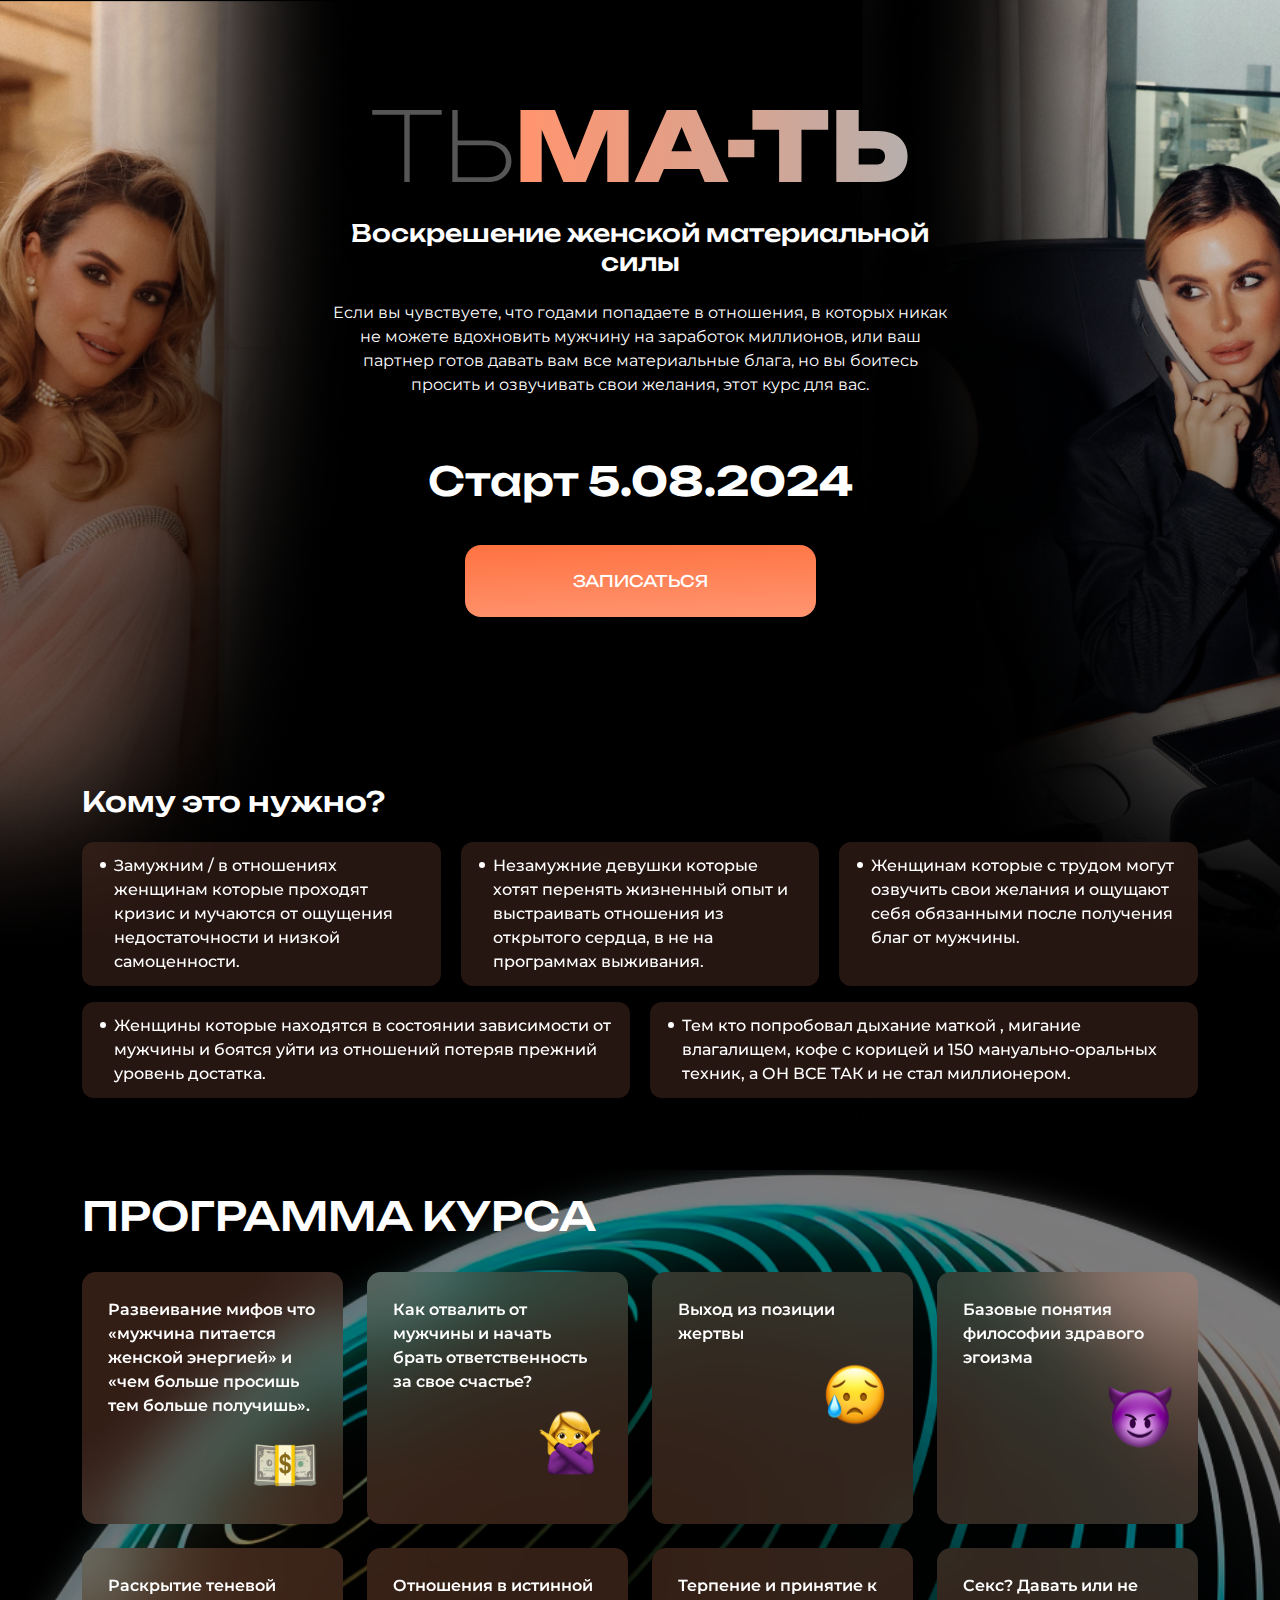
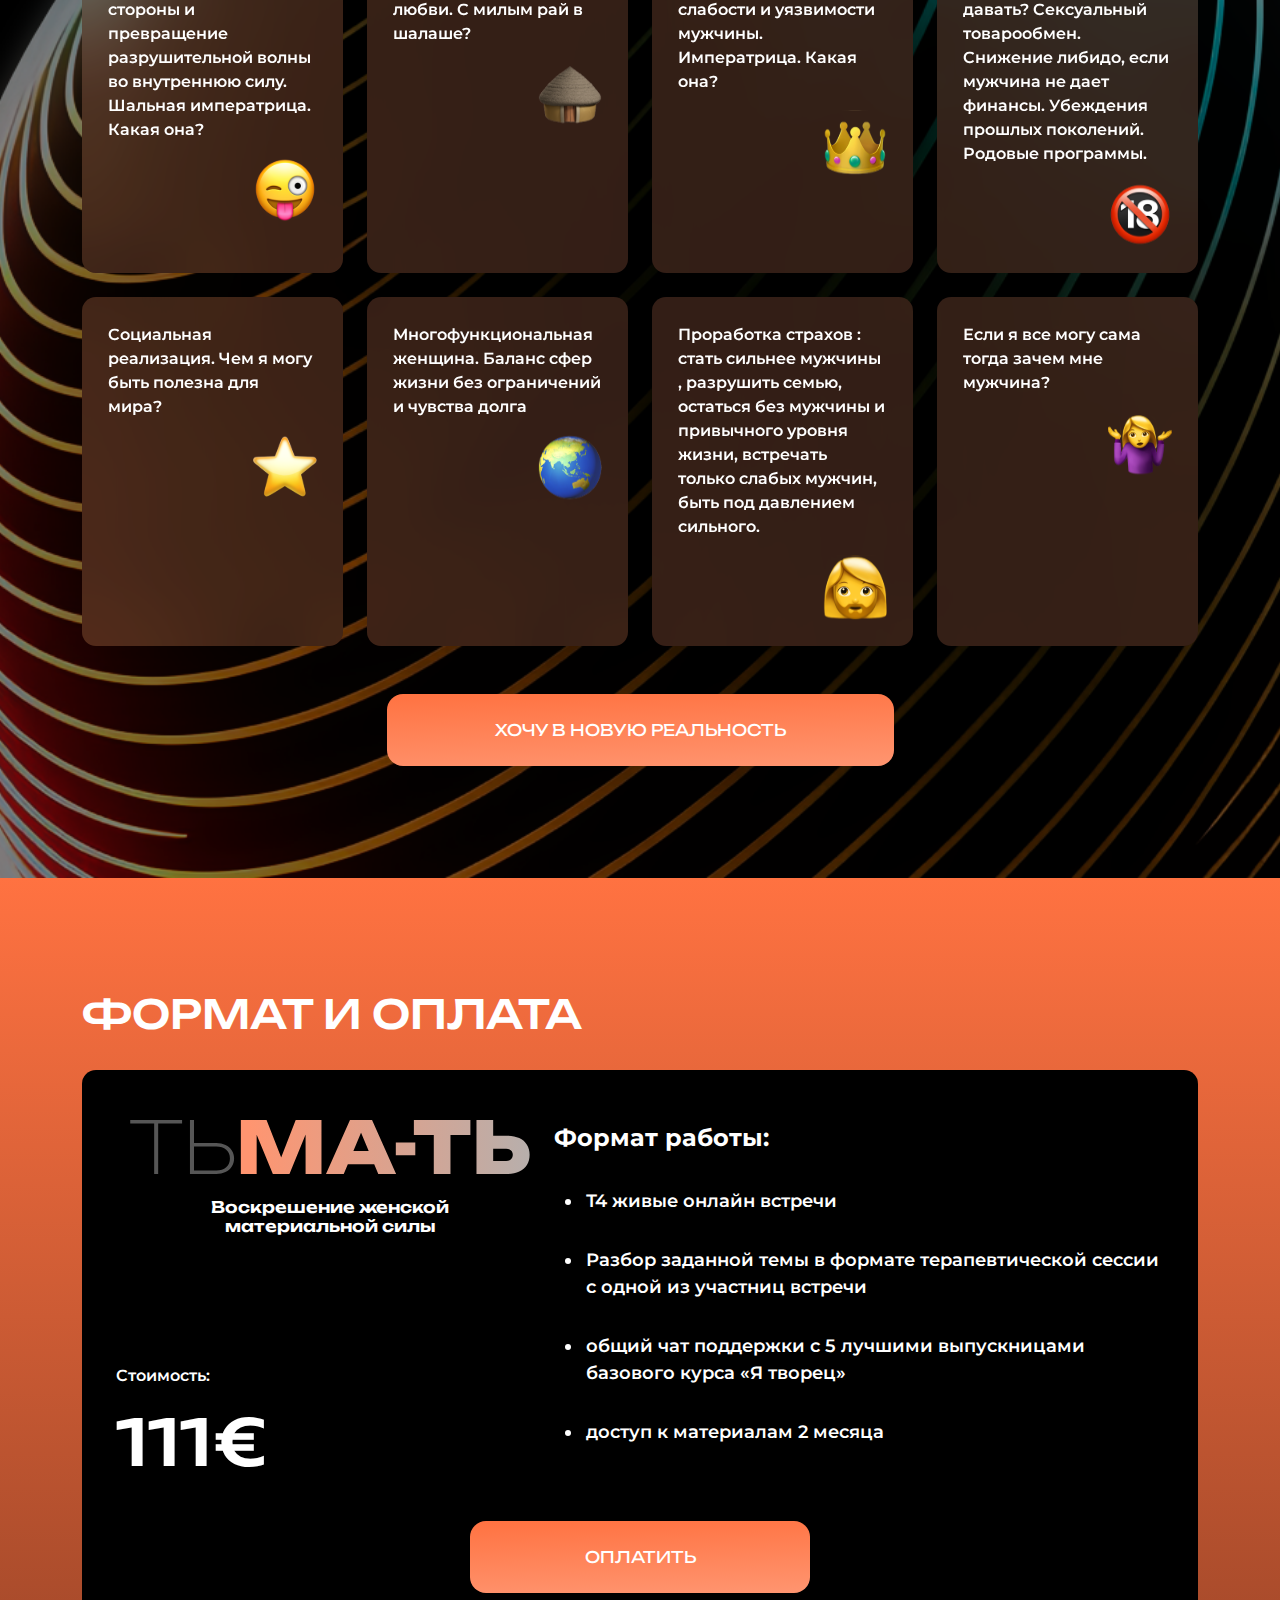
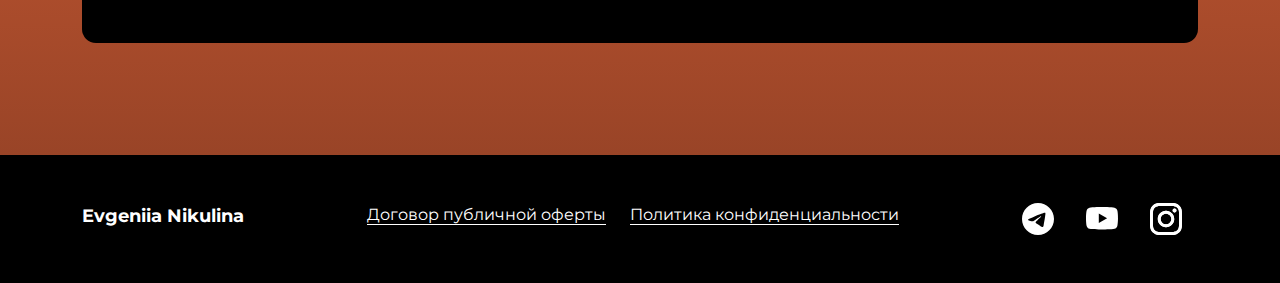
<file: public_html/index.html>
<!DOCTYPE html>
<html lang="ru">
<head>
    <meta charset="UTF-8">
    <meta name="viewport" content="width=device-width, initial-scale=1.0">
    <title>ТьМа-ть</title>

    <!-- Google Fonts -->
    <link rel="preconnect" href="https://fonts.googleapis.com">
    <link rel="preconnect" href="https://fonts.gstatic.com" crossorigin>
    <link href="https://fonts.googleapis.com/css2?family=Montserrat:ital,wght@0,100..900;1,100..900&family=Unbounded:wght@200..900&display=swap" rel="stylesheet">

    <!-- Style -->
    <link rel="stylesheet" href="./css/app.min.css">
</head>
<body data-bs-theme="dark">
  <div class="wrapper">
    <section class="cover">
      <div class="cover-body">
        <div class="container">
          <div class="cover-inner">
            <h1 class="display-0 text-uppercase"><img src="img/mother.svg" alt=""></h1>
            <p class="h4">Воскрешение женской материальной силы</p>
            <p>
              Если вы чувствуете, что годами попадаете в отношения, в которых никак не можете вдохновить мужчину на заработок миллионов, 
              или ваш партнер готов давать вам все материальные блага, но вы боитесь просить и озвучивать свои желания, этот курс для вас.
            </p>
            <p class="h1 h1_date">Старт <b>5.08.2024</b></p>
            <a data-scroll href="#conditions" class="btn btn-primary btn-lg btn-gradient">Записаться</a>
          </div>
        </div>
      </div>
      <div class="cover-footer">
        <div class="container">
          <div class="needs">
            <h3>Кому это нужно?</h3>
            <div class="needs__list">
              <ul class="list__1st list_n">
                <li>Замужним / в отношениях женщинам которые проходят кризис и мучаются от ощущения недостаточности и низкой самоценности.</li>
                <li>Незамужние девушки которые хотят перенять жизненный опыт и выстраивать отношения из открытого сердца, в не на программах выживания. </li>
                <li>Женщинам которые с трудом могут озвучить свои желания и ощущают себя обязанными после получения благ от мужчины.</li>
              </ul>
              <ul class="list__2st list_n">
                <li>Женщины которые находятся в состоянии зависимости от мужчины и боятся  уйти из отношений потеряв прежний уровень достатка.</li>
                <li>Тем кто попробовал дыхание маткой , мигание влагалищем, кофе с корицей и 150 мануально-оральных техник, а ОН ВСЕ ТАК и не стал миллионером.</li>
              </ul>
            </div>
          </div>
        </div>
      </div>
    </section>

    <section class="section section-course">
      <div class="container">
        <h2 class="h1 section-title">Программа курса</h2>
        <div class="row g-4">
          <div class="col-lg-4 col-xl-3">
            <div class="card card-default">
              <p>Развеивание мифов что «мужчина питается женской энергией» и «чем больше просишь тем больше получишь». </p>
              <img src="img/icon_1.svg" alt="icon">
            </div>
          </div>
          <div class="col-lg-4 col-xl-3">
            <div class="card card-default">
              <p>Как отвалить от мужчины и начать брать ответственность за свое счастье? </p>
              <img src="img/icon_2.svg" alt="icon">
            </div>
          </div>
          <div class="col-lg-4 col-xl-3">
            <div class="card card-default">
              <p>Выход из позиции жертвы</p>
              <img src="img/icon_3.svg" alt="icon">
            </div>
          </div>
          <div class="col-lg-4 col-xl-3">
            <div class="card card-default">
              <p>Базовые понятия философии здравого эгоизма </p>
              <img src="img/icon_4.svg" alt="icon">
            </div>
          </div>
          <div class="col-lg-4 col-xl-3">
            <div class="card card-default">
              <p>Раскрытие теневой стороны и превращение разрушительной волны во внутреннюю силу. Шальная императрица. Какая она?</p>
              <img src="img/icon_5.svg" alt="icon">
            </div>
          </div>
          <div class="col-lg-4 col-xl-3">
            <div class="card card-default">
              <p>Отношения в истинной любви. С милым рай в шалаше? </p>
              <img src="img/icon_6.svg" alt="icon">
            </div>
          </div>
          <div class="col-lg-4 col-xl-3">
            <div class="card card-default">
              <p>Терпение и принятие к слабости и уязвимости мужчины. Императрица. Какая она?</p>
              <img src="img/icon_7.svg" alt="icon">
            </div>
          </div>
          <div class="col-lg-4 col-xl-3">
            <div class="card card-default">
              <p>Секс? Давать или не давать? Сексуальный товарообмен. Снижение либидо, если мужчина не дает финансы. Убеждения прошлых поколений. Родовые программы. </p>
              <img src="img/icon_8.svg" alt="icon">
            </div>
          </div>
          <div class="col-lg-4 col-xl-3">
            <div class="card card-default">
              <p>Социальная реализация. Чем я могу быть полезна для мира? </p>
              <img src="img/icon_9.svg" alt="icon">
            </div>
          </div>
          <div class="col-lg-4 col-xl-3">
            <div class="card card-default">
              <p>Многофункциональная женщина. Баланс сфер жизни без ограничений и чувства долга</p>
              <img src="img/icon_10.svg" alt="icon">
            </div>
          </div>
          <div class="col-lg-4 col-xl-3">
            <div class="card card-default">
              <p>Проработка страхов : стать сильнее мужчины , разрушить семью, остаться без мужчины и привычного уровня жизни, встречать только слабых мужчин, быть под давлением сильного.</p>
              <img src="img/icon_11.svg" alt="icon">
            </div>
          </div>
          <div class="col-lg-4 col-xl-3">
            <div class="card card-default">
              <p>Если я все могу сама тогда зачем мне мужчина?</p>
              <img src="img/icon_12.svg" alt="icon">
            </div>
          </div>
          
        </div>
        <div class="text-center mt-5">
          <a data-scroll href="#conditions" class="btn btn-primary btn-lg btn-gradient">Хочу в новую реальность</a>
        </div>
      </div>
    </section>

    <section id="conditions" class="section section-conditions">
      <div class="container">
        <h2 class="h1 section-title">Формат и оплата</h2>
        <div class="row g-4">
          <div class="col-lg-12 col-xl-12">
            <div class="card card-lg card-primary">

              <div class="card-body">

                <div class="body-left">
                  <h4><img src="img/mother.svg" alt=""></h4>
                  <p class="h4 body-left_h4">Воскрешение женской материальной силы</p>
                  <div class="card-price">
                    <p>Стоимость:</p>
                    <spna class="h1 h1_price">111€</spna>
                  </div>
                </div>

                <ul class="card-list">
                  <span class="li__title">Формат  работы:</span>
                  <li>Т4 живые онлайн встречи </li>
                  <li>Разбор заданной темы в формате терапевтической сессии с одной из участниц встречи </li>
                  <li>общий чат поддержки с 5 лучшими выпускницами базового курса «Я творец» </li>
                  <li>доступ к материалам 2 месяца</li>
                </ul>

              </div>

              <div class="card-footer">
                <a class="btn btn-primary btn-lg btn-gradient" href="https://buy.stripe.com/4gwfZ8dGOc8u2tOaFa" target="_blank">Оплатить</a>
              </div>
            </div>
          </div>
          
        

          
              </div>
            </div>
          </div>
        </div>
      </div>
    </section>
  </div>
  <footer class="footer">
    <div class="container">
      <div class="row g-5 text-center justify-content-between">
        <div class="col-lg-auto">
          <p class="footer-p">Evgeniia Nikulina</p>
        </div>
        <div class="col-lg-auto">
          <div class="row g-4">
            <div class="col-lg-auto"><a href="oferta.html">Договор публичной оферты</a></div>
            <div class="col-lg-auto"><a href="confidentiality.html">Политика конфиденциальности</a></div>
          </div>
        </div>
        <div class="col-lg-auto">
          <div class="row g-4">
            <ul class="social">
              <li class="social-item">
                <a class="social-link" href="https://t.me/+juD8Hk4rjnY0Y2Qy" target="_blank">
                  <svg class="icon social-icon">
                    <use xlink:href="./sprite/sprite.svg#telegram"></use>
                  </svg>
                </a>
              </li>
              <li class="social-item">
                <a class="social-link" href="https://www.youtube.com/@nikulinaevgenia" target="_blank">
                  <svg class="icon social-icon">
                    <use xlink:href="./sprite/sprite.svg#youtube"></use>
                  </svg>
                </a>
              </li>
              <li class="social-item">
                <a class="social-link" href="https://www.instagram.com/nikulina_evgenia" target="_blank">
                  <svg class="icon social-icon">
                    <use xlink:href="./sprite/sprite.svg#instagram"></use>
                  </svg>
                </a>
              </li>
            </ul>
          </div>
        </div>
      </div>
    </div>
  </footer>

  <script>
    document
    .querySelectorAll('a[href^="#"]')
    .forEach(trigger => {
        trigger.onclick = function(e) {
            e.preventDefault();
            let hash = this.getAttribute('href');
            let target = document.querySelector(hash);
            let headerOffset = 100;
            let elementPosition = target.offsetTop;
            let offsetPosition = elementPosition - headerOffset;

            window.scrollTo({
                top: offsetPosition,
                behavior: "smooth"
            });
        };
    });
  </script>
</body>
</html>
</file>
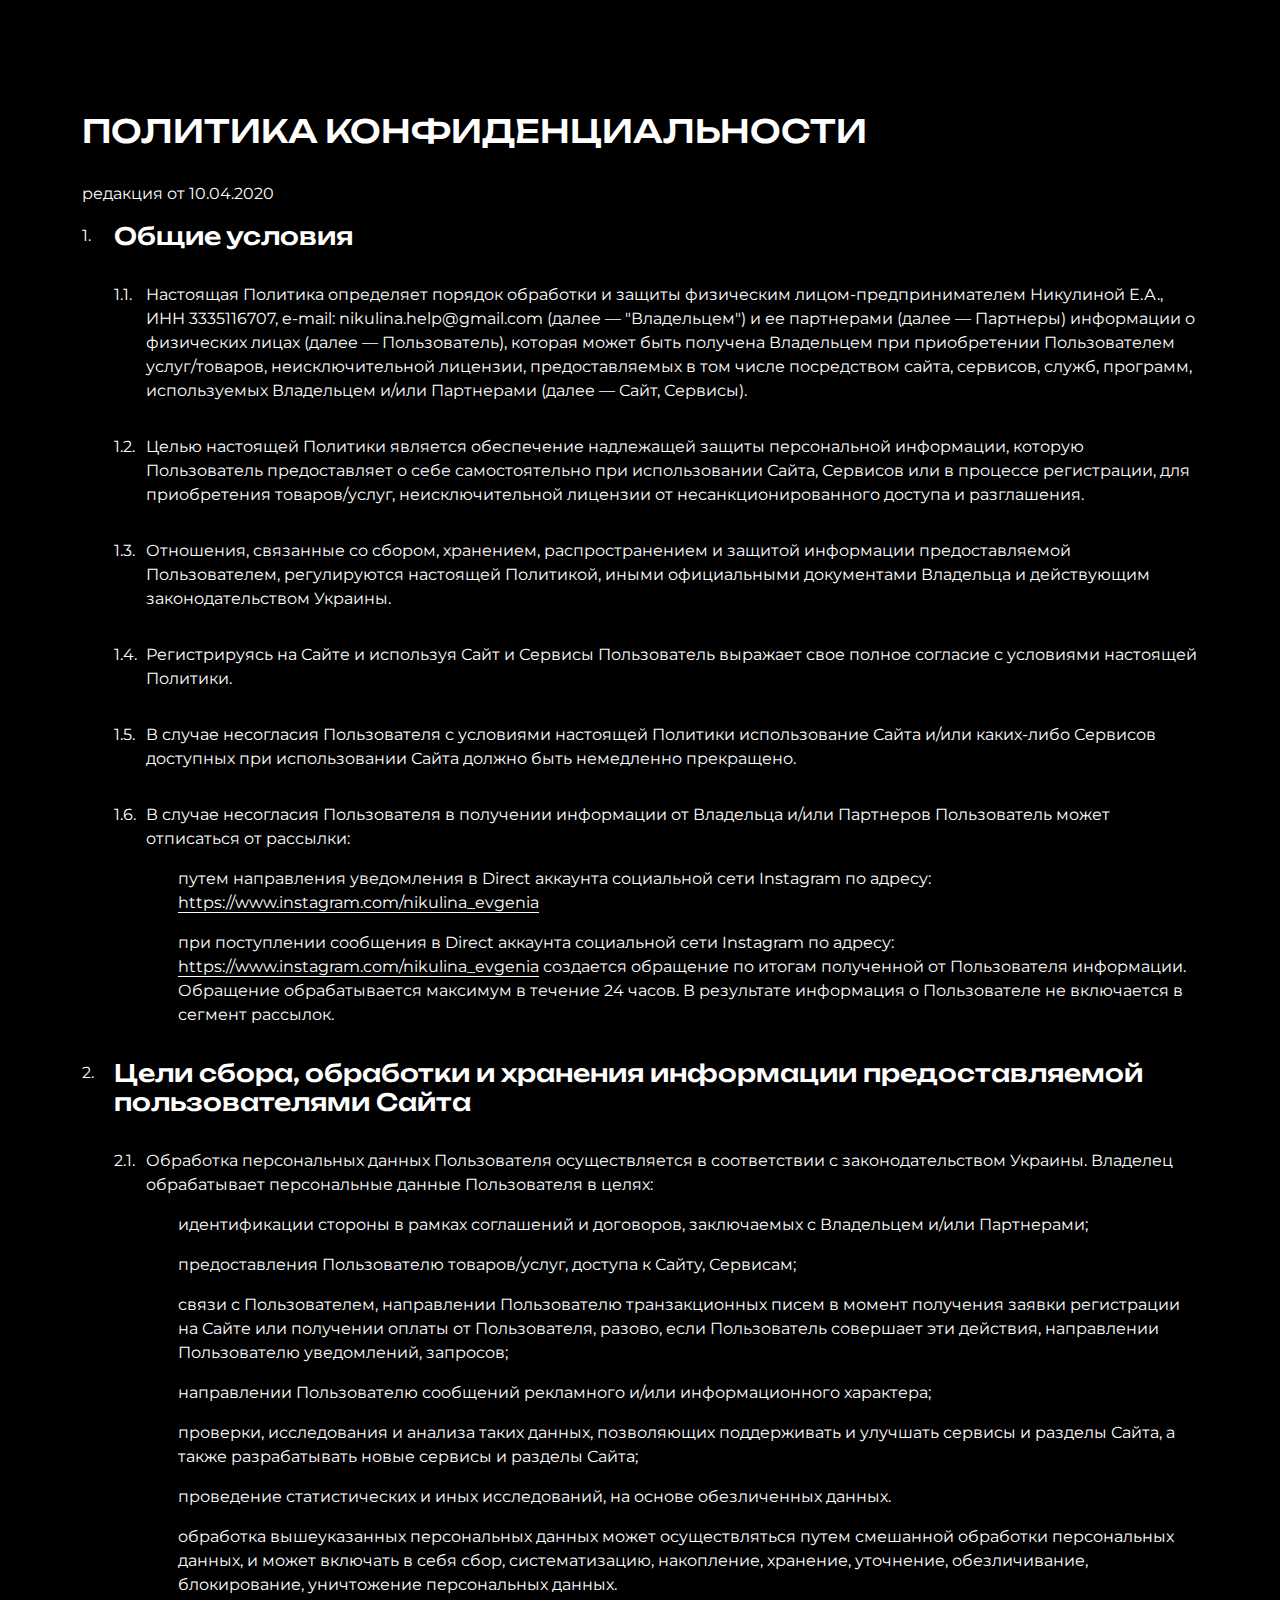
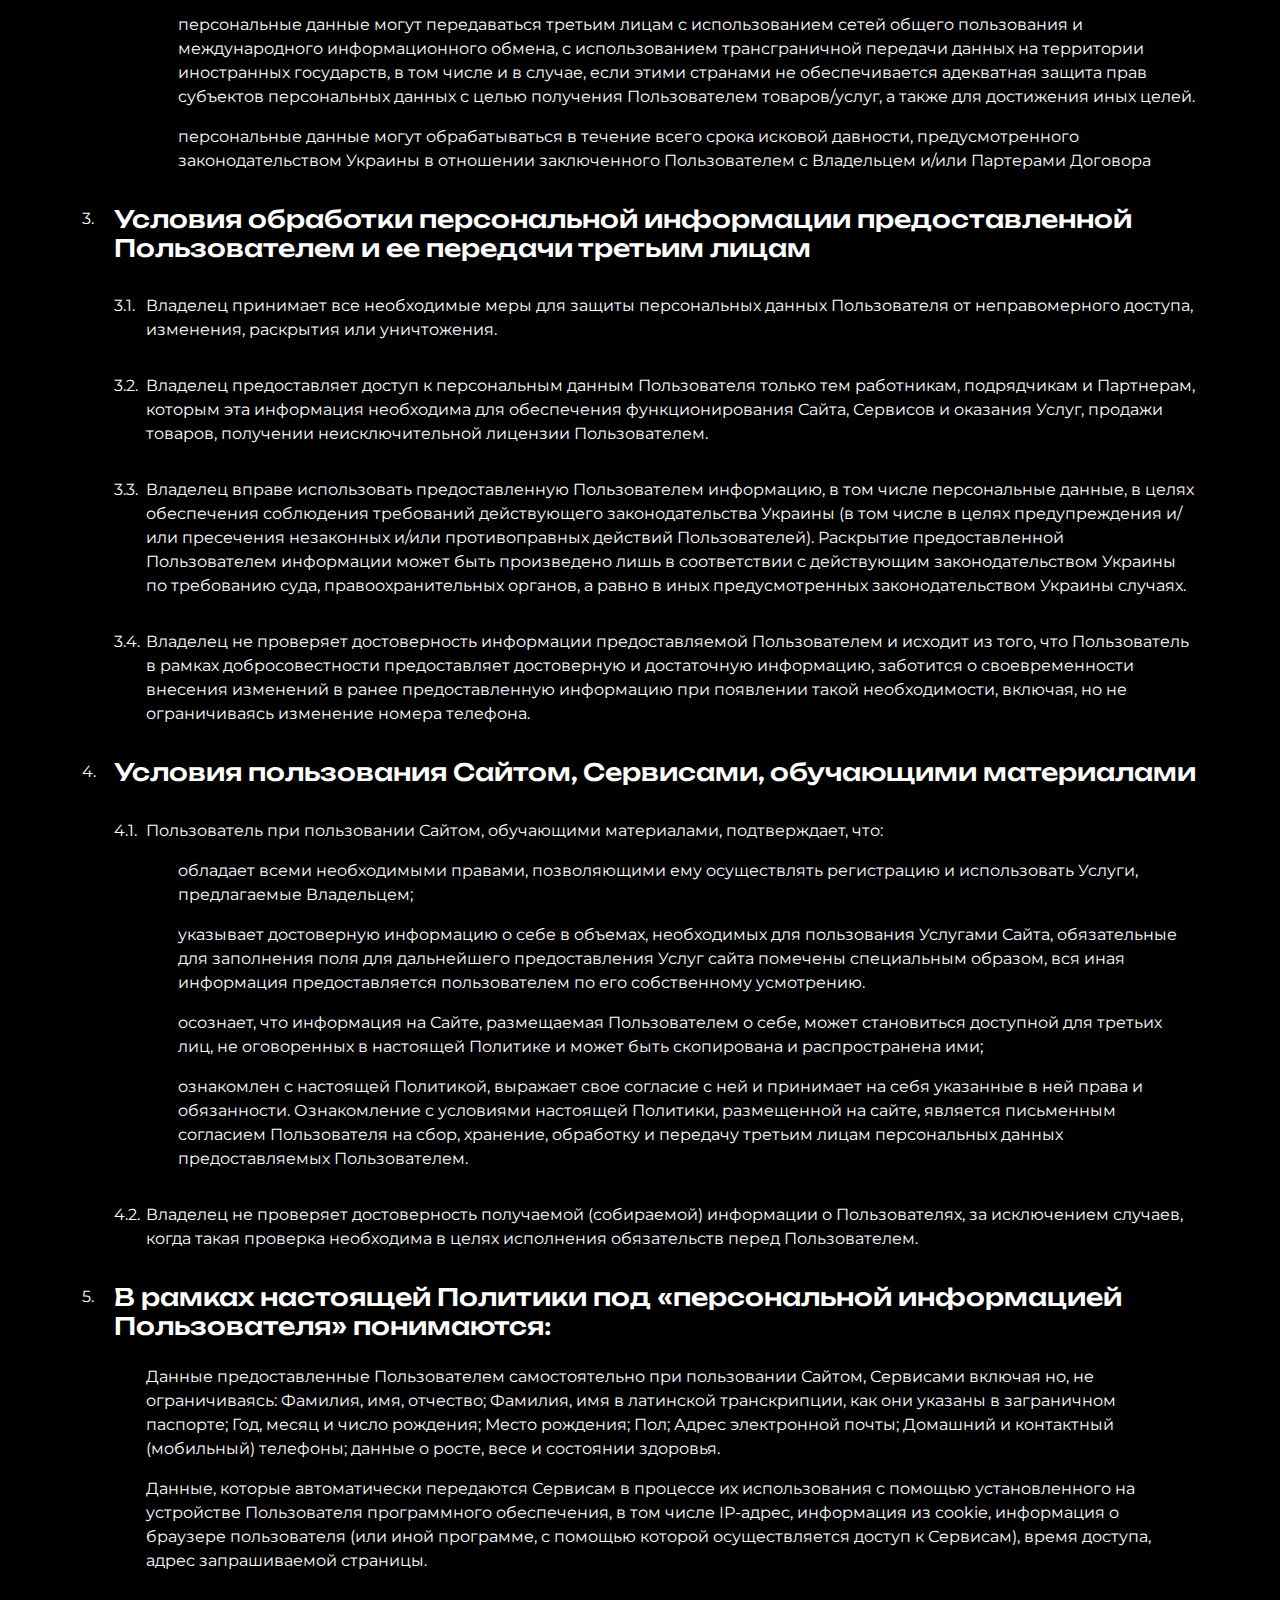
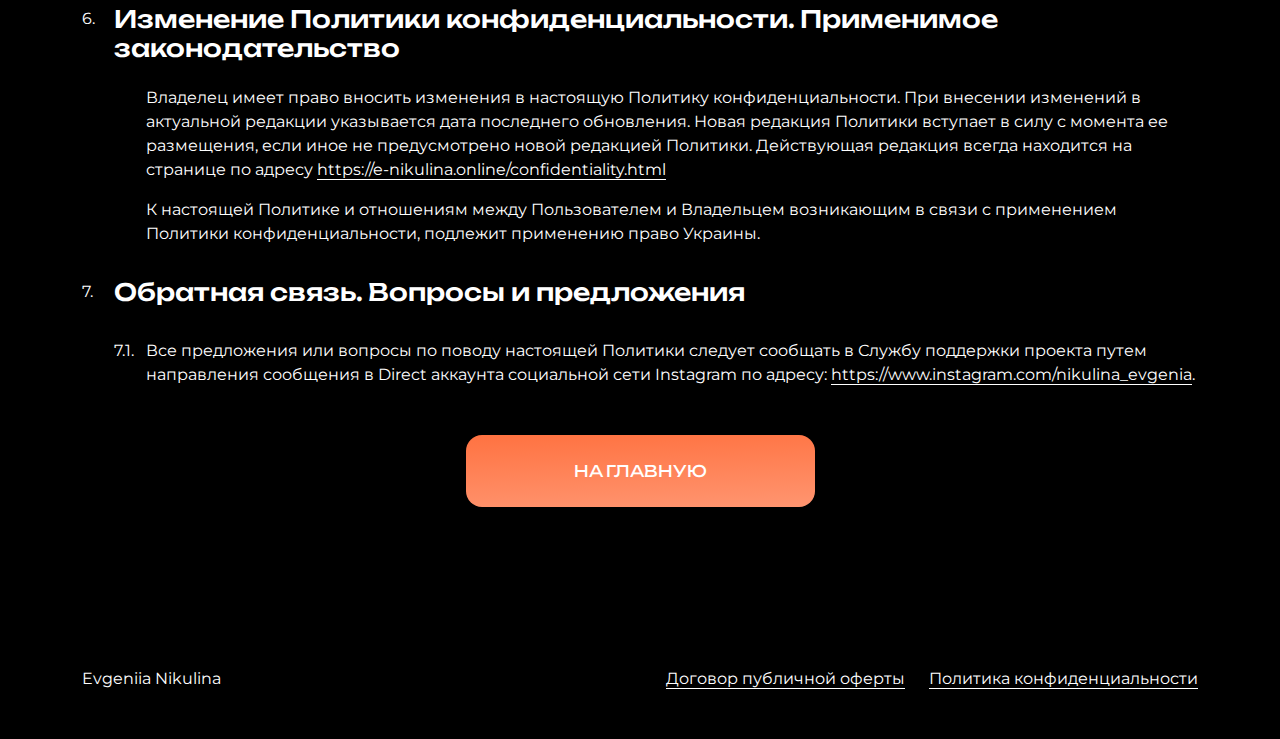
<file: public_html/confidentiality.html>
<!DOCTYPE html>
<html lang="ru">
<head>
    <meta charset="UTF-8">
    <meta name="viewport" content="width=device-width, initial-scale=1.0">
    <title>Я творец | Политика конфиденциальности</title>

    <!-- Google Fonts -->
    <link rel="preconnect" href="https://fonts.googleapis.com">
    <link rel="preconnect" href="https://fonts.gstatic.com" crossorigin>
    <link href="https://fonts.googleapis.com/css2?family=Montserrat:ital,wght@0,100..900;1,100..900&family=Unbounded:wght@200..900&display=swap" rel="stylesheet">

    <!-- Style -->
    <link rel="stylesheet" href="./css/app.min.css">
</head>
<body data-bs-theme="dark">
  <div class="wrapper">
    <section class="section">
        <div class="container">
            <h1 class="h2 section-title">Политика конфиденциальности</h1>
            <p>редакция от 10.04.2020</p>

            <ol>
                <li><h4>Общие условия</h4>
                    <ol>
                        <li>Настоящая Политика определяет порядок обработки и защиты физическим лицом-предпринимателем Никулиной Е.А., ИНН 3335116707, e-mail: nikulina.help@gmail.com (далее — "Владельцем") и ее партнерами (далее — Партнеры) информации о физических лицах (далее — Пользователь), которая может быть получена Владельцем при приобретении Пользователем услуг/товаров, неисключительной лицензии, предоставляемых в том числе посредством сайта, сервисов, служб, программ, используемых Владельцем и/или Партнерами (далее — Сайт, Сервисы).</li>
                        <li>Целью настоящей Политики является обеспечение надлежащей защиты персональной информации, которую Пользователь предоставляет о себе самостоятельно при использовании Сайта, Сервисов или в процессе регистрации, для приобретения товаров/услуг, неисключительной лицензии от несанкционированного доступа и разглашения.</li>
                        <li>Отношения, связанные со сбором, хранением, распространением и защитой информации предоставляемой Пользователем, регулируются настоящей Политикой, иными официальными документами Владельца и действующим законодательством Украины.</li>
                        <li>Регистрируясь на Сайте и используя Сайт и Сервисы Пользователь выражает свое полное согласие с условиями настоящей Политики.</li>
                        <li>В случае несогласия Пользователя с условиями настоящей Политики использование Сайта и/или каких-либо Сервисов доступных при использовании Сайта должно быть немедленно прекращено.</li>
                        <li>В случае несогласия Пользователя в получении информации от Владельца и/или Партнеров Пользователь может отписаться от рассылки:
                            <ul>
                                <li>путем направления уведомления в Direct аккаунта социальной сети Instagram по адресу: <a href="https://www.instagram.com/nikulina_evgenia" target="_blank">https://www.instagram.com/nikulina_evgenia</a></li>
                                <li>при поступлении сообщения в Direct аккаунта социальной сети Instagram по адресу: <a href="https://www.instagram.com/nikulina_evgenia" target="_blank">https://www.instagram.com/nikulina_evgenia</a> создается обращение по итогам полученной от Пользователя информации. Обращение обрабатывается максимум в течение 24 часов. В результате информация о Пользователе не включается в сегмент рассылок.</li></li>
                            </ul>
                        </li>
                    </ol>
                <li><h4>Цели сбора, обработки и хранения информации предоставляемой пользователями Сайта</h4>
                    <ol>
                        <li>Обработка персональных данных Пользователя осуществляется в соответствии с законодательством Украины. Владелец обрабатывает персональные данные Пользователя в целях:
                            <ul>
                                <li>идентификации стороны в рамках соглашений и договоров, заключаемых с Владельцем и/или Партнерами;</li>
                                <li>предоставления Пользователю товаров/услуг, доступа к Сайту, Сервисам;</li>
                                <li>связи с Пользователем, направлении Пользователю транзакционных писем в момент получения заявки регистрации на Сайте или получении оплаты от Пользователя, разово, если Пользователь совершает эти действия, направлении Пользователю уведомлений, запросов;</li>
                                <li>направлении Пользователю сообщений рекламного и/или информационного характера;</li>
                                <li>проверки, исследования и анализа таких данных, позволяющих поддерживать и улучшать сервисы и разделы Сайта, а также разрабатывать новые сервисы и разделы Сайта;</li>
                                <li>проведение статистических и иных исследований, на основе обезличенных данных.</li>
                                <li>обработка вышеуказанных персональных данных может осуществляться путем смешанной обработки персональных данных, и может включать в себя сбор, систематизацию, накопление, хранение, уточнение, обезличивание, блокирование, уничтожение персональных данных.</li>
                                <li>персональные данные могут передаваться третьим лицам с использованием сетей общего пользования и международного информационного обмена, с использованием трансграничной передачи данных на территории иностранных государств, в том числе и в случае, если этими странами не обеспечивается адекватная защита прав субъектов персональных данных с целью получения Пользователем товаров/услуг, а также для достижения иных целей.</li>
                                <li>персональные данные могут обрабатываться в течение всего срока исковой давности, предусмотренного законодательством Украины в отношении заключенного Пользователем с Владельцем и/или Партерами Договора</li>
                            </ul>
                        </li>
                    </ol>
                </li>
                <li><h4>Условия обработки персональной информации предоставленной Пользователем и ее передачи третьим лицам</h4>
                    <ol>
                        <li>Владелец принимает все необходимые меры для защиты персональных данных Пользователя от неправомерного доступа, изменения, раскрытия или уничтожения.</li>
                        <li>Владелец предоставляет доступ к персональным данным Пользователя только тем работникам, подрядчикам и Партнерам, которым эта информация необходима для обеспечения функционирования Сайта, Сервисов и оказания Услуг, продажи товаров, получении неисключительной лицензии Пользователем.</li>
                        <li>Владелец вправе использовать предоставленную Пользователем информацию, в том числе персональные данные, в целях обеспечения соблюдения требований действующего законодательства Украины (в том числе в целях предупреждения и/или пресечения незаконных и/или противоправных действий Пользователей). Раскрытие предоставленной Пользователем информации может быть произведено лишь в соответствии с действующим законодательством Украины по требованию суда, правоохранительных органов, а равно в иных предусмотренных законодательством Украины случаях.</li>
                        <li>Владелец не проверяет достоверность информации предоставляемой Пользователем и исходит из того, что Пользователь в рамках добросовестности предоставляет достоверную и достаточную информацию, заботится о своевременности внесения изменений в ранее предоставленную информацию при появлении такой необходимости, включая, но не ограничиваясь изменение номера телефона.</li>
                    </ol>
                </li>
                <li><h4>Условия пользования Сайтом, Сервисами, обучающими материалами</h4>
                    <ol>
                        <li>Пользователь при пользовании Сайтом, обучающими материалами, подтверждает, что:
                            <ul>
                                <li>обладает всеми необходимыми правами, позволяющими ему осуществлять регистрацию и использовать Услуги, предлагаемые Владельцем;</li>
                                <li>указывает достоверную информацию о себе в объемах, необходимых для пользования Услугами Сайта, обязательные для заполнения поля для дальнейшего предоставления Услуг сайта помечены специальным образом, вся иная информация предоставляется пользователем по его собственному усмотрению.</li>
                                <li>осознает, что информация на Сайте, размещаемая Пользователем о себе, может становиться доступной для третьих лиц, не оговоренных в настоящей Политике и может быть скопирована и распространена ими;</li>
                                <li>ознакомлен с настоящей Политикой, выражает свое согласие с ней и принимает на себя указанные в ней права и обязанности. Ознакомление с условиями настоящей Политики, размещенной на сайте, является письменным согласием Пользователя на сбор, хранение, обработку и передачу третьим лицам персональных данных предоставляемых Пользователем.</li>
                            </ul>
                        </li>
                        <li>Владелец не проверяет достоверность получаемой (собираемой) информации о Пользователях, за исключением случаев, когда такая проверка необходима в целях исполнения обязательств перед Пользователем.</li>
                    </ol>
                </li>
                <li><h4>В рамках настоящей Политики под «персональной информацией Пользователя» понимаются:</h4>
                    <ul>
                        <li>Данные предоставленные Пользователем самостоятельно при пользовании Сайтом, Сервисами включая но, не ограничиваясь: Фамилия, имя, отчество; Фамилия, имя в латинской транскрипции, как они указаны в заграничном паспорте; Год, месяц и число рождения; Место рождения; Пол; Адрес электронной почты; Домашний и контактный (мобильный) телефоны; данные о росте, весе и состоянии здоровья.</li>
                        <li>Данные, которые автоматически передаются Сервисам в процессе их использования с помощью установленного на устройстве Пользователя программного обеспечения, в том числе IP-адрес, информация из cookie, информация о браузере пользователя (или иной программе, с помощью которой осуществляется доступ к Сервисам), время доступа, адрес запрашиваемой страницы.</li>
                    </ul>    
                </li>
                <li><h4>Изменение Политики конфиденциальности. Применимое законодательство</h4>
                    <ul>
                        <li>Владелец имеет право вносить изменения в настоящую Политику конфиденциальности. При внесении изменений в актуальной редакции указывается дата последнего обновления. Новая редакция Политики вступает в силу с момента ее размещения, если иное не предусмотрено новой редакцией Политики. Действующая редакция всегда находится на странице по адресу <a href="https://e-nikulina.online/confidentiality.html">https://e-nikulina.online/confidentiality.html</a></li>
                        <li>К настоящей Политике и отношениям между Пользователем и Владельцем возникающим в связи с применением Политики конфиденциальности, подлежит применению право Украины.</li>
                    </ul>
                </li>
                <li><h4>Обратная связь. Вопросы и предложения</h4>
                    <ol>
                        <li>Все предложения или вопросы по поводу настоящей Политики следует сообщать в Службу поддержки проекта путем направления сообщения в Direct аккаунта социальной сети Instagram по адресу: <a href="https://www.instagram.com/nikulina_evgenia" target="_blank">https://www.instagram.com/nikulina_evgenia</a>.</li></li>
                    </ol>
                </li>
            </ol>
            <div class="text-center mt-5">
                <a href="index.html" class="btn btn-primary btn-lg btn-gradient">На главную</a>
            </div>
        </div>
    </section>
  </div>
  <footer class="footer">
    <div class="container">
      <div class="row g-5 text-center justify-content-between">
        <div class="col-lg-auto">
          <p>Evgeniia Nikulina</p>
        </div>
        <div class="col-lg-auto">
          <div class="row g-4">
            <div class="col-lg-auto"><a href="oferta.html">Договор публичной оферты</a></div>
            <div class="col-lg-auto"><a href="confidentiality.html">Политика конфиденциальности</a></div>
          </div>
        </div>
      </div>
    </div>
  </footer>
</body>
</file>
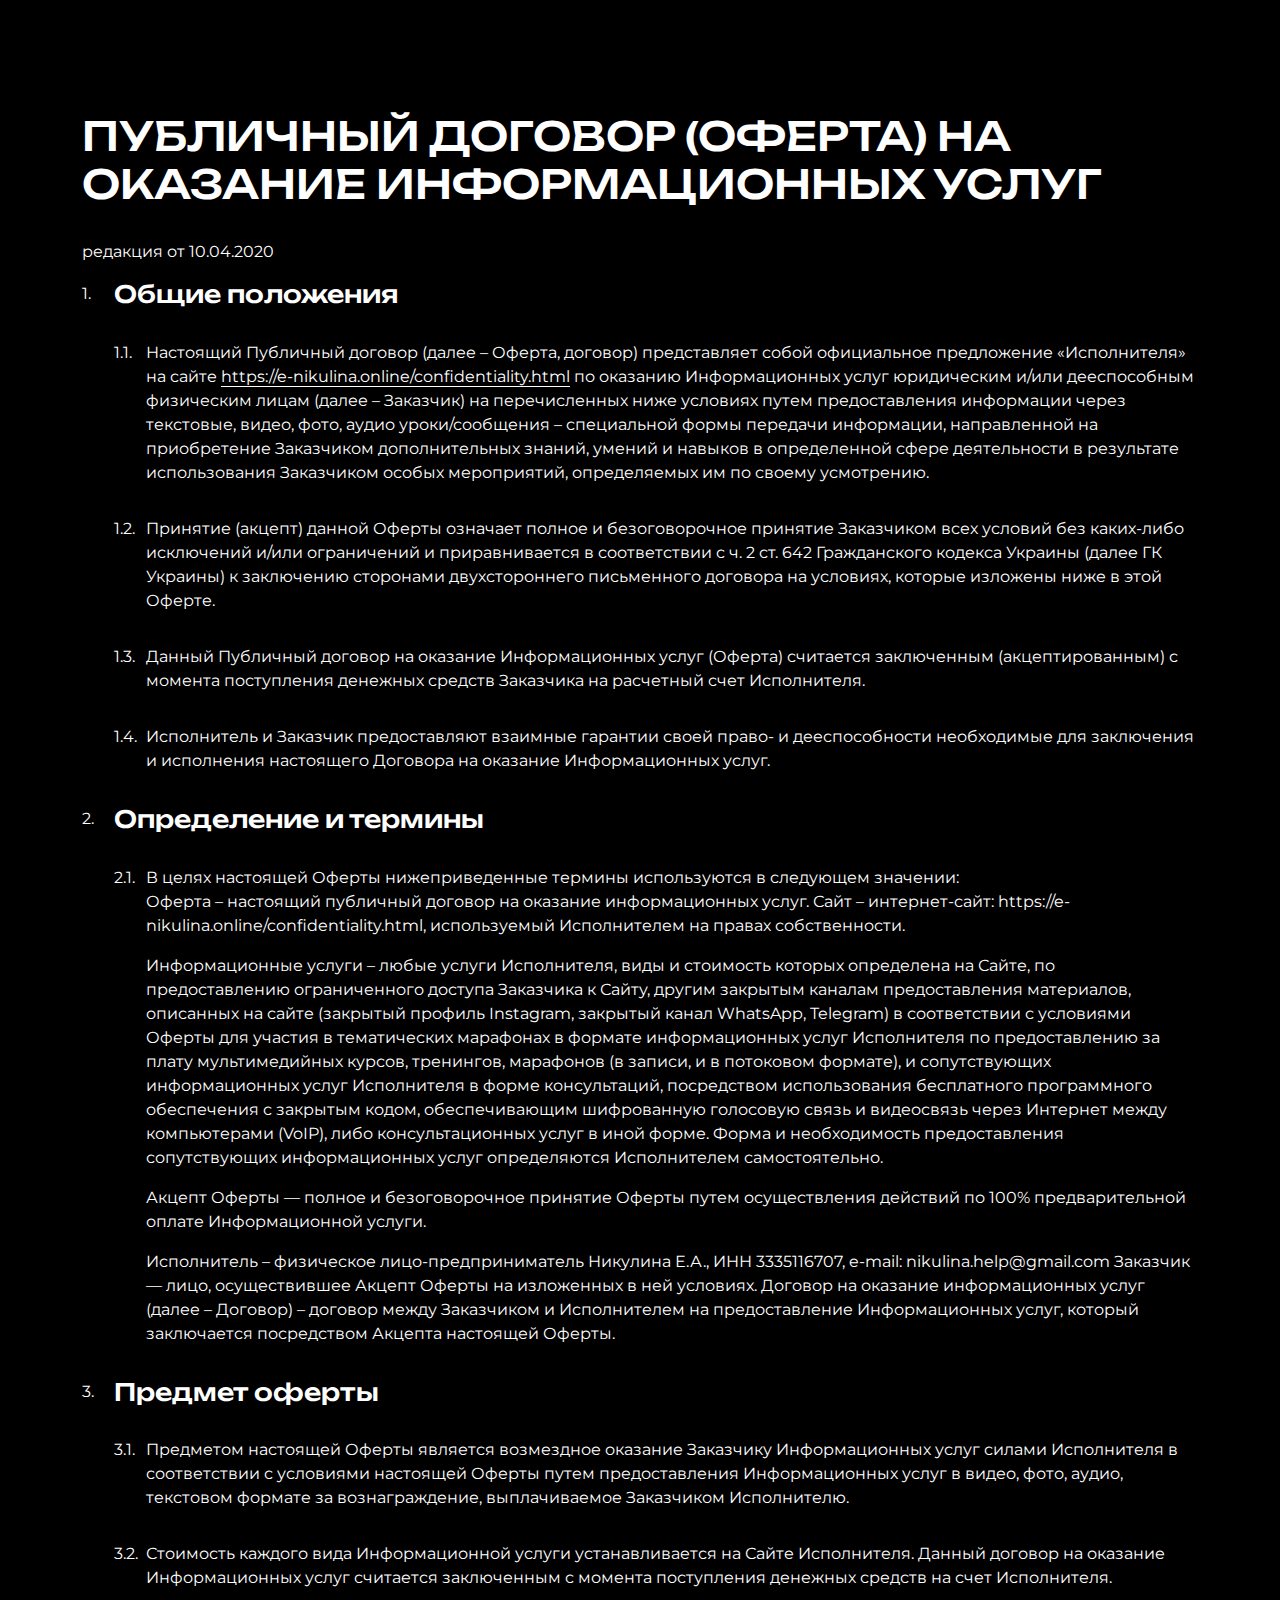
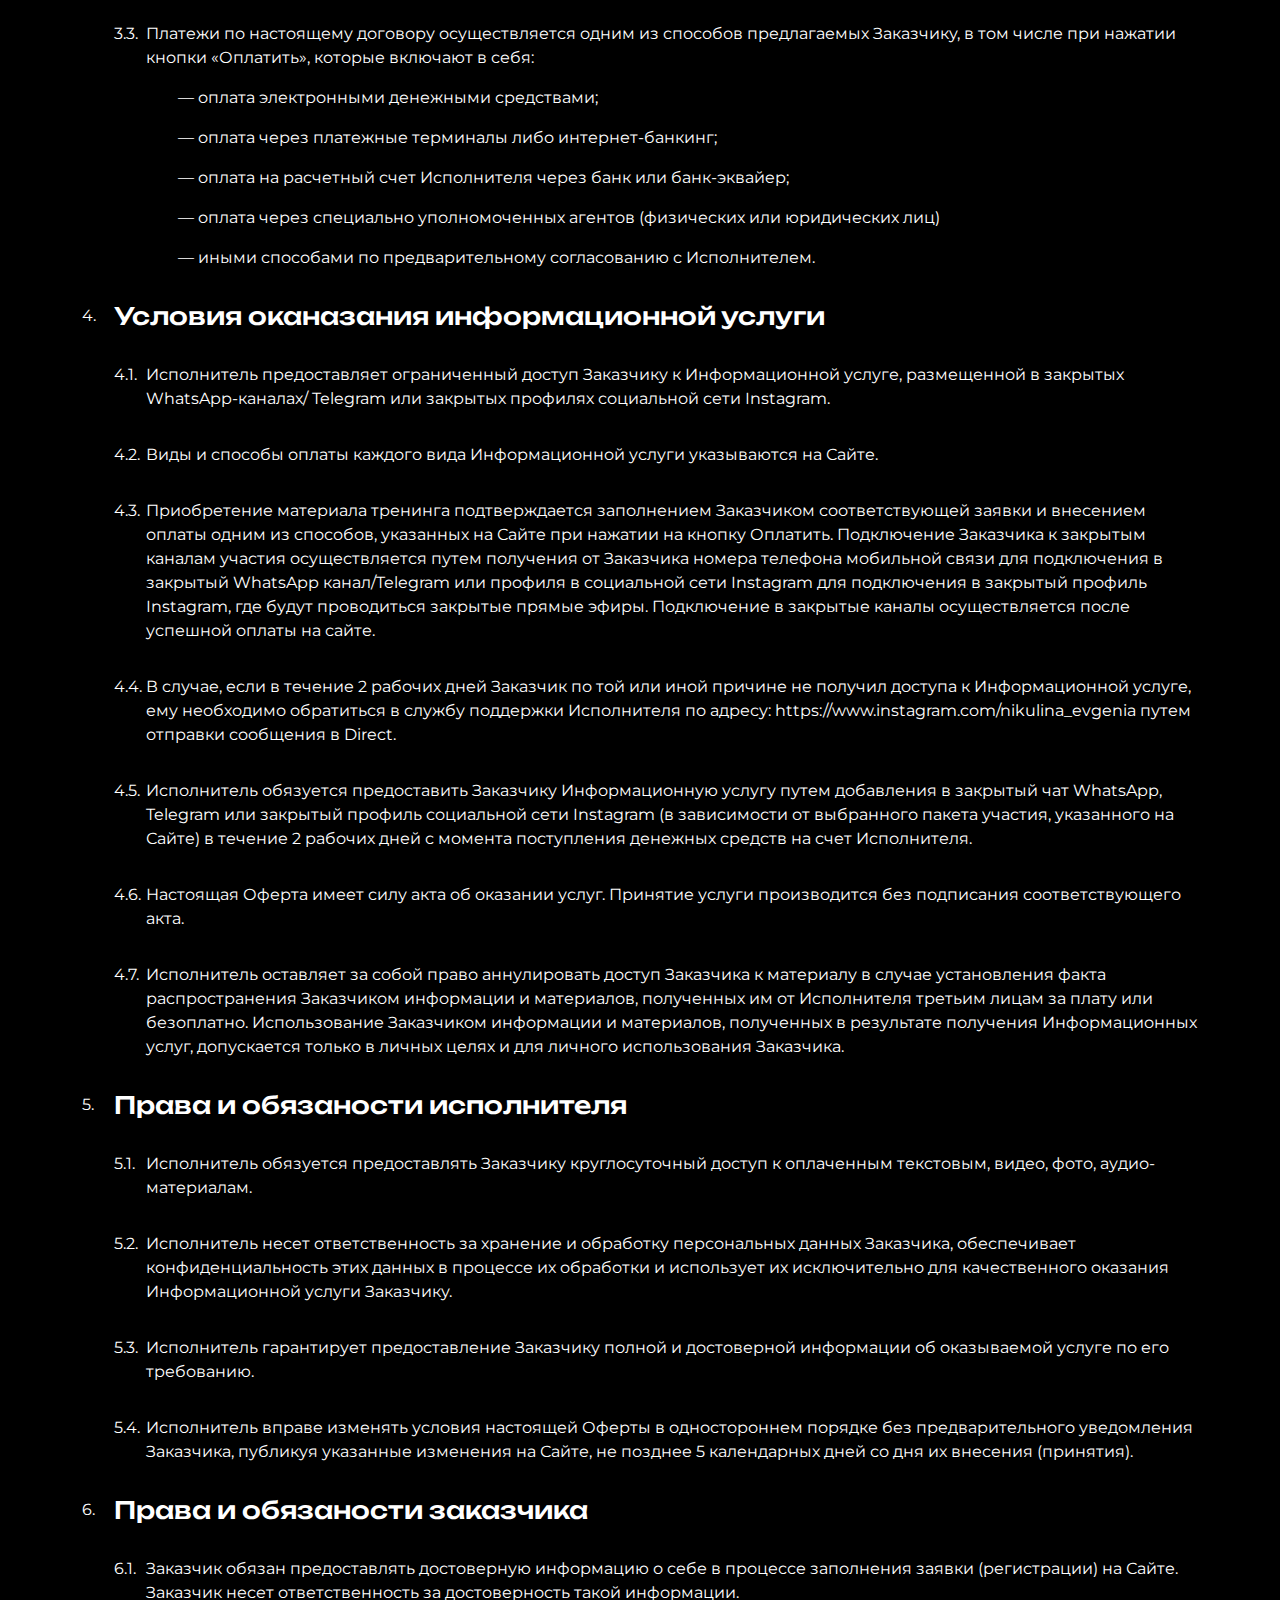
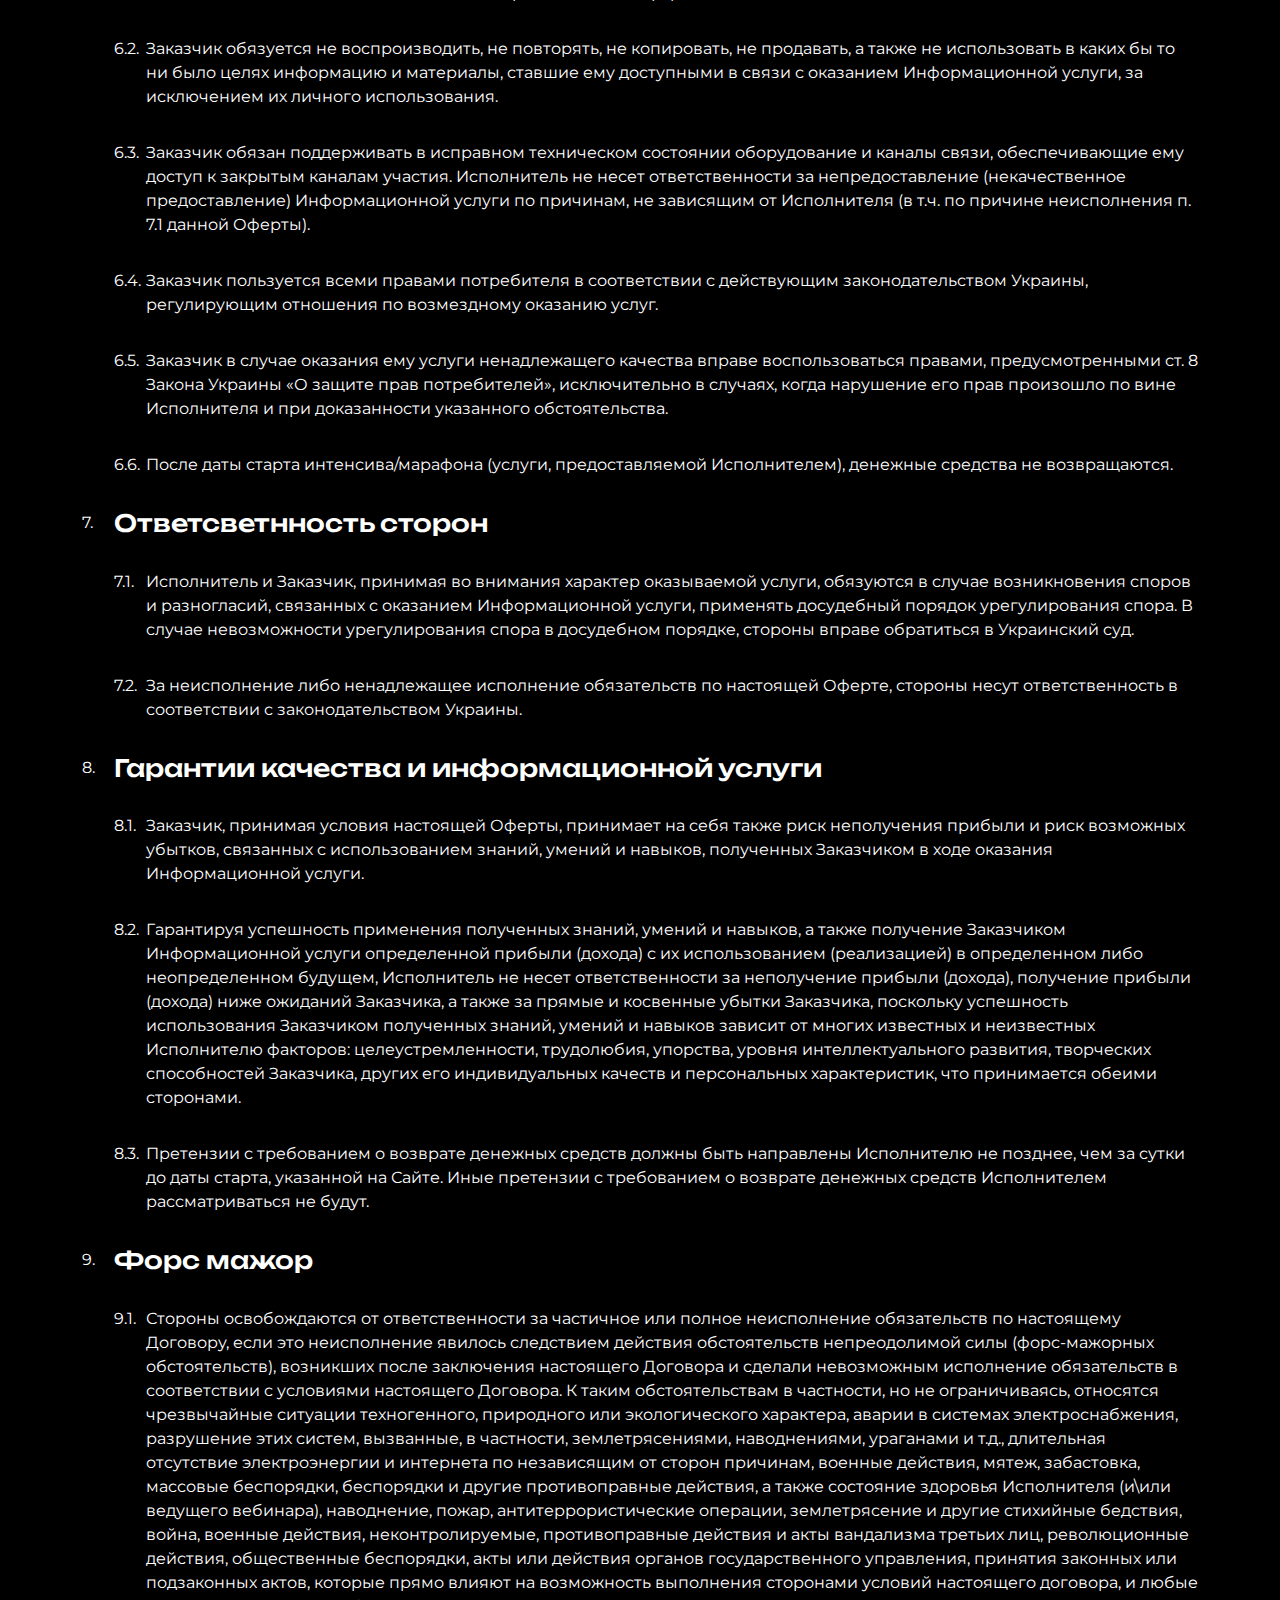
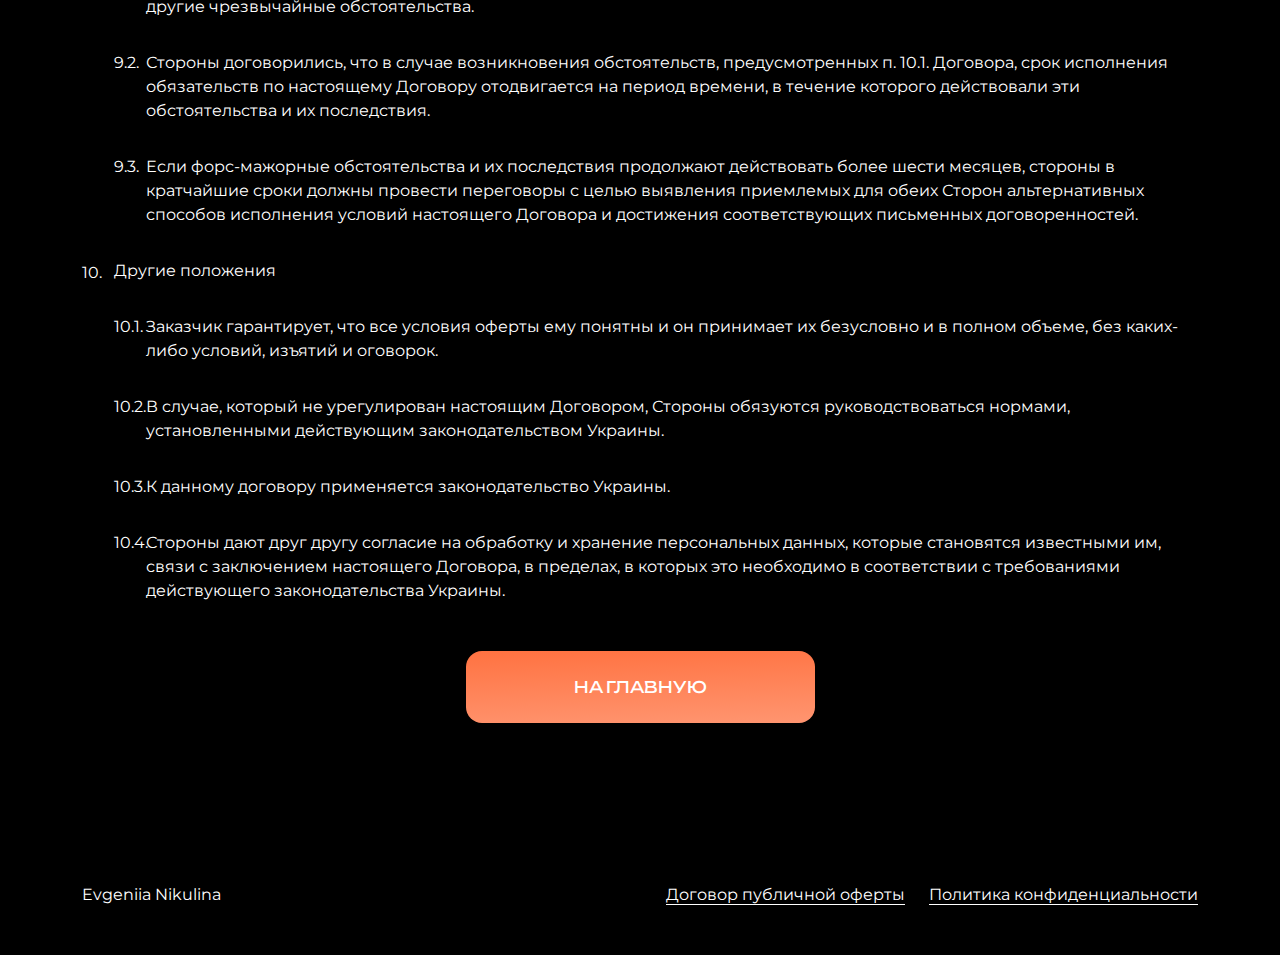
<file: public_html/oferta.html>
<!DOCTYPE html>
<html lang="ru">
<head>
    <meta charset="UTF-8">
    <meta name="viewport" content="width=device-width, initial-scale=1.0">
    <title>Я творец | Договор публичной оферты</title>

    <!-- Google Fonts -->
    <link rel="preconnect" href="https://fonts.googleapis.com">
    <link rel="preconnect" href="https://fonts.gstatic.com" crossorigin>
    <link href="https://fonts.googleapis.com/css2?family=Montserrat:ital,wght@0,100..900;1,100..900&family=Unbounded:wght@200..900&display=swap" rel="stylesheet">

    <!-- Style -->
    <link rel="stylesheet" href="./css/app.min.css">
</head>
<body data-bs-theme="dark">
  <div class="wrapper">
    <section class="section">
        <div class="container">
            <h1 class="section-title">Публичный договор (оферта) на оказание информационных услуг</h1>
            <p>редакция от 10.04.2020</p>

            <ol>
                <li><h4>Общие положения</h4>
                    <ol>
                        <li>Настоящий Публичный договор (далее – Оферта, договор) представляет собой официальное предложение «Исполнителя» на сайте <a href="https://e-nikulina.online/">https://e-nikulina.online/confidentiality.html</a> по оказанию Информационных услуг юридическим и/или дееспособным физическим лицам (далее – Заказчик) на перечисленных ниже условиях путем предоставления информации через текстовые, видео, фото, аудио уроки/сообщения – специальной формы передачи информации, направленной на приобретение Заказчиком дополнительных знаний, умений и навыков в определенной сфере деятельности в результате использования Заказчиком особых мероприятий, определяемых им по своему усмотрению.</li>
                        <li>Принятие (акцепт) данной Оферты означает полное и безоговорочное принятие Заказчиком всех условий без каких-либо исключений и/или ограничений и приравнивается в соответствии с ч. 2 ст. 642 Гражданского кодекса Украины (далее ГК Украины) к заключению сторонами двухстороннего письменного договора на условиях, которые изложены ниже в этой Оферте.</li>
                        <li>Данный Публичный договор на оказание Информационных услуг (Оферта) считается заключенным (акцептированным) с момента поступления денежных средств Заказчика на расчетный счет Исполнителя.</li>
                        <li>Исполнитель и Заказчик предоставляют взаимные гарантии своей право- и дееспособности необходимые для заключения и исполнения настоящего Договора на оказание Информационных услуг.</li>
                    </ol>
                </li>
                <li><h4>Определение и термины</h4>
                    <ol>
                        <li>В целях настоящей Оферты нижеприведенные термины используются в следующем значении:
                            <p>Оферта – настоящий публичный договор на оказание информационных услуг. Сайт – интернет-сайт: <a href="https://e-nikulina.online/">https://e-nikulina.online/confidentiality.html</a>, используемый Исполнителем на правах собственности.</p>
                            <p>Информационные услуги – любые услуги Исполнителя, виды и стоимость которых определена на Сайте, по предоставлению ограниченного доступа Заказчика к Сайту, другим закрытым каналам предоставления материалов, описанных на сайте (закрытый профиль Instagram, закрытый канал WhatsApp, Telegram) в соответствии с условиями Оферты для участия в тематических марафонах в формате информационных услуг Исполнителя по предоставлению за плату мультимедийных курсов, тренингов, марафонов (в записи, и в потоковом формате), и сопутствующих информационных услуг Исполнителя в форме консультаций, посредством использования бесплатного программного обеспечения с закрытым кодом, обеспечивающим шифрованную голосовую связь и видеосвязь через Интернет между компьютерами (VoIP), либо консультационных услуг в иной форме. Форма и необходимость предоставления сопутствующих информационных услуг определяются Исполнителем самостоятельно.</p>
                            <p>Акцепт Оферты — полное и безоговорочное принятие Оферты путем осуществления действий по 100% предварительной оплате Информационной услуги.</p>
                            <p>Исполнитель – физическое лицо-предприниматель Никулина Е.А., ИНН 3335116707, e-mail: nikulina.help@gmail.com Заказчик — лицо, осуществившее Акцепт Оферты на изложенных в ней условиях. Договор на оказание информационных услуг (далее – Договор) – договор между Заказчиком и Исполнителем на предоставление Информационных услуг, который заключается посредством Акцепта настоящей Оферты.</p>
                        </li>
                    </ol>
                </li>
                <li><h4>Предмет оферты</h4>
                    <ol>
                        <li>Предметом настоящей Оферты является возмездное оказание Заказчику Информационных услуг силами Исполнителя в соответствии с условиями настоящей Оферты путем предоставления Информационных услуг в видео, фото, аудио, текстовом формате за вознаграждение, выплачиваемое Заказчиком Исполнителю.</li>
                        <li>Стоимость каждого вида Информационной услуги устанавливается на Сайте Исполнителя. Данный договор на оказание Информационных услуг считается заключенным с момента поступления денежных средств на счет Исполнителя.</li>
                        <li>Платежи по настоящему договору осуществляется одним из способов предлагаемых Заказчику, в том числе при нажатии кнопки «Оплатить», которые включают в себя:
                            <ul>
                                <li>— оплата электронными денежными средствами;</li>
                                <li>— оплата через платежные терминалы либо интернет-банкинг;</li>
                                <li>— оплата на расчетный счет Исполнителя через банк или банк-эквайeр;</li>
                                <li>— оплата через специально уполномоченных агентов (физических или юридических лиц)</li>
                                <li>— иными способами по предварительному согласованию с Исполнителем.</li>
                            </ul>
                        </li>
                    </ol>
                </li>
                <li><h4>Условия оканазания информационной услуги</h4>
                    <ol>
                        <li>Исполнитель предоставляет ограниченный доступ Заказчику к Информационной услуге, размещенной в закрытых WhatsApp-каналах/ Telegram или закрытых профилях социальной сети Instagram.</li>
                        <li>Виды и способы оплаты каждого вида Информационной услуги указываются на Сайте.</li>
                        <li>Приобретение материала тренинга подтверждается заполнением Заказчиком соответствующей заявки и внесением оплаты одним из способов, указанных на Сайте при нажатии на кнопку Оплатить. Подключение Заказчика к закрытым каналам участия осуществляется путем получения от Заказчика номера телефона мобильной связи для подключения в закрытый WhatsApp канал/Telegram или профиля в социальной сети Instagram для подключения в закрытый профиль Instagram, где будут проводиться закрытые прямые эфиры. Подключение в закрытые каналы осуществляется после успешной оплаты на сайте.</li>
                        <li>В случае, если в течение 2 рабочих дней Заказчик по той или иной причине не получил доступа к Информационной услуге, ему необходимо обратиться в службу поддержки Исполнителя по адресу: https://www.instagram.com/nikulina_evgenia путем отправки сообщения в Direct.</li>
                        <li>Исполнитель обязуется предоставить Заказчику Информационную услугу путем добавления в закрытый чат WhatsApp, Telegram или закрытый профиль социальной сети Instagram (в зависимости от выбранного пакета участия, указанного на Сайте) в течение 2 рабочих дней с момента поступления денежных средств на счет Исполнителя.</li>
                        <li>Настоящая Оферта имеет силу акта об оказании услуг. Принятие услуги производится без подписания соответствующего акта.</li>
                        <li>Исполнитель оставляет за собой право аннулировать доступ Заказчика к материалу в случае установления факта распространения Заказчиком информации и материалов, полученных им от Исполнителя третьим лицам за плату или безоплатно. Использование Заказчиком информации и материалов, полученных в результате получения Информационных услуг, допускается только в личных целях и для личного использования Заказчика.</li>
                    </ol>
                </li>
                <li><h4>Права и обязаности исполнителя</h4>
                    <ol>
                        <li>Исполнитель обязуется предоставлять Заказчику круглосуточный доступ к оплаченным текстовым, видео, фото, аудио- материалам.</li>
                        <li>Исполнитель несет ответственность за хранение и обработку персональных данных Заказчика, обеспечивает конфиденциальность этих данных в процессе их обработки и использует их исключительно для качественного оказания Информационной услуги Заказчику.</li>
                        <li>Исполнитель гарантирует предоставление Заказчику полной и достоверной информации об оказываемой услуге по его требованию.</li>
                        <li>Исполнитель вправе изменять условия настоящей Оферты в одностороннем порядке без предварительного уведомления Заказчика, публикуя указанные изменения на Сайте, не позднее 5 календарных дней со дня их внесения (принятия).</li>
                    </ol>
                </li>
                <li><h4>Права и обязаности заказчика</h4>
                    <ol>
                        <li>Заказчик обязан предоставлять достоверную информацию о себе в процессе заполнения заявки (регистрации) на Сайте. Заказчик несет ответственность за достоверность такой информации.</li>
                        <li>Заказчик обязуется не воспроизводить, не повторять, не копировать, не продавать, а также не использовать в каких бы то ни было целях информацию и материалы, ставшие ему доступными в связи с оказанием Информационной услуги, за исключением их личного использования.</li>
                        <li>Заказчик обязан поддерживать в исправном техническом состоянии оборудование и каналы связи, обеспечивающие ему доступ к закрытым каналам участия. Исполнитель не несет ответственности за непредоставление (некачественное предоставление) Информационной услуги по причинам, не зависящим от Исполнителя (в т.ч. по причине неисполнения п. 7.1 данной Оферты).</li>
                        <li>Заказчик пользуется всеми правами потребителя в соответствии с действующим законодательством Украины, регулирующим отношения по возмездному оказанию услуг.</li>
                        <li>Заказчик в случае оказания ему услуги ненадлежащего качества вправе воспользоваться правами, предусмотренными ст. 8 Закона Украины «О защите прав потребителей», исключительно в случаях, когда нарушение его прав произошло по вине Исполнителя и при доказанности указанного обстоятельства.</li>
                        <li>После даты старта интенсива/марафона (услуги, предоставляемой Исполнителем), денежные средства не возвращаются.</li>
                    </ol>
                </li>
                <li><h4>Ответсветнность сторон</h4>
                    <ol>
                        <li>Исполнитель и Заказчик, принимая во внимания характер оказываемой услуги, обязуются в случае возникновения споров и разногласий, связанных с оказанием Информационной услуги, применять досудебный порядок урегулирования спора. В случае невозможности урегулирования спора в досудебном порядке, стороны вправе обратиться в Украинский суд.</li>
                        <li>За неисполнение либо ненадлежащее исполнение обязательств по настоящей Оферте, стороны несут ответственность в соответствии с законодательством Украины.</li>
                    </ol>
                </li>
                <li><h4>Гарантии качества и информационной услуги</h4>
                    <ol>
                        <li>Заказчик, принимая условия настоящей Оферты, принимает на себя также риск неполучения прибыли и риск возможных убытков, связанных с использованием знаний, умений и навыков, полученных Заказчиком в ходе оказания Информационной услуги.</li>
                        <li>Гарантируя успешность применения полученных знаний, умений и навыков, а также получение Заказчиком Информационной услуги определенной прибыли (дохода) с их использованием (реализацией) в определенном либо неопределенном будущем, Исполнитель не несет ответственности за неполучение прибыли (дохода), получение прибыли (дохода) ниже ожиданий Заказчика, а также за прямые и косвенные убытки Заказчика, поскольку успешность использования Заказчиком полученных знаний, умений и навыков зависит от многих известных и неизвестных Исполнителю факторов: целеустремленности, трудолюбия, упорства, уровня интеллектуального развития, творческих способностей Заказчика, других его индивидуальных качеств и персональных характеристик, что принимается обеими сторонами.</li>
                        <li>Претензии с требованием о возврате денежных средств должны быть направлены Исполнителю не позднее, чем за сутки до даты старта, указанной на Сайте. Иные претензии с требованием о возврате денежных средств Исполнителем рассматриваться не будут.</li>
                    </ol>
                </li>
                <li><h4>Форс мажор</h4>
                    <ol>
                        <li>Стороны освобождаются от ответственности за частичное или полное неисполнение обязательств по настоящему Договору, если это неисполнение явилось следствием действия обстоятельств непреодолимой силы (форс-мажорных обстоятельств), возникших после заключения настоящего Договора и сделали невозможным исполнение обязательств в соответствии с условиями настоящего Договора. К таким обстоятельствам в частности, но не ограничиваясь, относятся чрезвычайные ситуации техногенного, природного или экологического характера, аварии в системах электроснабжения, разрушение этих систем, вызванные, в частности, землетрясениями, наводнениями, ураганами и т.д., длительная отсутствие электроэнергии и интернета по независящим от сторон причинам, военные действия, мятеж, забастовка, массовые беспорядки, беспорядки и другие противоправные действия, а также состояние здоровья Исполнителя (и\или ведущего вебинара), наводнение, пожар, антитеррористические операции, землетрясение и другие стихийные бедствия, война, военные действия, неконтролируемые, противоправные действия и акты вандализма третьих лиц, революционные действия, общественные беспорядки, акты или действия органов государственного управления, принятия законных или подзаконных актов, которые прямо влияют на возможность выполнения сторонами условий настоящего договора, и любые другие чрезвычайные обстоятельства.</li>
                        <li>Стороны договорились, что в случае возникновения обстоятельств, предусмотренных п. 10.1. Договора, срок исполнения обязательств по настоящему Договору отодвигается на период времени, в течение которого действовали эти обстоятельства и их последствия.</li>
                        <li>Если форс-мажорные обстоятельства и их последствия продолжают действовать более шести месяцев, стороны в кратчайшие сроки должны провести переговоры с целью выявления приемлемых для обеих Сторон альтернативных способов исполнения условий настоящего Договора и достижения соответствующих письменных договоренностей.</li>
                    </ol>
                </li>
                <li>Другие положения
                    <ol>
                        <li>Заказчик гарантирует, что все условия оферты ему понятны и он принимает их безусловно и в полном объеме, без каких-либо условий, изъятий и оговорок.</li>
                        <li>В случае, который не урегулирован настоящим Договором, Стороны обязуются руководствоваться нормами, установленными действующим законодательством Украины.</li>
                        <li>К данному договору применяется законодательство Украины.</li>
                        <li>Стороны дают друг другу согласие на обработку и хранение персональных данных, которые становятся известными им, связи с заключением настоящего Договора, в пределах, в которых это необходимо в соответствии с требованиями действующего законодательства Украины.</li>
                    </ol>
                </li>
            </ol>

            <div class="text-center mt-5">
                <a href="index.html" class="btn btn-primary btn-lg btn-gradient">На главную</a>
            </div>
        </div>
    </section>
  </div>
  <footer class="footer">
    <div class="container">
      <div class="row g-5 text-center justify-content-between">
        <div class="col-lg-auto">
          <p>Evgeniia Nikulina</p>
        </div>
        <div class="col-lg-auto">
          <div class="row g-4">
            <div class="col-lg-auto"><a href="oferta.html">Договор публичной оферты</a></div>
            <div class="col-lg-auto"><a href="confidentiality.html">Политика конфиденциальности</a></div>
          </div>
        </div>
      </div>
    </div>
  </footer>
</body>
</file>
<file: public_html/css/app.min.css>
:root,[data-bs-theme=light]{--bs-blue: #007DD4;--bs-indigo: #6610f2;--bs-purple: #6f42c1;--bs-pink: #d63384;--bs-red: #dc3545;--bs-orange: #fd7e14;--bs-yellow: #A67102;--bs-green: #198754;--bs-teal: #20c997;--bs-cyan: #0dcaf0;--bs-black: #000;--bs-white: #fff;--bs-gray: #6c757d;--bs-gray-dark: #343a40;--bs-gray-100: #f8f9fa;--bs-gray-200: #e9ecef;--bs-gray-300: #dee2e6;--bs-gray-400: #ced4da;--bs-gray-500: #adb5bd;--bs-gray-600: #6c757d;--bs-gray-700: #495057;--bs-gray-800: #343a40;--bs-gray-900: #212529;--bs-primary: #007DD4;--bs-secondary: #6c757d;--bs-success: #198754;--bs-info: #0dcaf0;--bs-warning: #A67102;--bs-danger: #dc3545;--bs-light: #f8f9fa;--bs-dark: #212529;--bs-primary-rgb: 0, 125, 212;--bs-secondary-rgb: 108, 117, 125;--bs-success-rgb: 25, 135, 84;--bs-info-rgb: 13, 202, 240;--bs-warning-rgb: 166, 113, 2;--bs-danger-rgb: 220, 53, 69;--bs-light-rgb: 248, 249, 250;--bs-dark-rgb: 33, 37, 41;--bs-primary-text-emphasis: #003255;--bs-secondary-text-emphasis: #2b2f32;--bs-success-text-emphasis: #0a3622;--bs-info-text-emphasis: #055160;--bs-warning-text-emphasis: #422d01;--bs-danger-text-emphasis: #58151c;--bs-light-text-emphasis: #495057;--bs-dark-text-emphasis: #495057;--bs-primary-bg-subtle: #cce5f6;--bs-secondary-bg-subtle: #e2e3e5;--bs-success-bg-subtle: #d1e7dd;--bs-info-bg-subtle: #cff4fc;--bs-warning-bg-subtle: #ede3cc;--bs-danger-bg-subtle: #f8d7da;--bs-light-bg-subtle: #fcfcfd;--bs-dark-bg-subtle: #ced4da;--bs-primary-border-subtle: #99cbee;--bs-secondary-border-subtle: #c4c8cb;--bs-success-border-subtle: #a3cfbb;--bs-info-border-subtle: #9eeaf9;--bs-warning-border-subtle: #dbc69a;--bs-danger-border-subtle: #f1aeb5;--bs-light-border-subtle: #e9ecef;--bs-dark-border-subtle: #adb5bd;--bs-white-rgb: 255, 255, 255;--bs-black-rgb: 0, 0, 0;--bs-font-sans-serif: system-ui, -apple-system, "Segoe UI", Roboto, "Helvetica Neue", "Noto Sans", "Liberation Sans", Arial, sans-serif, "Apple Color Emoji", "Segoe UI Emoji", "Segoe UI Symbol", "Noto Color Emoji";--bs-font-monospace: SFMono-Regular, Menlo, Monaco, Consolas, "Liberation Mono", "Courier New", monospace;--bs-gradient: linear-gradient(180deg, rgba(255, 255, 255, 0.15), rgba(255, 255, 255, 0));--bs-body-font-family: "Montserrat", sans-serif;--bs-body-font-size:1rem;--bs-body-font-weight: 400;--bs-body-line-height: 1.5;--bs-body-color: #212529;--bs-body-color-rgb: 33, 37, 41;--bs-body-bg: #fff;--bs-body-bg-rgb: 255, 255, 255;--bs-emphasis-color: #000;--bs-emphasis-color-rgb: 0, 0, 0;--bs-secondary-color: rgba(33, 37, 41, 0.75);--bs-secondary-color-rgb: 33, 37, 41;--bs-secondary-bg: #e9ecef;--bs-secondary-bg-rgb: 233, 236, 239;--bs-tertiary-color: rgba(33, 37, 41, 0.5);--bs-tertiary-color-rgb: 33, 37, 41;--bs-tertiary-bg: #f8f9fa;--bs-tertiary-bg-rgb: 248, 249, 250;--bs-heading-color: #fff;--bs-link-color: #007DD4;--bs-link-color-rgb: 0, 125, 212;--bs-link-decoration: none;--bs-link-hover-color: #00192a;--bs-link-hover-color-rgb: 0, 25, 42;--bs-code-color: #d63384;--bs-highlight-color: #212529;--bs-highlight-bg: #ede3cc;--bs-border-width: 1px;--bs-border-style: solid;--bs-border-color: #dee2e6;--bs-border-color-translucent: rgba(0, 0, 0, 0.175);--bs-border-radius: 0.375rem;--bs-border-radius-sm: 0.25rem;--bs-border-radius-lg: 0.5rem;--bs-border-radius-xl: 1rem;--bs-border-radius-xxl: 2rem;--bs-border-radius-2xl: var(--bs-border-radius-xxl);--bs-border-radius-pill: 50rem;--bs-box-shadow: 0 0.5rem 1rem rgba(0, 0, 0, 0.15);--bs-box-shadow-sm: 0 0.125rem 0.25rem rgba(0, 0, 0, 0.075);--bs-box-shadow-lg: 0 1rem 3rem rgba(0, 0, 0, 0.175);--bs-box-shadow-inset: inset 0 1px 2px rgba(0, 0, 0, 0.075);--bs-focus-ring-width: 0.25rem;--bs-focus-ring-opacity: 0.25;--bs-focus-ring-color: rgba(0, 125, 212, 0.25);--bs-form-valid-color: #198754;--bs-form-valid-border-color: #198754;--bs-form-invalid-color: #dc3545;--bs-form-invalid-border-color: #dc3545}[data-bs-theme=dark]{color-scheme:dark;--bs-body-color: #fff;--bs-body-color-rgb: 255, 255, 255;--bs-body-bg: #000;--bs-body-bg-rgb: 0, 0, 0;--bs-emphasis-color: #fff;--bs-emphasis-color-rgb: 255, 255, 255;--bs-secondary-color: rgba(255, 255, 255, 0.75);--bs-secondary-color-rgb: 255, 255, 255;--bs-secondary-bg: #343a40;--bs-secondary-bg-rgb: 52, 58, 64;--bs-tertiary-color: rgba(255, 255, 255, 0.5);--bs-tertiary-color-rgb: 255, 255, 255;--bs-tertiary-bg: #2b3035;--bs-tertiary-bg-rgb: 43, 48, 53;--bs-primary-text-emphasis: #66b1e5;--bs-secondary-text-emphasis: #a7acb1;--bs-success-text-emphasis: #75b798;--bs-info-text-emphasis: #6edff6;--bs-warning-text-emphasis: #caaa67;--bs-danger-text-emphasis: #ea868f;--bs-light-text-emphasis: #f8f9fa;--bs-dark-text-emphasis: #dee2e6;--bs-primary-bg-subtle: #00192a;--bs-secondary-bg-subtle: #161719;--bs-success-bg-subtle: #051b11;--bs-info-bg-subtle: #032830;--bs-warning-bg-subtle: #211700;--bs-danger-bg-subtle: #2c0b0e;--bs-light-bg-subtle: #343a40;--bs-dark-bg-subtle: #1a1d20;--bs-primary-border-subtle: #004b7f;--bs-secondary-border-subtle: #41464b;--bs-success-border-subtle: #0f5132;--bs-info-border-subtle: #087990;--bs-warning-border-subtle: #644401;--bs-danger-border-subtle: #842029;--bs-light-border-subtle: #495057;--bs-dark-border-subtle: #343a40;--bs-heading-color: inherit;--bs-link-color: #fff;--bs-link-hover-color: white;--bs-link-color-rgb: 255, 255, 255;--bs-link-hover-color-rgb: 255, 255, 255;--bs-code-color: #e685b5;--bs-highlight-color: #fff;--bs-highlight-bg: #422d01;--bs-border-color: #495057;--bs-border-color-translucent: rgba(255, 255, 255, 0.15);--bs-form-valid-color: #75b798;--bs-form-valid-border-color: #75b798;--bs-form-invalid-color: #ea868f;--bs-form-invalid-border-color: #ea868f}*,*::before,*::after{box-sizing:border-box}@media(prefers-reduced-motion: no-preference){:root{scroll-behavior:smooth}}body{margin:0;font-family:var(--bs-body-font-family);font-size:var(--bs-body-font-size);font-weight:var(--bs-body-font-weight);line-height:var(--bs-body-line-height);color:var(--bs-body-color);text-align:var(--bs-body-text-align);background-color:var(--bs-body-bg);-webkit-text-size-adjust:100%;-webkit-tap-highlight-color:rgba(0,0,0,0)}hr{margin:1rem 0;color:inherit;border:0;border-top:var(--bs-border-width) solid;opacity:.25}h6,.h6,h5,.h5,h4,.h4,h3,.h3,h2,.h2,h1,.h1{margin-top:0;margin-bottom:1.5rem;font-family:"Unbounded",sans-serif;font-weight:500;line-height:1.2;color:var(--bs-heading-color)}h1,.h1{font-size:calc(1.375rem + 1.5vw)}@media(min-width: 1200px){h1,.h1{font-size:2.5rem}}h2,.h2{font-size:calc(1.325rem + 0.9vw)}@media(min-width: 1200px){h2,.h2{font-size:2rem}}h3,.h3{font-size:calc(1.3rem + 0.6vw)}@media(min-width: 1200px){h3,.h3{font-size:1.75rem}}h4,.h4{font-size:calc(1.275rem + 0.3vw)}@media(min-width: 1200px){h4,.h4{font-size:1.5rem}}h5,.h5{font-size:1.25rem}h6,.h6{font-size:1rem}p{margin-top:0;margin-bottom:1rem}abbr[title]{-webkit-text-decoration:underline dotted;text-decoration:underline dotted;cursor:help;-webkit-text-decoration-skip-ink:none;text-decoration-skip-ink:none}address{margin-bottom:1rem;font-style:normal;line-height:inherit}ol,ul{padding-left:2rem}ol,ul,dl{margin-top:0;margin-bottom:1rem}ol ol,ul ul,ol ul,ul ol{margin-bottom:0}dt{font-weight:700}dd{margin-bottom:.5rem;margin-left:0}blockquote{margin:0 0 1rem}b,strong{font-weight:bolder}small,.small{font-size:0.875em}mark,.mark{padding:.1875em;color:var(--bs-highlight-color);background-color:var(--bs-highlight-bg)}sub,sup{position:relative;font-size:0.75em;line-height:0;vertical-align:baseline}sub{bottom:-0.25em}sup{top:-0.5em}a{color:rgba(var(--bs-link-color-rgb), var(--bs-link-opacity, 1));text-decoration:none}a:hover{--bs-link-color-rgb: var(--bs-link-hover-color-rgb)}a:not([href]):not([class]),a:not([href]):not([class]):hover{color:inherit;text-decoration:none}pre,code,kbd,samp{font-family:var(--bs-font-monospace);font-size:1em}pre{display:block;margin-top:0;margin-bottom:1rem;overflow:auto;font-size:0.875em}pre code{font-size:inherit;color:inherit;word-break:normal}code{font-size:0.875em;color:var(--bs-code-color);word-wrap:break-word}a>code{color:inherit}kbd{padding:.1875rem .375rem;font-size:0.875em;color:var(--bs-body-bg);background-color:var(--bs-body-color);border-radius:.25rem}kbd kbd{padding:0;font-size:1em}figure{margin:0 0 1rem}img,svg{vertical-align:middle}table{caption-side:bottom;border-collapse:collapse}caption{padding-top:.5rem;padding-bottom:.5rem;color:var(--bs-secondary-color);text-align:left}th{text-align:inherit;text-align:-webkit-match-parent}thead,tbody,tfoot,tr,td,th{border-color:inherit;border-style:solid;border-width:0}label{display:inline-block}button{border-radius:0}button:focus:not(:focus-visible){outline:0}input,button,select,optgroup,textarea{margin:0;font-family:inherit;font-size:inherit;line-height:inherit}button,select{text-transform:none}[role=button]{cursor:pointer}select{word-wrap:normal}select:disabled{opacity:1}[list]:not([type=date]):not([type=datetime-local]):not([type=month]):not([type=week]):not([type=time])::-webkit-calendar-picker-indicator{display:none !important}button,[type=button],[type=reset],[type=submit]{-webkit-appearance:button}button:not(:disabled),[type=button]:not(:disabled),[type=reset]:not(:disabled),[type=submit]:not(:disabled){cursor:pointer}::-moz-focus-inner{padding:0;border-style:none}textarea{resize:vertical}fieldset{min-width:0;padding:0;margin:0;border:0}legend{float:left;width:100%;padding:0;margin-bottom:.5rem;font-size:calc(1.275rem + 0.3vw);line-height:inherit}@media(min-width: 1200px){legend{font-size:1.5rem}}legend+*{clear:left}::-webkit-datetime-edit-fields-wrapper,::-webkit-datetime-edit-text,::-webkit-datetime-edit-minute,::-webkit-datetime-edit-hour-field,::-webkit-datetime-edit-day-field,::-webkit-datetime-edit-month-field,::-webkit-datetime-edit-year-field{padding:0}::-webkit-inner-spin-button{height:auto}[type=search]{-webkit-appearance:textfield;outline-offset:-2px}::-webkit-search-decoration{-webkit-appearance:none}::-webkit-color-swatch-wrapper{padding:0}::file-selector-button{font:inherit;-webkit-appearance:button}output{display:inline-block}iframe{border:0}summary{display:list-item;cursor:pointer}progress{vertical-align:baseline}[hidden]{display:none !important}.lead{font-size:1.25rem;font-weight:300}.display-0{font-size:calc(1.725rem + 5.7vw);font-family:"Unbounded",sans-serif;font-weight:600;line-height:1.2}@media(min-width: 1200px){.display-0{font-size:6rem}}.display-1{font-size:calc(1.625rem + 4.5vw);font-family:"Unbounded",sans-serif;font-weight:600;line-height:1.2}@media(min-width: 1200px){.display-1{font-size:5rem}}.display-2{font-size:calc(1.575rem + 3.9vw);font-family:"Unbounded",sans-serif;font-weight:600;line-height:1.2}@media(min-width: 1200px){.display-2{font-size:4.5rem}}.display-3{font-size:calc(1.525rem + 3.3vw);font-family:"Unbounded",sans-serif;font-weight:600;line-height:1.2}@media(min-width: 1200px){.display-3{font-size:4rem}}.display-4{font-size:calc(1.475rem + 2.7vw);font-family:"Unbounded",sans-serif;font-weight:600;line-height:1.2}@media(min-width: 1200px){.display-4{font-size:3.5rem}}.display-5{font-size:calc(1.425rem + 2.1vw);font-family:"Unbounded",sans-serif;font-weight:600;line-height:1.2}@media(min-width: 1200px){.display-5{font-size:3rem}}.display-6{font-size:calc(1.375rem + 1.5vw);font-family:"Unbounded",sans-serif;font-weight:600;line-height:1.2}@media(min-width: 1200px){.display-6{font-size:2.5rem}}.list-unstyled{padding-left:0;list-style:none}.list-inline{padding-left:0;list-style:none}.list-inline-item{display:inline-block}.list-inline-item:not(:last-child){margin-right:.5rem}.initialism{font-size:0.875em;text-transform:uppercase}.blockquote{margin-bottom:1rem;font-size:1.25rem}.blockquote>:last-child{margin-bottom:0}.blockquote-footer{margin-top:-1rem;margin-bottom:1rem;font-size:0.875em;color:#6c757d}.blockquote-footer::before{content:"— "}.img-fluid{max-width:100%;height:auto}.img-thumbnail{padding:.25rem;background-color:var(--bs-body-bg);border:var(--bs-border-width) solid var(--bs-border-color);border-radius:var(--bs-border-radius);max-width:100%;height:auto}.figure{display:inline-block}.figure-img{margin-bottom:.5rem;line-height:1}.figure-caption{font-size:0.875em;color:var(--bs-secondary-color)}.container,.container-fluid,.container-xxl,.container-xl,.container-lg,.container-md,.container-sm{--bs-gutter-x: 1.5rem;--bs-gutter-y: 0;width:100%;padding-right:calc(var(--bs-gutter-x)*.5);padding-left:calc(var(--bs-gutter-x)*.5);margin-right:auto;margin-left:auto}@media(min-width: 576px){.container-sm,.container{max-width:540px}}@media(min-width: 768px){.container-md,.container-sm,.container{max-width:720px}}@media(min-width: 992px){.container-lg,.container-md,.container-sm,.container{max-width:960px}}@media(min-width: 1200px){.container-xl,.container-lg,.container-md,.container-sm,.container{max-width:1140px}}@media(min-width: 1400px){.container-xxl,.container-xl,.container-lg,.container-md,.container-sm,.container{max-width:1320px}}:root{--bs-breakpoint-xs: 0;--bs-breakpoint-sm: 576px;--bs-breakpoint-md: 768px;--bs-breakpoint-lg: 992px;--bs-breakpoint-xl: 1200px;--bs-breakpoint-xxl: 1400px}.row{--bs-gutter-x: 1.5rem;--bs-gutter-y: 0;display:flex;flex-wrap:wrap;margin-top:calc(-1*var(--bs-gutter-y));margin-right:calc(-0.5*var(--bs-gutter-x));margin-left:calc(-0.5*var(--bs-gutter-x))}.row>*{flex-shrink:0;width:100%;max-width:100%;padding-right:calc(var(--bs-gutter-x)*.5);padding-left:calc(var(--bs-gutter-x)*.5);margin-top:var(--bs-gutter-y)}.col{flex:1 0 0%}.row-cols-auto>*{flex:0 0 auto;width:auto}.row-cols-1>*{flex:0 0 auto;width:100%}.row-cols-2>*{flex:0 0 auto;width:50%}.row-cols-3>*{flex:0 0 auto;width:33.33333333%}.row-cols-4>*{flex:0 0 auto;width:25%}.row-cols-5>*{flex:0 0 auto;width:20%}.row-cols-6>*{flex:0 0 auto;width:16.66666667%}.col-auto{flex:0 0 auto;width:auto}.col-1{flex:0 0 auto;width:8.33333333%}.col-2{flex:0 0 auto;width:16.66666667%}.col-3{flex:0 0 auto;width:25%}.col-4{flex:0 0 auto;width:33.33333333%}.col-5{flex:0 0 auto;width:41.66666667%}.col-6{flex:0 0 auto;width:50%}.col-7{flex:0 0 auto;width:58.33333333%}.col-8{flex:0 0 auto;width:66.66666667%}.col-9{flex:0 0 auto;width:75%}.col-10{flex:0 0 auto;width:83.33333333%}.col-11{flex:0 0 auto;width:91.66666667%}.col-12{flex:0 0 auto;width:100%}.offset-1{margin-left:8.33333333%}.offset-2{margin-left:16.66666667%}.offset-3{margin-left:25%}.offset-4{margin-left:33.33333333%}.offset-5{margin-left:41.66666667%}.offset-6{margin-left:50%}.offset-7{margin-left:58.33333333%}.offset-8{margin-left:66.66666667%}.offset-9{margin-left:75%}.offset-10{margin-left:83.33333333%}.offset-11{margin-left:91.66666667%}.g-0,.gx-0{--bs-gutter-x: 0}.g-0,.gy-0{--bs-gutter-y: 0}.g-1,.gx-1{--bs-gutter-x: 0.25rem}.g-1,.gy-1{--bs-gutter-y: 0.25rem}.g-2,.gx-2{--bs-gutter-x: 0.5rem}.g-2,.gy-2{--bs-gutter-y: 0.5rem}.g-3,.gx-3{--bs-gutter-x: 1rem}.g-3,.gy-3{--bs-gutter-y: 1rem}.g-4,.gx-4{--bs-gutter-x: 1.5rem}.g-4,.gy-4{--bs-gutter-y: 1.5rem}.g-5,.gx-5{--bs-gutter-x: 3rem}.g-5,.gy-5{--bs-gutter-y: 3rem}@media(min-width: 576px){.col-sm{flex:1 0 0%}.row-cols-sm-auto>*{flex:0 0 auto;width:auto}.row-cols-sm-1>*{flex:0 0 auto;width:100%}.row-cols-sm-2>*{flex:0 0 auto;width:50%}.row-cols-sm-3>*{flex:0 0 auto;width:33.33333333%}.row-cols-sm-4>*{flex:0 0 auto;width:25%}.row-cols-sm-5>*{flex:0 0 auto;width:20%}.row-cols-sm-6>*{flex:0 0 auto;width:16.66666667%}.col-sm-auto{flex:0 0 auto;width:auto}.col-sm-1{flex:0 0 auto;width:8.33333333%}.col-sm-2{flex:0 0 auto;width:16.66666667%}.col-sm-3{flex:0 0 auto;width:25%}.col-sm-4{flex:0 0 auto;width:33.33333333%}.col-sm-5{flex:0 0 auto;width:41.66666667%}.col-sm-6{flex:0 0 auto;width:50%}.col-sm-7{flex:0 0 auto;width:58.33333333%}.col-sm-8{flex:0 0 auto;width:66.66666667%}.col-sm-9{flex:0 0 auto;width:75%}.col-sm-10{flex:0 0 auto;width:83.33333333%}.col-sm-11{flex:0 0 auto;width:91.66666667%}.col-sm-12{flex:0 0 auto;width:100%}.offset-sm-0{margin-left:0}.offset-sm-1{margin-left:8.33333333%}.offset-sm-2{margin-left:16.66666667%}.offset-sm-3{margin-left:25%}.offset-sm-4{margin-left:33.33333333%}.offset-sm-5{margin-left:41.66666667%}.offset-sm-6{margin-left:50%}.offset-sm-7{margin-left:58.33333333%}.offset-sm-8{margin-left:66.66666667%}.offset-sm-9{margin-left:75%}.offset-sm-10{margin-left:83.33333333%}.offset-sm-11{margin-left:91.66666667%}.g-sm-0,.gx-sm-0{--bs-gutter-x: 0}.g-sm-0,.gy-sm-0{--bs-gutter-y: 0}.g-sm-1,.gx-sm-1{--bs-gutter-x: 0.25rem}.g-sm-1,.gy-sm-1{--bs-gutter-y: 0.25rem}.g-sm-2,.gx-sm-2{--bs-gutter-x: 0.5rem}.g-sm-2,.gy-sm-2{--bs-gutter-y: 0.5rem}.g-sm-3,.gx-sm-3{--bs-gutter-x: 1rem}.g-sm-3,.gy-sm-3{--bs-gutter-y: 1rem}.g-sm-4,.gx-sm-4{--bs-gutter-x: 1.5rem}.g-sm-4,.gy-sm-4{--bs-gutter-y: 1.5rem}.g-sm-5,.gx-sm-5{--bs-gutter-x: 3rem}.g-sm-5,.gy-sm-5{--bs-gutter-y: 3rem}}@media(min-width: 768px){.col-md{flex:1 0 0%}.row-cols-md-auto>*{flex:0 0 auto;width:auto}.row-cols-md-1>*{flex:0 0 auto;width:100%}.row-cols-md-2>*{flex:0 0 auto;width:50%}.row-cols-md-3>*{flex:0 0 auto;width:33.33333333%}.row-cols-md-4>*{flex:0 0 auto;width:25%}.row-cols-md-5>*{flex:0 0 auto;width:20%}.row-cols-md-6>*{flex:0 0 auto;width:16.66666667%}.col-md-auto{flex:0 0 auto;width:auto}.col-md-1{flex:0 0 auto;width:8.33333333%}.col-md-2{flex:0 0 auto;width:16.66666667%}.col-md-3{flex:0 0 auto;width:25%}.col-md-4{flex:0 0 auto;width:33.33333333%}.col-md-5{flex:0 0 auto;width:41.66666667%}.col-md-6{flex:0 0 auto;width:50%}.col-md-7{flex:0 0 auto;width:58.33333333%}.col-md-8{flex:0 0 auto;width:66.66666667%}.col-md-9{flex:0 0 auto;width:75%}.col-md-10{flex:0 0 auto;width:83.33333333%}.col-md-11{flex:0 0 auto;width:91.66666667%}.col-md-12{flex:0 0 auto;width:100%}.offset-md-0{margin-left:0}.offset-md-1{margin-left:8.33333333%}.offset-md-2{margin-left:16.66666667%}.offset-md-3{margin-left:25%}.offset-md-4{margin-left:33.33333333%}.offset-md-5{margin-left:41.66666667%}.offset-md-6{margin-left:50%}.offset-md-7{margin-left:58.33333333%}.offset-md-8{margin-left:66.66666667%}.offset-md-9{margin-left:75%}.offset-md-10{margin-left:83.33333333%}.offset-md-11{margin-left:91.66666667%}.g-md-0,.gx-md-0{--bs-gutter-x: 0}.g-md-0,.gy-md-0{--bs-gutter-y: 0}.g-md-1,.gx-md-1{--bs-gutter-x: 0.25rem}.g-md-1,.gy-md-1{--bs-gutter-y: 0.25rem}.g-md-2,.gx-md-2{--bs-gutter-x: 0.5rem}.g-md-2,.gy-md-2{--bs-gutter-y: 0.5rem}.g-md-3,.gx-md-3{--bs-gutter-x: 1rem}.g-md-3,.gy-md-3{--bs-gutter-y: 1rem}.g-md-4,.gx-md-4{--bs-gutter-x: 1.5rem}.g-md-4,.gy-md-4{--bs-gutter-y: 1.5rem}.g-md-5,.gx-md-5{--bs-gutter-x: 3rem}.g-md-5,.gy-md-5{--bs-gutter-y: 3rem}}@media(min-width: 992px){.col-lg{flex:1 0 0%}.row-cols-lg-auto>*{flex:0 0 auto;width:auto}.row-cols-lg-1>*{flex:0 0 auto;width:100%}.row-cols-lg-2>*{flex:0 0 auto;width:50%}.row-cols-lg-3>*{flex:0 0 auto;width:33.33333333%}.row-cols-lg-4>*{flex:0 0 auto;width:25%}.row-cols-lg-5>*{flex:0 0 auto;width:20%}.row-cols-lg-6>*{flex:0 0 auto;width:16.66666667%}.col-lg-auto{flex:0 0 auto;width:auto}.col-lg-1{flex:0 0 auto;width:8.33333333%}.col-lg-2{flex:0 0 auto;width:16.66666667%}.col-lg-3{flex:0 0 auto;width:25%}.col-lg-4{flex:0 0 auto;width:33.33333333%}.col-lg-5{flex:0 0 auto;width:41.66666667%}.col-lg-6{flex:0 0 auto;width:50%}.col-lg-7{flex:0 0 auto;width:58.33333333%}.col-lg-8{flex:0 0 auto;width:66.66666667%}.col-lg-9{flex:0 0 auto;width:75%}.col-lg-10{flex:0 0 auto;width:83.33333333%}.col-lg-11{flex:0 0 auto;width:91.66666667%}.col-lg-12{flex:0 0 auto;width:100%}.offset-lg-0{margin-left:0}.offset-lg-1{margin-left:8.33333333%}.offset-lg-2{margin-left:16.66666667%}.offset-lg-3{margin-left:25%}.offset-lg-4{margin-left:33.33333333%}.offset-lg-5{margin-left:41.66666667%}.offset-lg-6{margin-left:50%}.offset-lg-7{margin-left:58.33333333%}.offset-lg-8{margin-left:66.66666667%}.offset-lg-9{margin-left:75%}.offset-lg-10{margin-left:83.33333333%}.offset-lg-11{margin-left:91.66666667%}.g-lg-0,.gx-lg-0{--bs-gutter-x: 0}.g-lg-0,.gy-lg-0{--bs-gutter-y: 0}.g-lg-1,.gx-lg-1{--bs-gutter-x: 0.25rem}.g-lg-1,.gy-lg-1{--bs-gutter-y: 0.25rem}.g-lg-2,.gx-lg-2{--bs-gutter-x: 0.5rem}.g-lg-2,.gy-lg-2{--bs-gutter-y: 0.5rem}.g-lg-3,.gx-lg-3{--bs-gutter-x: 1rem}.g-lg-3,.gy-lg-3{--bs-gutter-y: 1rem}.g-lg-4,.gx-lg-4{--bs-gutter-x: 1.5rem}.g-lg-4,.gy-lg-4{--bs-gutter-y: 1.5rem}.g-lg-5,.gx-lg-5{--bs-gutter-x: 3rem}.g-lg-5,.gy-lg-5{--bs-gutter-y: 3rem}}@media(min-width: 1200px){.col-xl{flex:1 0 0%}.row-cols-xl-auto>*{flex:0 0 auto;width:auto}.row-cols-xl-1>*{flex:0 0 auto;width:100%}.row-cols-xl-2>*{flex:0 0 auto;width:50%}.row-cols-xl-3>*{flex:0 0 auto;width:33.33333333%}.row-cols-xl-4>*{flex:0 0 auto;width:25%}.row-cols-xl-5>*{flex:0 0 auto;width:20%}.row-cols-xl-6>*{flex:0 0 auto;width:16.66666667%}.col-xl-auto{flex:0 0 auto;width:auto}.col-xl-1{flex:0 0 auto;width:8.33333333%}.col-xl-2{flex:0 0 auto;width:16.66666667%}.col-xl-3{flex:0 0 auto;width:25%}.col-xl-4{flex:0 0 auto;width:33.33333333%}.col-xl-5{flex:0 0 auto;width:41.66666667%}.col-xl-6{flex:0 0 auto;width:50%}.col-xl-7{flex:0 0 auto;width:58.33333333%}.col-xl-8{flex:0 0 auto;width:66.66666667%}.col-xl-9{flex:0 0 auto;width:75%}.col-xl-10{flex:0 0 auto;width:83.33333333%}.col-xl-11{flex:0 0 auto;width:91.66666667%}.col-xl-12{flex:0 0 auto;width:100%}.offset-xl-0{margin-left:0}.offset-xl-1{margin-left:8.33333333%}.offset-xl-2{margin-left:16.66666667%}.offset-xl-3{margin-left:25%}.offset-xl-4{margin-left:33.33333333%}.offset-xl-5{margin-left:41.66666667%}.offset-xl-6{margin-left:50%}.offset-xl-7{margin-left:58.33333333%}.offset-xl-8{margin-left:66.66666667%}.offset-xl-9{margin-left:75%}.offset-xl-10{margin-left:83.33333333%}.offset-xl-11{margin-left:91.66666667%}.g-xl-0,.gx-xl-0{--bs-gutter-x: 0}.g-xl-0,.gy-xl-0{--bs-gutter-y: 0}.g-xl-1,.gx-xl-1{--bs-gutter-x: 0.25rem}.g-xl-1,.gy-xl-1{--bs-gutter-y: 0.25rem}.g-xl-2,.gx-xl-2{--bs-gutter-x: 0.5rem}.g-xl-2,.gy-xl-2{--bs-gutter-y: 0.5rem}.g-xl-3,.gx-xl-3{--bs-gutter-x: 1rem}.g-xl-3,.gy-xl-3{--bs-gutter-y: 1rem}.g-xl-4,.gx-xl-4{--bs-gutter-x: 1.5rem}.g-xl-4,.gy-xl-4{--bs-gutter-y: 1.5rem}.g-xl-5,.gx-xl-5{--bs-gutter-x: 3rem}.g-xl-5,.gy-xl-5{--bs-gutter-y: 3rem}}@media(min-width: 1400px){.col-xxl{flex:1 0 0%}.row-cols-xxl-auto>*{flex:0 0 auto;width:auto}.row-cols-xxl-1>*{flex:0 0 auto;width:100%}.row-cols-xxl-2>*{flex:0 0 auto;width:50%}.row-cols-xxl-3>*{flex:0 0 auto;width:33.33333333%}.row-cols-xxl-4>*{flex:0 0 auto;width:25%}.row-cols-xxl-5>*{flex:0 0 auto;width:20%}.row-cols-xxl-6>*{flex:0 0 auto;width:16.66666667%}.col-xxl-auto{flex:0 0 auto;width:auto}.col-xxl-1{flex:0 0 auto;width:8.33333333%}.col-xxl-2{flex:0 0 auto;width:16.66666667%}.col-xxl-3{flex:0 0 auto;width:25%}.col-xxl-4{flex:0 0 auto;width:33.33333333%}.col-xxl-5{flex:0 0 auto;width:41.66666667%}.col-xxl-6{flex:0 0 auto;width:50%}.col-xxl-7{flex:0 0 auto;width:58.33333333%}.col-xxl-8{flex:0 0 auto;width:66.66666667%}.col-xxl-9{flex:0 0 auto;width:75%}.col-xxl-10{flex:0 0 auto;width:83.33333333%}.col-xxl-11{flex:0 0 auto;width:91.66666667%}.col-xxl-12{flex:0 0 auto;width:100%}.offset-xxl-0{margin-left:0}.offset-xxl-1{margin-left:8.33333333%}.offset-xxl-2{margin-left:16.66666667%}.offset-xxl-3{margin-left:25%}.offset-xxl-4{margin-left:33.33333333%}.offset-xxl-5{margin-left:41.66666667%}.offset-xxl-6{margin-left:50%}.offset-xxl-7{margin-left:58.33333333%}.offset-xxl-8{margin-left:66.66666667%}.offset-xxl-9{margin-left:75%}.offset-xxl-10{margin-left:83.33333333%}.offset-xxl-11{margin-left:91.66666667%}.g-xxl-0,.gx-xxl-0{--bs-gutter-x: 0}.g-xxl-0,.gy-xxl-0{--bs-gutter-y: 0}.g-xxl-1,.gx-xxl-1{--bs-gutter-x: 0.25rem}.g-xxl-1,.gy-xxl-1{--bs-gutter-y: 0.25rem}.g-xxl-2,.gx-xxl-2{--bs-gutter-x: 0.5rem}.g-xxl-2,.gy-xxl-2{--bs-gutter-y: 0.5rem}.g-xxl-3,.gx-xxl-3{--bs-gutter-x: 1rem}.g-xxl-3,.gy-xxl-3{--bs-gutter-y: 1rem}.g-xxl-4,.gx-xxl-4{--bs-gutter-x: 1.5rem}.g-xxl-4,.gy-xxl-4{--bs-gutter-y: 1.5rem}.g-xxl-5,.gx-xxl-5{--bs-gutter-x: 3rem}.g-xxl-5,.gy-xxl-5{--bs-gutter-y: 3rem}}.clearfix::after{display:block;clear:both;content:""}.text-bg-primary{color:#fff !important;background-color:RGBA(var(--bs-primary-rgb), var(--bs-bg-opacity, 1)) !important}.text-bg-secondary{color:#fff !important;background-color:RGBA(var(--bs-secondary-rgb), var(--bs-bg-opacity, 1)) !important}.text-bg-success{color:#fff !important;background-color:RGBA(var(--bs-success-rgb), var(--bs-bg-opacity, 1)) !important}.text-bg-info{color:#000 !important;background-color:RGBA(var(--bs-info-rgb), var(--bs-bg-opacity, 1)) !important}.text-bg-warning{color:#fff !important;background-color:RGBA(var(--bs-warning-rgb), var(--bs-bg-opacity, 1)) !important}.text-bg-danger{color:#fff !important;background-color:RGBA(var(--bs-danger-rgb), var(--bs-bg-opacity, 1)) !important}.text-bg-light{color:#000 !important;background-color:RGBA(var(--bs-light-rgb), var(--bs-bg-opacity, 1)) !important}.text-bg-dark{color:#fff !important;background-color:RGBA(var(--bs-dark-rgb), var(--bs-bg-opacity, 1)) !important}.link-primary{color:RGBA(var(--bs-primary-rgb), var(--bs-link-opacity, 1)) !important;text-decoration-color:RGBA(var(--bs-primary-rgb), var(--bs-link-underline-opacity, 1)) !important}.link-primary:hover,.link-primary:focus{color:RGBA(0, 25, 42, var(--bs-link-opacity, 1)) !important;text-decoration-color:RGBA(0, 25, 42, var(--bs-link-underline-opacity, 1)) !important}.link-secondary{color:RGBA(var(--bs-secondary-rgb), var(--bs-link-opacity, 1)) !important;text-decoration-color:RGBA(var(--bs-secondary-rgb), var(--bs-link-underline-opacity, 1)) !important}.link-secondary:hover,.link-secondary:focus{color:RGBA(22, 23, 25, var(--bs-link-opacity, 1)) !important;text-decoration-color:RGBA(22, 23, 25, var(--bs-link-underline-opacity, 1)) !important}.link-success{color:RGBA(var(--bs-success-rgb), var(--bs-link-opacity, 1)) !important;text-decoration-color:RGBA(var(--bs-success-rgb), var(--bs-link-underline-opacity, 1)) !important}.link-success:hover,.link-success:focus{color:RGBA(5, 27, 17, var(--bs-link-opacity, 1)) !important;text-decoration-color:RGBA(5, 27, 17, var(--bs-link-underline-opacity, 1)) !important}.link-info{color:RGBA(var(--bs-info-rgb), var(--bs-link-opacity, 1)) !important;text-decoration-color:RGBA(var(--bs-info-rgb), var(--bs-link-underline-opacity, 1)) !important}.link-info:hover,.link-info:focus{color:RGBA(207, 244, 252, var(--bs-link-opacity, 1)) !important;text-decoration-color:RGBA(207, 244, 252, var(--bs-link-underline-opacity, 1)) !important}.link-warning{color:RGBA(var(--bs-warning-rgb), var(--bs-link-opacity, 1)) !important;text-decoration-color:RGBA(var(--bs-warning-rgb), var(--bs-link-underline-opacity, 1)) !important}.link-warning:hover,.link-warning:focus{color:RGBA(33, 23, 0, var(--bs-link-opacity, 1)) !important;text-decoration-color:RGBA(33, 23, 0, var(--bs-link-underline-opacity, 1)) !important}.link-danger{color:RGBA(var(--bs-danger-rgb), var(--bs-link-opacity, 1)) !important;text-decoration-color:RGBA(var(--bs-danger-rgb), var(--bs-link-underline-opacity, 1)) !important}.link-danger:hover,.link-danger:focus{color:RGBA(44, 11, 14, var(--bs-link-opacity, 1)) !important;text-decoration-color:RGBA(44, 11, 14, var(--bs-link-underline-opacity, 1)) !important}.link-light{color:RGBA(var(--bs-light-rgb), var(--bs-link-opacity, 1)) !important;text-decoration-color:RGBA(var(--bs-light-rgb), var(--bs-link-underline-opacity, 1)) !important}.link-light:hover,.link-light:focus{color:RGBA(254, 254, 254, var(--bs-link-opacity, 1)) !important;text-decoration-color:RGBA(254, 254, 254, var(--bs-link-underline-opacity, 1)) !important}.link-dark{color:RGBA(var(--bs-dark-rgb), var(--bs-link-opacity, 1)) !important;text-decoration-color:RGBA(var(--bs-dark-rgb), var(--bs-link-underline-opacity, 1)) !important}.link-dark:hover,.link-dark:focus{color:RGBA(7, 7, 8, var(--bs-link-opacity, 1)) !important;text-decoration-color:RGBA(7, 7, 8, var(--bs-link-underline-opacity, 1)) !important}.link-body-emphasis{color:RGBA(var(--bs-emphasis-color-rgb), var(--bs-link-opacity, 1)) !important;text-decoration-color:RGBA(var(--bs-emphasis-color-rgb), var(--bs-link-underline-opacity, 1)) !important}.link-body-emphasis:hover,.link-body-emphasis:focus{color:RGBA(var(--bs-emphasis-color-rgb), var(--bs-link-opacity, 0.75)) !important;text-decoration-color:RGBA(var(--bs-emphasis-color-rgb), var(--bs-link-underline-opacity, 0.75)) !important}.focus-ring:focus{outline:0;box-shadow:var(--bs-focus-ring-x, 0) var(--bs-focus-ring-y, 0) var(--bs-focus-ring-blur, 0) var(--bs-focus-ring-width) var(--bs-focus-ring-color)}.icon-link{display:inline-flex;gap:.375rem;align-items:center;text-decoration-color:rgba(var(--bs-link-color-rgb), var(--bs-link-opacity, 0.5));text-underline-offset:.25em;backface-visibility:hidden}.icon-link>.bi{flex-shrink:0;width:1em;height:1em;fill:currentcolor;transition:.2s ease-in-out transform}@media(prefers-reduced-motion: reduce){.icon-link>.bi{transition:none}}.icon-link-hover:hover>.bi,.icon-link-hover:focus-visible>.bi{transform:var(--bs-icon-link-transform, translate3d(0.25em, 0, 0))}.ratio{position:relative;width:100%}.ratio::before{display:block;padding-top:var(--bs-aspect-ratio);content:""}.ratio>*{position:absolute;top:0;left:0;width:100%;height:100%}.ratio-1x1{--bs-aspect-ratio: 100%}.ratio-4x3{--bs-aspect-ratio: 75%}.ratio-16x9{--bs-aspect-ratio: 56.25%}.ratio-21x9{--bs-aspect-ratio: 42.8571428571%}.fixed-top{position:fixed;top:0;right:0;left:0;z-index:1030}.fixed-bottom{position:fixed;right:0;bottom:0;left:0;z-index:1030}.sticky-top{position:sticky;top:0;z-index:1020}.sticky-bottom{position:sticky;bottom:0;z-index:1020}@media(min-width: 576px){.sticky-sm-top{position:sticky;top:0;z-index:1020}.sticky-sm-bottom{position:sticky;bottom:0;z-index:1020}}@media(min-width: 768px){.sticky-md-top{position:sticky;top:0;z-index:1020}.sticky-md-bottom{position:sticky;bottom:0;z-index:1020}}@media(min-width: 992px){.sticky-lg-top{position:sticky;top:0;z-index:1020}.sticky-lg-bottom{position:sticky;bottom:0;z-index:1020}}@media(min-width: 1200px){.sticky-xl-top{position:sticky;top:0;z-index:1020}.sticky-xl-bottom{position:sticky;bottom:0;z-index:1020}}@media(min-width: 1400px){.sticky-xxl-top{position:sticky;top:0;z-index:1020}.sticky-xxl-bottom{position:sticky;bottom:0;z-index:1020}}.hstack{display:flex;flex-direction:row;align-items:center;align-self:stretch}.vstack{display:flex;flex:1 1 auto;flex-direction:column;align-self:stretch}.visually-hidden,.visually-hidden-focusable:not(:focus):not(:focus-within){width:1px !important;height:1px !important;padding:0 !important;margin:-1px !important;overflow:hidden !important;clip:rect(0, 0, 0, 0) !important;white-space:nowrap !important;border:0 !important}.visually-hidden:not(caption),.visually-hidden-focusable:not(:focus):not(:focus-within):not(caption){position:absolute !important}.stretched-link::after{position:absolute;top:0;right:0;bottom:0;left:0;z-index:1;content:""}.text-truncate{overflow:hidden;text-overflow:ellipsis;white-space:nowrap}.vr{display:inline-block;align-self:stretch;width:var(--bs-border-width);min-height:1em;background-color:currentcolor;opacity:.25}.btn{--bs-btn-padding-x: 0.75rem;--bs-btn-padding-y: 0.375rem;--bs-btn-font-family: Unbounded, sans-serif;--bs-btn-font-size:1rem;--bs-btn-font-weight: 400;--bs-btn-line-height: 1.5;--bs-btn-color: var(--bs-body-color);--bs-btn-bg: transparent;--bs-btn-border-width: var(--bs-border-width);--bs-btn-border-color: transparent;--bs-btn-border-radius: var(--bs-border-radius);--bs-btn-hover-border-color: transparent;--bs-btn-box-shadow: inset 0 1px 0 rgba(255, 255, 255, 0.15), 0 1px 1px rgba(0, 0, 0, 0.075);--bs-btn-disabled-opacity: 0.65;--bs-btn-focus-box-shadow: 0 0 0 0.25rem rgba(var(--bs-btn-focus-shadow-rgb), .5);display:inline-block;padding:var(--bs-btn-padding-y) var(--bs-btn-padding-x);font-family:var(--bs-btn-font-family);font-size:var(--bs-btn-font-size);font-weight:var(--bs-btn-font-weight);line-height:var(--bs-btn-line-height);color:var(--bs-btn-color);text-align:center;vertical-align:middle;cursor:pointer;-webkit-user-select:none;-moz-user-select:none;user-select:none;border:var(--bs-btn-border-width) solid var(--bs-btn-border-color);border-radius:var(--bs-btn-border-radius);background-color:var(--bs-btn-bg);transition:color .15s ease-in-out,background-color .15s ease-in-out,border-color .15s ease-in-out,box-shadow .15s ease-in-out}@media(prefers-reduced-motion: reduce){.btn{transition:none}}.btn:hover{color:var(--bs-btn-hover-color);background-color:var(--bs-btn-hover-bg);border-color:var(--bs-btn-hover-border-color)}.btn-check+.btn:hover{color:var(--bs-btn-color);background-color:var(--bs-btn-bg);border-color:var(--bs-btn-border-color)}.btn:focus-visible{color:var(--bs-btn-hover-color);background-color:var(--bs-btn-hover-bg);border-color:var(--bs-btn-hover-border-color);outline:0;box-shadow:var(--bs-btn-focus-box-shadow)}.btn-check:focus-visible+.btn{border-color:var(--bs-btn-hover-border-color);outline:0;box-shadow:var(--bs-btn-focus-box-shadow)}.btn-check:checked+.btn,:not(.btn-check)+.btn:active,.btn:first-child:active,.btn.active,.btn.show{color:var(--bs-btn-active-color);background-color:var(--bs-btn-active-bg);border-color:var(--bs-btn-active-border-color)}.btn-check:checked+.btn:focus-visible,:not(.btn-check)+.btn:active:focus-visible,.btn:first-child:active:focus-visible,.btn.active:focus-visible,.btn.show:focus-visible{box-shadow:var(--bs-btn-focus-box-shadow)}.btn-check:checked:focus-visible+.btn{box-shadow:var(--bs-btn-focus-box-shadow)}.btn:disabled,.btn.disabled,fieldset:disabled .btn{color:var(--bs-btn-disabled-color);pointer-events:none;background-color:var(--bs-btn-disabled-bg);border-color:var(--bs-btn-disabled-border-color);opacity:var(--bs-btn-disabled-opacity)}.btn-primary{--bs-btn-color: #fff;--bs-btn-bg: #007DD4;--bs-btn-border-color: #007DD4;--bs-btn-hover-color: #fff;--bs-btn-hover-bg: #006ab4;--bs-btn-hover-border-color: #0064aa;--bs-btn-focus-shadow-rgb: 38, 145, 218;--bs-btn-active-color: #fff;--bs-btn-active-bg: #0064aa;--bs-btn-active-border-color: #005e9f;--bs-btn-active-shadow: inset 0 3px 5px rgba(0, 0, 0, 0.125);--bs-btn-disabled-color: #fff;--bs-btn-disabled-bg: #007DD4;--bs-btn-disabled-border-color: #007DD4}.btn-secondary{--bs-btn-color: #fff;--bs-btn-bg: #6c757d;--bs-btn-border-color: #6c757d;--bs-btn-hover-color: #fff;--bs-btn-hover-bg: #5c636a;--bs-btn-hover-border-color: #565e64;--bs-btn-focus-shadow-rgb: 130, 138, 145;--bs-btn-active-color: #fff;--bs-btn-active-bg: #565e64;--bs-btn-active-border-color: #51585e;--bs-btn-active-shadow: inset 0 3px 5px rgba(0, 0, 0, 0.125);--bs-btn-disabled-color: #fff;--bs-btn-disabled-bg: #6c757d;--bs-btn-disabled-border-color: #6c757d}.btn-success{--bs-btn-color: #fff;--bs-btn-bg: #198754;--bs-btn-border-color: #198754;--bs-btn-hover-color: #fff;--bs-btn-hover-bg: #157347;--bs-btn-hover-border-color: #146c43;--bs-btn-focus-shadow-rgb: 60, 153, 110;--bs-btn-active-color: #fff;--bs-btn-active-bg: #146c43;--bs-btn-active-border-color: #13653f;--bs-btn-active-shadow: inset 0 3px 5px rgba(0, 0, 0, 0.125);--bs-btn-disabled-color: #fff;--bs-btn-disabled-bg: #198754;--bs-btn-disabled-border-color: #198754}.btn-info{--bs-btn-color: #000;--bs-btn-bg: #0dcaf0;--bs-btn-border-color: #0dcaf0;--bs-btn-hover-color: #000;--bs-btn-hover-bg: #31d2f2;--bs-btn-hover-border-color: #25cff2;--bs-btn-focus-shadow-rgb: 11, 172, 204;--bs-btn-active-color: #000;--bs-btn-active-bg: #3dd5f3;--bs-btn-active-border-color: #25cff2;--bs-btn-active-shadow: inset 0 3px 5px rgba(0, 0, 0, 0.125);--bs-btn-disabled-color: #000;--bs-btn-disabled-bg: #0dcaf0;--bs-btn-disabled-border-color: #0dcaf0}.btn-warning{--bs-btn-color: #fff;--bs-btn-bg: #A67102;--bs-btn-border-color: #A67102;--bs-btn-hover-color: #fff;--bs-btn-hover-bg: #8d6002;--bs-btn-hover-border-color: #855a02;--bs-btn-focus-shadow-rgb: 179, 134, 40;--bs-btn-active-color: #fff;--bs-btn-active-bg: #855a02;--bs-btn-active-border-color: #7d5502;--bs-btn-active-shadow: inset 0 3px 5px rgba(0, 0, 0, 0.125);--bs-btn-disabled-color: #fff;--bs-btn-disabled-bg: #A67102;--bs-btn-disabled-border-color: #A67102}.btn-danger{--bs-btn-color: #fff;--bs-btn-bg: #dc3545;--bs-btn-border-color: #dc3545;--bs-btn-hover-color: #fff;--bs-btn-hover-bg: #bb2d3b;--bs-btn-hover-border-color: #b02a37;--bs-btn-focus-shadow-rgb: 225, 83, 97;--bs-btn-active-color: #fff;--bs-btn-active-bg: #b02a37;--bs-btn-active-border-color: #a52834;--bs-btn-active-shadow: inset 0 3px 5px rgba(0, 0, 0, 0.125);--bs-btn-disabled-color: #fff;--bs-btn-disabled-bg: #dc3545;--bs-btn-disabled-border-color: #dc3545}.btn-light{--bs-btn-color: #000;--bs-btn-bg: #f8f9fa;--bs-btn-border-color: #f8f9fa;--bs-btn-hover-color: #000;--bs-btn-hover-bg: #d3d4d5;--bs-btn-hover-border-color: #c6c7c8;--bs-btn-focus-shadow-rgb: 211, 212, 213;--bs-btn-active-color: #000;--bs-btn-active-bg: #c6c7c8;--bs-btn-active-border-color: #babbbc;--bs-btn-active-shadow: inset 0 3px 5px rgba(0, 0, 0, 0.125);--bs-btn-disabled-color: #000;--bs-btn-disabled-bg: #f8f9fa;--bs-btn-disabled-border-color: #f8f9fa}.btn-dark{--bs-btn-color: #fff;--bs-btn-bg: #212529;--bs-btn-border-color: #212529;--bs-btn-hover-color: #fff;--bs-btn-hover-bg: #424649;--bs-btn-hover-border-color: #373b3e;--bs-btn-focus-shadow-rgb: 66, 70, 73;--bs-btn-active-color: #fff;--bs-btn-active-bg: #4d5154;--bs-btn-active-border-color: #373b3e;--bs-btn-active-shadow: inset 0 3px 5px rgba(0, 0, 0, 0.125);--bs-btn-disabled-color: #fff;--bs-btn-disabled-bg: #212529;--bs-btn-disabled-border-color: #212529}.btn-outline-primary{--bs-btn-color: #007DD4;--bs-btn-border-color: #007DD4;--bs-btn-hover-color: #fff;--bs-btn-hover-bg: #007DD4;--bs-btn-hover-border-color: #007DD4;--bs-btn-focus-shadow-rgb: 0, 125, 212;--bs-btn-active-color: #fff;--bs-btn-active-bg: #007DD4;--bs-btn-active-border-color: #007DD4;--bs-btn-active-shadow: inset 0 3px 5px rgba(0, 0, 0, 0.125);--bs-btn-disabled-color: #007DD4;--bs-btn-disabled-bg: transparent;--bs-btn-disabled-border-color: #007DD4;--bs-gradient: none}.btn-outline-secondary{--bs-btn-color: #6c757d;--bs-btn-border-color: #6c757d;--bs-btn-hover-color: #fff;--bs-btn-hover-bg: #6c757d;--bs-btn-hover-border-color: #6c757d;--bs-btn-focus-shadow-rgb: 108, 117, 125;--bs-btn-active-color: #fff;--bs-btn-active-bg: #6c757d;--bs-btn-active-border-color: #6c757d;--bs-btn-active-shadow: inset 0 3px 5px rgba(0, 0, 0, 0.125);--bs-btn-disabled-color: #6c757d;--bs-btn-disabled-bg: transparent;--bs-btn-disabled-border-color: #6c757d;--bs-gradient: none}.btn-outline-success{--bs-btn-color: #198754;--bs-btn-border-color: #198754;--bs-btn-hover-color: #fff;--bs-btn-hover-bg: #198754;--bs-btn-hover-border-color: #198754;--bs-btn-focus-shadow-rgb: 25, 135, 84;--bs-btn-active-color: #fff;--bs-btn-active-bg: #198754;--bs-btn-active-border-color: #198754;--bs-btn-active-shadow: inset 0 3px 5px rgba(0, 0, 0, 0.125);--bs-btn-disabled-color: #198754;--bs-btn-disabled-bg: transparent;--bs-btn-disabled-border-color: #198754;--bs-gradient: none}.btn-outline-info{--bs-btn-color: #0dcaf0;--bs-btn-border-color: #0dcaf0;--bs-btn-hover-color: #000;--bs-btn-hover-bg: #0dcaf0;--bs-btn-hover-border-color: #0dcaf0;--bs-btn-focus-shadow-rgb: 13, 202, 240;--bs-btn-active-color: #000;--bs-btn-active-bg: #0dcaf0;--bs-btn-active-border-color: #0dcaf0;--bs-btn-active-shadow: inset 0 3px 5px rgba(0, 0, 0, 0.125);--bs-btn-disabled-color: #0dcaf0;--bs-btn-disabled-bg: transparent;--bs-btn-disabled-border-color: #0dcaf0;--bs-gradient: none}.btn-outline-warning{--bs-btn-color: #A67102;--bs-btn-border-color: #A67102;--bs-btn-hover-color: #fff;--bs-btn-hover-bg: #A67102;--bs-btn-hover-border-color: #A67102;--bs-btn-focus-shadow-rgb: 166, 113, 2;--bs-btn-active-color: #fff;--bs-btn-active-bg: #A67102;--bs-btn-active-border-color: #A67102;--bs-btn-active-shadow: inset 0 3px 5px rgba(0, 0, 0, 0.125);--bs-btn-disabled-color: #A67102;--bs-btn-disabled-bg: transparent;--bs-btn-disabled-border-color: #A67102;--bs-gradient: none}.btn-outline-danger{--bs-btn-color: #dc3545;--bs-btn-border-color: #dc3545;--bs-btn-hover-color: #fff;--bs-btn-hover-bg: #dc3545;--bs-btn-hover-border-color: #dc3545;--bs-btn-focus-shadow-rgb: 220, 53, 69;--bs-btn-active-color: #fff;--bs-btn-active-bg: #dc3545;--bs-btn-active-border-color: #dc3545;--bs-btn-active-shadow: inset 0 3px 5px rgba(0, 0, 0, 0.125);--bs-btn-disabled-color: #dc3545;--bs-btn-disabled-bg: transparent;--bs-btn-disabled-border-color: #dc3545;--bs-gradient: none}.btn-outline-light{--bs-btn-color: #f8f9fa;--bs-btn-border-color: #f8f9fa;--bs-btn-hover-color: #000;--bs-btn-hover-bg: #f8f9fa;--bs-btn-hover-border-color: #f8f9fa;--bs-btn-focus-shadow-rgb: 248, 249, 250;--bs-btn-active-color: #000;--bs-btn-active-bg: #f8f9fa;--bs-btn-active-border-color: #f8f9fa;--bs-btn-active-shadow: inset 0 3px 5px rgba(0, 0, 0, 0.125);--bs-btn-disabled-color: #f8f9fa;--bs-btn-disabled-bg: transparent;--bs-btn-disabled-border-color: #f8f9fa;--bs-gradient: none}.btn-outline-dark{--bs-btn-color: #212529;--bs-btn-border-color: #212529;--bs-btn-hover-color: #fff;--bs-btn-hover-bg: #212529;--bs-btn-hover-border-color: #212529;--bs-btn-focus-shadow-rgb: 33, 37, 41;--bs-btn-active-color: #fff;--bs-btn-active-bg: #212529;--bs-btn-active-border-color: #212529;--bs-btn-active-shadow: inset 0 3px 5px rgba(0, 0, 0, 0.125);--bs-btn-disabled-color: #212529;--bs-btn-disabled-bg: transparent;--bs-btn-disabled-border-color: #212529;--bs-gradient: none}.btn-link{--bs-btn-font-weight: 400;--bs-btn-color: var(--bs-link-color);--bs-btn-bg: transparent;--bs-btn-border-color: transparent;--bs-btn-hover-color: var(--bs-link-hover-color);--bs-btn-hover-border-color: transparent;--bs-btn-active-color: var(--bs-link-hover-color);--bs-btn-active-border-color: transparent;--bs-btn-disabled-color: #6c757d;--bs-btn-disabled-border-color: transparent;--bs-btn-box-shadow: 0 0 0 #000;--bs-btn-focus-shadow-rgb: 38, 145, 218;text-decoration:none}.btn-link:focus-visible{color:var(--bs-btn-color)}.btn-link:hover{color:var(--bs-btn-hover-color)}.btn-lg{--bs-btn-padding-y: 0.5rem;--bs-btn-padding-x: 1rem;--bs-btn-font-size:1.25rem;--bs-btn-border-radius: var(--bs-border-radius-lg)}.btn-sm{--bs-btn-padding-y: 0.25rem;--bs-btn-padding-x: 0.5rem;--bs-btn-font-size:0.875rem;--bs-btn-border-radius: var(--bs-border-radius-sm)}.align-baseline{vertical-align:baseline !important}.align-top{vertical-align:top !important}.align-middle{vertical-align:middle !important}.align-bottom{vertical-align:bottom !important}.align-text-bottom{vertical-align:text-bottom !important}.align-text-top{vertical-align:text-top !important}.float-start{float:left !important}.float-end{float:right !important}.float-none{float:none !important}.object-fit-contain{-o-object-fit:contain !important;object-fit:contain !important}.object-fit-cover{-o-object-fit:cover !important;object-fit:cover !important}.object-fit-fill{-o-object-fit:fill !important;object-fit:fill !important}.object-fit-scale{-o-object-fit:scale-down !important;object-fit:scale-down !important}.object-fit-none{-o-object-fit:none !important;object-fit:none !important}.opacity-0{opacity:0 !important}.opacity-25{opacity:.25 !important}.opacity-50{opacity:.5 !important}.opacity-75{opacity:.75 !important}.opacity-100{opacity:1 !important}.overflow-auto{overflow:auto !important}.overflow-hidden{overflow:hidden !important}.overflow-visible{overflow:visible !important}.overflow-scroll{overflow:scroll !important}.overflow-x-auto{overflow-x:auto !important}.overflow-x-hidden{overflow-x:hidden !important}.overflow-x-visible{overflow-x:visible !important}.overflow-x-scroll{overflow-x:scroll !important}.overflow-y-auto{overflow-y:auto !important}.overflow-y-hidden{overflow-y:hidden !important}.overflow-y-visible{overflow-y:visible !important}.overflow-y-scroll{overflow-y:scroll !important}.d-inline{display:inline !important}.d-inline-block{display:inline-block !important}.d-block{display:block !important}.d-grid{display:grid !important}.d-inline-grid{display:inline-grid !important}.d-table{display:table !important}.d-table-row{display:table-row !important}.d-table-cell{display:table-cell !important}.d-flex{display:flex !important}.d-inline-flex{display:inline-flex !important}.d-none{display:none !important}.shadow{box-shadow:var(--bs-box-shadow) !important}.shadow-sm{box-shadow:var(--bs-box-shadow-sm) !important}.shadow-lg{box-shadow:var(--bs-box-shadow-lg) !important}.shadow-none{box-shadow:none !important}.focus-ring-primary{--bs-focus-ring-color: rgba(var(--bs-primary-rgb), var(--bs-focus-ring-opacity))}.focus-ring-secondary{--bs-focus-ring-color: rgba(var(--bs-secondary-rgb), var(--bs-focus-ring-opacity))}.focus-ring-success{--bs-focus-ring-color: rgba(var(--bs-success-rgb), var(--bs-focus-ring-opacity))}.focus-ring-info{--bs-focus-ring-color: rgba(var(--bs-info-rgb), var(--bs-focus-ring-opacity))}.focus-ring-warning{--bs-focus-ring-color: rgba(var(--bs-warning-rgb), var(--bs-focus-ring-opacity))}.focus-ring-danger{--bs-focus-ring-color: rgba(var(--bs-danger-rgb), var(--bs-focus-ring-opacity))}.focus-ring-light{--bs-focus-ring-color: rgba(var(--bs-light-rgb), var(--bs-focus-ring-opacity))}.focus-ring-dark{--bs-focus-ring-color: rgba(var(--bs-dark-rgb), var(--bs-focus-ring-opacity))}.position-static{position:static !important}.position-relative{position:relative !important}.position-absolute{position:absolute !important}.position-fixed{position:fixed !important}.position-sticky{position:sticky !important}.top-0{top:0 !important}.top-50{top:50% !important}.top-100{top:100% !important}.bottom-0{bottom:0 !important}.bottom-50{bottom:50% !important}.bottom-100{bottom:100% !important}.start-0{left:0 !important}.start-50{left:50% !important}.start-100{left:100% !important}.end-0{right:0 !important}.end-50{right:50% !important}.end-100{right:100% !important}.translate-middle{transform:translate(-50%, -50%) !important}.translate-middle-x{transform:translateX(-50%) !important}.translate-middle-y{transform:translateY(-50%) !important}.border{border:var(--bs-border-width) var(--bs-border-style) var(--bs-border-color) !important}.border-0{border:0 !important}.border-top{border-top:var(--bs-border-width) var(--bs-border-style) var(--bs-border-color) !important}.border-top-0{border-top:0 !important}.border-end{border-right:var(--bs-border-width) var(--bs-border-style) var(--bs-border-color) !important}.border-end-0{border-right:0 !important}.border-bottom{border-bottom:var(--bs-border-width) var(--bs-border-style) var(--bs-border-color) !important}.border-bottom-0{border-bottom:0 !important}.border-start{border-left:var(--bs-border-width) var(--bs-border-style) var(--bs-border-color) !important}.border-start-0{border-left:0 !important}.border-primary{--bs-border-opacity: 1;border-color:rgba(var(--bs-primary-rgb), var(--bs-border-opacity)) !important}.border-secondary{--bs-border-opacity: 1;border-color:rgba(var(--bs-secondary-rgb), var(--bs-border-opacity)) !important}.border-success{--bs-border-opacity: 1;border-color:rgba(var(--bs-success-rgb), var(--bs-border-opacity)) !important}.border-info{--bs-border-opacity: 1;border-color:rgba(var(--bs-info-rgb), var(--bs-border-opacity)) !important}.border-warning{--bs-border-opacity: 1;border-color:rgba(var(--bs-warning-rgb), var(--bs-border-opacity)) !important}.border-danger{--bs-border-opacity: 1;border-color:rgba(var(--bs-danger-rgb), var(--bs-border-opacity)) !important}.border-light{--bs-border-opacity: 1;border-color:rgba(var(--bs-light-rgb), var(--bs-border-opacity)) !important}.border-dark{--bs-border-opacity: 1;border-color:rgba(var(--bs-dark-rgb), var(--bs-border-opacity)) !important}.border-black{--bs-border-opacity: 1;border-color:rgba(var(--bs-black-rgb), var(--bs-border-opacity)) !important}.border-white{--bs-border-opacity: 1;border-color:rgba(var(--bs-white-rgb), var(--bs-border-opacity)) !important}.border-primary-subtle{border-color:var(--bs-primary-border-subtle) !important}.border-secondary-subtle{border-color:var(--bs-secondary-border-subtle) !important}.border-success-subtle{border-color:var(--bs-success-border-subtle) !important}.border-info-subtle{border-color:var(--bs-info-border-subtle) !important}.border-warning-subtle{border-color:var(--bs-warning-border-subtle) !important}.border-danger-subtle{border-color:var(--bs-danger-border-subtle) !important}.border-light-subtle{border-color:var(--bs-light-border-subtle) !important}.border-dark-subtle{border-color:var(--bs-dark-border-subtle) !important}.border-1{border-width:1px !important}.border-2{border-width:2px !important}.border-3{border-width:3px !important}.border-4{border-width:4px !important}.border-5{border-width:5px !important}.border-opacity-10{--bs-border-opacity: 0.1}.border-opacity-25{--bs-border-opacity: 0.25}.border-opacity-50{--bs-border-opacity: 0.5}.border-opacity-75{--bs-border-opacity: 0.75}.border-opacity-100{--bs-border-opacity: 1}.w-25{width:25% !important}.w-50{width:50% !important}.w-75{width:75% !important}.w-100{width:100% !important}.w-auto{width:auto !important}.mw-100{max-width:100% !important}.vw-100{width:100vw !important}.min-vw-100{min-width:100vw !important}.h-25{height:25% !important}.h-50{height:50% !important}.h-75{height:75% !important}.h-100{height:100% !important}.h-auto{height:auto !important}.mh-100{max-height:100% !important}.vh-100{height:100vh !important}.min-vh-100{min-height:100vh !important}.flex-fill{flex:1 1 auto !important}.flex-row{flex-direction:row !important}.flex-column{flex-direction:column !important}.flex-row-reverse{flex-direction:row-reverse !important}.flex-column-reverse{flex-direction:column-reverse !important}.flex-grow-0{flex-grow:0 !important}.flex-grow-1{flex-grow:1 !important}.flex-shrink-0{flex-shrink:0 !important}.flex-shrink-1{flex-shrink:1 !important}.flex-wrap{flex-wrap:wrap !important}.flex-nowrap{flex-wrap:nowrap !important}.flex-wrap-reverse{flex-wrap:wrap-reverse !important}.justify-content-start{justify-content:flex-start !important}.justify-content-end{justify-content:flex-end !important}.justify-content-center{justify-content:center !important}.justify-content-between{justify-content:space-between !important}.justify-content-around{justify-content:space-around !important}.justify-content-evenly{justify-content:space-evenly !important}.align-items-start{align-items:flex-start !important}.align-items-end{align-items:flex-end !important}.align-items-center{align-items:center !important}.align-items-baseline{align-items:baseline !important}.align-items-stretch{align-items:stretch !important}.align-content-start{align-content:flex-start !important}.align-content-end{align-content:flex-end !important}.align-content-center{align-content:center !important}.align-content-between{align-content:space-between !important}.align-content-around{align-content:space-around !important}.align-content-stretch{align-content:stretch !important}.align-self-auto{align-self:auto !important}.align-self-start{align-self:flex-start !important}.align-self-end{align-self:flex-end !important}.align-self-center{align-self:center !important}.align-self-baseline{align-self:baseline !important}.align-self-stretch{align-self:stretch !important}.order-first{order:-1 !important}.order-0{order:0 !important}.order-1{order:1 !important}.order-2{order:2 !important}.order-3{order:3 !important}.order-4{order:4 !important}.order-5{order:5 !important}.order-last{order:6 !important}.m-0{margin:0 !important}.m-1{margin:.25rem !important}.m-2{margin:.5rem !important}.m-3{margin:1rem !important}.m-4{margin:1.5rem !important}.m-5{margin:3rem !important}.m-auto{margin:auto !important}.mx-0{margin-right:0 !important;margin-left:0 !important}.mx-1{margin-right:.25rem !important;margin-left:.25rem !important}.mx-2{margin-right:.5rem !important;margin-left:.5rem !important}.mx-3{margin-right:1rem !important;margin-left:1rem !important}.mx-4{margin-right:1.5rem !important;margin-left:1.5rem !important}.mx-5{margin-right:3rem !important;margin-left:3rem !important}.mx-auto{margin-right:auto !important;margin-left:auto !important}.my-0{margin-top:0 !important;margin-bottom:0 !important}.my-1{margin-top:.25rem !important;margin-bottom:.25rem !important}.my-2{margin-top:.5rem !important;margin-bottom:.5rem !important}.my-3{margin-top:1rem !important;margin-bottom:1rem !important}.my-4{margin-top:1.5rem !important;margin-bottom:1.5rem !important}.my-5{margin-top:3rem !important;margin-bottom:3rem !important}.my-auto{margin-top:auto !important;margin-bottom:auto !important}.mt-0{margin-top:0 !important}.mt-1{margin-top:.25rem !important}.mt-2{margin-top:.5rem !important}.mt-3{margin-top:1rem !important}.mt-4{margin-top:1.5rem !important}.mt-5{margin-top:3rem !important}.mt-auto{margin-top:auto !important}.me-0{margin-right:0 !important}.me-1{margin-right:.25rem !important}.me-2{margin-right:.5rem !important}.me-3{margin-right:1rem !important}.me-4{margin-right:1.5rem !important}.me-5{margin-right:3rem !important}.me-auto{margin-right:auto !important}.mb-0{margin-bottom:0 !important}.mb-1{margin-bottom:.25rem !important}.mb-2{margin-bottom:.5rem !important}.mb-3{margin-bottom:1rem !important}.mb-4{margin-bottom:1.5rem !important}.mb-5{margin-bottom:3rem !important}.mb-auto{margin-bottom:auto !important}.ms-0{margin-left:0 !important}.ms-1{margin-left:.25rem !important}.ms-2{margin-left:.5rem !important}.ms-3{margin-left:1rem !important}.ms-4{margin-left:1.5rem !important}.ms-5{margin-left:3rem !important}.ms-auto{margin-left:auto !important}.p-0{padding:0 !important}.p-1{padding:.25rem !important}.p-2{padding:.5rem !important}.p-3{padding:1rem !important}.p-4{padding:1.5rem !important}.p-5{padding:3rem !important}.px-0{padding-right:0 !important;padding-left:0 !important}.px-1{padding-right:.25rem !important;padding-left:.25rem !important}.px-2{padding-right:.5rem !important;padding-left:.5rem !important}.px-3{padding-right:1rem !important;padding-left:1rem !important}.px-4{padding-right:1.5rem !important;padding-left:1.5rem !important}.px-5{padding-right:3rem !important;padding-left:3rem !important}.py-0{padding-top:0 !important;padding-bottom:0 !important}.py-1{padding-top:.25rem !important;padding-bottom:.25rem !important}.py-2{padding-top:.5rem !important;padding-bottom:.5rem !important}.py-3{padding-top:1rem !important;padding-bottom:1rem !important}.py-4{padding-top:1.5rem !important;padding-bottom:1.5rem !important}.py-5{padding-top:3rem !important;padding-bottom:3rem !important}.pt-0{padding-top:0 !important}.pt-1{padding-top:.25rem !important}.pt-2{padding-top:.5rem !important}.pt-3{padding-top:1rem !important}.pt-4{padding-top:1.5rem !important}.pt-5{padding-top:3rem !important}.pe-0{padding-right:0 !important}.pe-1{padding-right:.25rem !important}.pe-2{padding-right:.5rem !important}.pe-3{padding-right:1rem !important}.pe-4{padding-right:1.5rem !important}.pe-5{padding-right:3rem !important}.pb-0{padding-bottom:0 !important}.pb-1{padding-bottom:.25rem !important}.pb-2{padding-bottom:.5rem !important}.pb-3{padding-bottom:1rem !important}.pb-4{padding-bottom:1.5rem !important}.pb-5{padding-bottom:3rem !important}.ps-0{padding-left:0 !important}.ps-1{padding-left:.25rem !important}.ps-2{padding-left:.5rem !important}.ps-3{padding-left:1rem !important}.ps-4{padding-left:1.5rem !important}.ps-5{padding-left:3rem !important}.gap-0{gap:0 !important}.gap-1{gap:.25rem !important}.gap-2{gap:.5rem !important}.gap-3{gap:1rem !important}.gap-4{gap:1.5rem !important}.gap-5{gap:3rem !important}.row-gap-0{row-gap:0 !important}.row-gap-1{row-gap:.25rem !important}.row-gap-2{row-gap:.5rem !important}.row-gap-3{row-gap:1rem !important}.row-gap-4{row-gap:1.5rem !important}.row-gap-5{row-gap:3rem !important}.column-gap-0{-moz-column-gap:0 !important;column-gap:0 !important}.column-gap-1{-moz-column-gap:.25rem !important;column-gap:.25rem !important}.column-gap-2{-moz-column-gap:.5rem !important;column-gap:.5rem !important}.column-gap-3{-moz-column-gap:1rem !important;column-gap:1rem !important}.column-gap-4{-moz-column-gap:1.5rem !important;column-gap:1.5rem !important}.column-gap-5{-moz-column-gap:3rem !important;column-gap:3rem !important}.font-monospace{font-family:var(--bs-font-monospace) !important}.fs-1{font-size:calc(1.375rem + 1.5vw) !important}.fs-2{font-size:calc(1.325rem + 0.9vw) !important}.fs-3{font-size:calc(1.3rem + 0.6vw) !important}.fs-4{font-size:calc(1.275rem + 0.3vw) !important}.fs-5{font-size:1.25rem !important}.fs-6{font-size:1rem !important}.fst-italic{font-style:italic !important}.fst-normal{font-style:normal !important}.fw-lighter{font-weight:lighter !important}.fw-light{font-weight:300 !important}.fw-normal{font-weight:400 !important}.fw-medium{font-weight:500 !important}.fw-semibold{font-weight:600 !important}.fw-bold{font-weight:700 !important}.fw-bolder{font-weight:bolder !important}.lh-1{line-height:1 !important}.lh-sm{line-height:1.25 !important}.lh-base{line-height:1.5 !important}.lh-lg{line-height:2 !important}.text-start{text-align:left !important}.text-end{text-align:right !important}.text-center{text-align:center !important}.text-decoration-none{text-decoration:none !important}.text-decoration-underline{text-decoration:underline !important}.text-decoration-line-through{text-decoration:line-through !important}.text-lowercase{text-transform:lowercase !important}.text-uppercase{text-transform:uppercase !important}.text-capitalize{text-transform:capitalize !important}.text-wrap{white-space:normal !important}.text-nowrap{white-space:nowrap !important}.text-break{word-wrap:break-word !important;word-break:break-word !important}.text-primary{--bs-text-opacity: 1;color:rgba(var(--bs-primary-rgb), var(--bs-text-opacity)) !important}.text-secondary{--bs-text-opacity: 1;color:rgba(var(--bs-secondary-rgb), var(--bs-text-opacity)) !important}.text-success{--bs-text-opacity: 1;color:rgba(var(--bs-success-rgb), var(--bs-text-opacity)) !important}.text-info{--bs-text-opacity: 1;color:rgba(var(--bs-info-rgb), var(--bs-text-opacity)) !important}.text-warning{--bs-text-opacity: 1;color:rgba(var(--bs-warning-rgb), var(--bs-text-opacity)) !important}.text-danger{--bs-text-opacity: 1;color:rgba(var(--bs-danger-rgb), var(--bs-text-opacity)) !important}.text-light{--bs-text-opacity: 1;color:rgba(var(--bs-light-rgb), var(--bs-text-opacity)) !important}.text-dark{--bs-text-opacity: 1;color:rgba(var(--bs-dark-rgb), var(--bs-text-opacity)) !important}.text-black{--bs-text-opacity: 1;color:rgba(var(--bs-black-rgb), var(--bs-text-opacity)) !important}.text-white{--bs-text-opacity: 1;color:rgba(var(--bs-white-rgb), var(--bs-text-opacity)) !important}.text-body{--bs-text-opacity: 1;color:rgba(var(--bs-body-color-rgb), var(--bs-text-opacity)) !important}.text-muted{--bs-text-opacity: 1;color:var(--bs-secondary-color) !important}.text-black-50{--bs-text-opacity: 1;color:rgba(0,0,0,.5) !important}.text-white-50{--bs-text-opacity: 1;color:rgba(255,255,255,.5) !important}.text-body-secondary{--bs-text-opacity: 1;color:var(--bs-secondary-color) !important}.text-body-tertiary{--bs-text-opacity: 1;color:var(--bs-tertiary-color) !important}.text-body-emphasis{--bs-text-opacity: 1;color:var(--bs-emphasis-color) !important}.text-reset{--bs-text-opacity: 1;color:inherit !important}.text-opacity-25{--bs-text-opacity: 0.25}.text-opacity-50{--bs-text-opacity: 0.5}.text-opacity-75{--bs-text-opacity: 0.75}.text-opacity-100{--bs-text-opacity: 1}.text-primary-emphasis{color:var(--bs-primary-text-emphasis) !important}.text-secondary-emphasis{color:var(--bs-secondary-text-emphasis) !important}.text-success-emphasis{color:var(--bs-success-text-emphasis) !important}.text-info-emphasis{color:var(--bs-info-text-emphasis) !important}.text-warning-emphasis{color:var(--bs-warning-text-emphasis) !important}.text-danger-emphasis{color:var(--bs-danger-text-emphasis) !important}.text-light-emphasis{color:var(--bs-light-text-emphasis) !important}.text-dark-emphasis{color:var(--bs-dark-text-emphasis) !important}.link-opacity-10{--bs-link-opacity: 0.1}.link-opacity-10-hover:hover{--bs-link-opacity: 0.1}.link-opacity-25{--bs-link-opacity: 0.25}.link-opacity-25-hover:hover{--bs-link-opacity: 0.25}.link-opacity-50{--bs-link-opacity: 0.5}.link-opacity-50-hover:hover{--bs-link-opacity: 0.5}.link-opacity-75{--bs-link-opacity: 0.75}.link-opacity-75-hover:hover{--bs-link-opacity: 0.75}.link-opacity-100{--bs-link-opacity: 1}.link-opacity-100-hover:hover{--bs-link-opacity: 1}.link-offset-1{text-underline-offset:.125em !important}.link-offset-1-hover:hover{text-underline-offset:.125em !important}.link-offset-2{text-underline-offset:.25em !important}.link-offset-2-hover:hover{text-underline-offset:.25em !important}.link-offset-3{text-underline-offset:.375em !important}.link-offset-3-hover:hover{text-underline-offset:.375em !important}.link-underline-primary{--bs-link-underline-opacity: 1;text-decoration-color:rgba(var(--bs-primary-rgb), var(--bs-link-underline-opacity)) !important}.link-underline-secondary{--bs-link-underline-opacity: 1;text-decoration-color:rgba(var(--bs-secondary-rgb), var(--bs-link-underline-opacity)) !important}.link-underline-success{--bs-link-underline-opacity: 1;text-decoration-color:rgba(var(--bs-success-rgb), var(--bs-link-underline-opacity)) !important}.link-underline-info{--bs-link-underline-opacity: 1;text-decoration-color:rgba(var(--bs-info-rgb), var(--bs-link-underline-opacity)) !important}.link-underline-warning{--bs-link-underline-opacity: 1;text-decoration-color:rgba(var(--bs-warning-rgb), var(--bs-link-underline-opacity)) !important}.link-underline-danger{--bs-link-underline-opacity: 1;text-decoration-color:rgba(var(--bs-danger-rgb), var(--bs-link-underline-opacity)) !important}.link-underline-light{--bs-link-underline-opacity: 1;text-decoration-color:rgba(var(--bs-light-rgb), var(--bs-link-underline-opacity)) !important}.link-underline-dark{--bs-link-underline-opacity: 1;text-decoration-color:rgba(var(--bs-dark-rgb), var(--bs-link-underline-opacity)) !important}.link-underline{--bs-link-underline-opacity: 1;text-decoration-color:rgba(var(--bs-link-color-rgb), var(--bs-link-underline-opacity, 1)) !important}.link-underline-opacity-0{--bs-link-underline-opacity: 0}.link-underline-opacity-0-hover:hover{--bs-link-underline-opacity: 0}.link-underline-opacity-10{--bs-link-underline-opacity: 0.1}.link-underline-opacity-10-hover:hover{--bs-link-underline-opacity: 0.1}.link-underline-opacity-25{--bs-link-underline-opacity: 0.25}.link-underline-opacity-25-hover:hover{--bs-link-underline-opacity: 0.25}.link-underline-opacity-50{--bs-link-underline-opacity: 0.5}.link-underline-opacity-50-hover:hover{--bs-link-underline-opacity: 0.5}.link-underline-opacity-75{--bs-link-underline-opacity: 0.75}.link-underline-opacity-75-hover:hover{--bs-link-underline-opacity: 0.75}.link-underline-opacity-100{--bs-link-underline-opacity: 1}.link-underline-opacity-100-hover:hover{--bs-link-underline-opacity: 1}.bg-primary{--bs-bg-opacity: 1;background-color:rgba(var(--bs-primary-rgb), var(--bs-bg-opacity)) !important}.bg-secondary{--bs-bg-opacity: 1;background-color:rgba(var(--bs-secondary-rgb), var(--bs-bg-opacity)) !important}.bg-success{--bs-bg-opacity: 1;background-color:rgba(var(--bs-success-rgb), var(--bs-bg-opacity)) !important}.bg-info{--bs-bg-opacity: 1;background-color:rgba(var(--bs-info-rgb), var(--bs-bg-opacity)) !important}.bg-warning{--bs-bg-opacity: 1;background-color:rgba(var(--bs-warning-rgb), var(--bs-bg-opacity)) !important}.bg-danger{--bs-bg-opacity: 1;background-color:rgba(var(--bs-danger-rgb), var(--bs-bg-opacity)) !important}.bg-light{--bs-bg-opacity: 1;background-color:rgba(var(--bs-light-rgb), var(--bs-bg-opacity)) !important}.bg-dark{--bs-bg-opacity: 1;background-color:rgba(var(--bs-dark-rgb), var(--bs-bg-opacity)) !important}.bg-black{--bs-bg-opacity: 1;background-color:rgba(var(--bs-black-rgb), var(--bs-bg-opacity)) !important}.bg-white{--bs-bg-opacity: 1;background-color:rgba(var(--bs-white-rgb), var(--bs-bg-opacity)) !important}.bg-body{--bs-bg-opacity: 1;background-color:rgba(var(--bs-body-bg-rgb), var(--bs-bg-opacity)) !important}.bg-transparent{--bs-bg-opacity: 1;background-color:rgba(0,0,0,0) !important}.bg-body-secondary{--bs-bg-opacity: 1;background-color:rgba(var(--bs-secondary-bg-rgb), var(--bs-bg-opacity)) !important}.bg-body-tertiary{--bs-bg-opacity: 1;background-color:rgba(var(--bs-tertiary-bg-rgb), var(--bs-bg-opacity)) !important}.bg-opacity-10{--bs-bg-opacity: 0.1}.bg-opacity-25{--bs-bg-opacity: 0.25}.bg-opacity-50{--bs-bg-opacity: 0.5}.bg-opacity-75{--bs-bg-opacity: 0.75}.bg-opacity-100{--bs-bg-opacity: 1}.bg-primary-subtle{background-color:var(--bs-primary-bg-subtle) !important}.bg-secondary-subtle{background-color:var(--bs-secondary-bg-subtle) !important}.bg-success-subtle{background-color:var(--bs-success-bg-subtle) !important}.bg-info-subtle{background-color:var(--bs-info-bg-subtle) !important}.bg-warning-subtle{background-color:var(--bs-warning-bg-subtle) !important}.bg-danger-subtle{background-color:var(--bs-danger-bg-subtle) !important}.bg-light-subtle{background-color:var(--bs-light-bg-subtle) !important}.bg-dark-subtle{background-color:var(--bs-dark-bg-subtle) !important}.bg-gradient{background-image:var(--bs-gradient) !important}.user-select-all{-webkit-user-select:all !important;-moz-user-select:all !important;user-select:all !important}.user-select-auto{-webkit-user-select:auto !important;-moz-user-select:auto !important;user-select:auto !important}.user-select-none{-webkit-user-select:none !important;-moz-user-select:none !important;user-select:none !important}.pe-none{pointer-events:none !important}.pe-auto{pointer-events:auto !important}.rounded{border-radius:var(--bs-border-radius) !important}.rounded-0{border-radius:0 !important}.rounded-1{border-radius:var(--bs-border-radius-sm) !important}.rounded-2{border-radius:var(--bs-border-radius) !important}.rounded-3{border-radius:var(--bs-border-radius-lg) !important}.rounded-4{border-radius:var(--bs-border-radius-xl) !important}.rounded-5{border-radius:var(--bs-border-radius-xxl) !important}.rounded-circle{border-radius:50% !important}.rounded-pill{border-radius:var(--bs-border-radius-pill) !important}.rounded-top{border-top-left-radius:var(--bs-border-radius) !important;border-top-right-radius:var(--bs-border-radius) !important}.rounded-top-0{border-top-left-radius:0 !important;border-top-right-radius:0 !important}.rounded-top-1{border-top-left-radius:var(--bs-border-radius-sm) !important;border-top-right-radius:var(--bs-border-radius-sm) !important}.rounded-top-2{border-top-left-radius:var(--bs-border-radius) !important;border-top-right-radius:var(--bs-border-radius) !important}.rounded-top-3{border-top-left-radius:var(--bs-border-radius-lg) !important;border-top-right-radius:var(--bs-border-radius-lg) !important}.rounded-top-4{border-top-left-radius:var(--bs-border-radius-xl) !important;border-top-right-radius:var(--bs-border-radius-xl) !important}.rounded-top-5{border-top-left-radius:var(--bs-border-radius-xxl) !important;border-top-right-radius:var(--bs-border-radius-xxl) !important}.rounded-top-circle{border-top-left-radius:50% !important;border-top-right-radius:50% !important}.rounded-top-pill{border-top-left-radius:var(--bs-border-radius-pill) !important;border-top-right-radius:var(--bs-border-radius-pill) !important}.rounded-end{border-top-right-radius:var(--bs-border-radius) !important;border-bottom-right-radius:var(--bs-border-radius) !important}.rounded-end-0{border-top-right-radius:0 !important;border-bottom-right-radius:0 !important}.rounded-end-1{border-top-right-radius:var(--bs-border-radius-sm) !important;border-bottom-right-radius:var(--bs-border-radius-sm) !important}.rounded-end-2{border-top-right-radius:var(--bs-border-radius) !important;border-bottom-right-radius:var(--bs-border-radius) !important}.rounded-end-3{border-top-right-radius:var(--bs-border-radius-lg) !important;border-bottom-right-radius:var(--bs-border-radius-lg) !important}.rounded-end-4{border-top-right-radius:var(--bs-border-radius-xl) !important;border-bottom-right-radius:var(--bs-border-radius-xl) !important}.rounded-end-5{border-top-right-radius:var(--bs-border-radius-xxl) !important;border-bottom-right-radius:var(--bs-border-radius-xxl) !important}.rounded-end-circle{border-top-right-radius:50% !important;border-bottom-right-radius:50% !important}.rounded-end-pill{border-top-right-radius:var(--bs-border-radius-pill) !important;border-bottom-right-radius:var(--bs-border-radius-pill) !important}.rounded-bottom{border-bottom-right-radius:var(--bs-border-radius) !important;border-bottom-left-radius:var(--bs-border-radius) !important}.rounded-bottom-0{border-bottom-right-radius:0 !important;border-bottom-left-radius:0 !important}.rounded-bottom-1{border-bottom-right-radius:var(--bs-border-radius-sm) !important;border-bottom-left-radius:var(--bs-border-radius-sm) !important}.rounded-bottom-2{border-bottom-right-radius:var(--bs-border-radius) !important;border-bottom-left-radius:var(--bs-border-radius) !important}.rounded-bottom-3{border-bottom-right-radius:var(--bs-border-radius-lg) !important;border-bottom-left-radius:var(--bs-border-radius-lg) !important}.rounded-bottom-4{border-bottom-right-radius:var(--bs-border-radius-xl) !important;border-bottom-left-radius:var(--bs-border-radius-xl) !important}.rounded-bottom-5{border-bottom-right-radius:var(--bs-border-radius-xxl) !important;border-bottom-left-radius:var(--bs-border-radius-xxl) !important}.rounded-bottom-circle{border-bottom-right-radius:50% !important;border-bottom-left-radius:50% !important}.rounded-bottom-pill{border-bottom-right-radius:var(--bs-border-radius-pill) !important;border-bottom-left-radius:var(--bs-border-radius-pill) !important}.rounded-start{border-bottom-left-radius:var(--bs-border-radius) !important;border-top-left-radius:var(--bs-border-radius) !important}.rounded-start-0{border-bottom-left-radius:0 !important;border-top-left-radius:0 !important}.rounded-start-1{border-bottom-left-radius:var(--bs-border-radius-sm) !important;border-top-left-radius:var(--bs-border-radius-sm) !important}.rounded-start-2{border-bottom-left-radius:var(--bs-border-radius) !important;border-top-left-radius:var(--bs-border-radius) !important}.rounded-start-3{border-bottom-left-radius:var(--bs-border-radius-lg) !important;border-top-left-radius:var(--bs-border-radius-lg) !important}.rounded-start-4{border-bottom-left-radius:var(--bs-border-radius-xl) !important;border-top-left-radius:var(--bs-border-radius-xl) !important}.rounded-start-5{border-bottom-left-radius:var(--bs-border-radius-xxl) !important;border-top-left-radius:var(--bs-border-radius-xxl) !important}.rounded-start-circle{border-bottom-left-radius:50% !important;border-top-left-radius:50% !important}.rounded-start-pill{border-bottom-left-radius:var(--bs-border-radius-pill) !important;border-top-left-radius:var(--bs-border-radius-pill) !important}.visible{visibility:visible !important}.invisible{visibility:hidden !important}.z-n1{z-index:-1 !important}.z-0{z-index:0 !important}.z-1{z-index:1 !important}.z-2{z-index:2 !important}.z-3{z-index:3 !important}@media(min-width: 576px){.float-sm-start{float:left !important}.float-sm-end{float:right !important}.float-sm-none{float:none !important}.object-fit-sm-contain{-o-object-fit:contain !important;object-fit:contain !important}.object-fit-sm-cover{-o-object-fit:cover !important;object-fit:cover !important}.object-fit-sm-fill{-o-object-fit:fill !important;object-fit:fill !important}.object-fit-sm-scale{-o-object-fit:scale-down !important;object-fit:scale-down !important}.object-fit-sm-none{-o-object-fit:none !important;object-fit:none !important}.d-sm-inline{display:inline !important}.d-sm-inline-block{display:inline-block !important}.d-sm-block{display:block !important}.d-sm-grid{display:grid !important}.d-sm-inline-grid{display:inline-grid !important}.d-sm-table{display:table !important}.d-sm-table-row{display:table-row !important}.d-sm-table-cell{display:table-cell !important}.d-sm-flex{display:flex !important}.d-sm-inline-flex{display:inline-flex !important}.d-sm-none{display:none !important}.flex-sm-fill{flex:1 1 auto !important}.flex-sm-row{flex-direction:row !important}.flex-sm-column{flex-direction:column !important}.flex-sm-row-reverse{flex-direction:row-reverse !important}.flex-sm-column-reverse{flex-direction:column-reverse !important}.flex-sm-grow-0{flex-grow:0 !important}.flex-sm-grow-1{flex-grow:1 !important}.flex-sm-shrink-0{flex-shrink:0 !important}.flex-sm-shrink-1{flex-shrink:1 !important}.flex-sm-wrap{flex-wrap:wrap !important}.flex-sm-nowrap{flex-wrap:nowrap !important}.flex-sm-wrap-reverse{flex-wrap:wrap-reverse !important}.justify-content-sm-start{justify-content:flex-start !important}.justify-content-sm-end{justify-content:flex-end !important}.justify-content-sm-center{justify-content:center !important}.justify-content-sm-between{justify-content:space-between !important}.justify-content-sm-around{justify-content:space-around !important}.justify-content-sm-evenly{justify-content:space-evenly !important}.align-items-sm-start{align-items:flex-start !important}.align-items-sm-end{align-items:flex-end !important}.align-items-sm-center{align-items:center !important}.align-items-sm-baseline{align-items:baseline !important}.align-items-sm-stretch{align-items:stretch !important}.align-content-sm-start{align-content:flex-start !important}.align-content-sm-end{align-content:flex-end !important}.align-content-sm-center{align-content:center !important}.align-content-sm-between{align-content:space-between !important}.align-content-sm-around{align-content:space-around !important}.align-content-sm-stretch{align-content:stretch !important}.align-self-sm-auto{align-self:auto !important}.align-self-sm-start{align-self:flex-start !important}.align-self-sm-end{align-self:flex-end !important}.align-self-sm-center{align-self:center !important}.align-self-sm-baseline{align-self:baseline !important}.align-self-sm-stretch{align-self:stretch !important}.order-sm-first{order:-1 !important}.order-sm-0{order:0 !important}.order-sm-1{order:1 !important}.order-sm-2{order:2 !important}.order-sm-3{order:3 !important}.order-sm-4{order:4 !important}.order-sm-5{order:5 !important}.order-sm-last{order:6 !important}.m-sm-0{margin:0 !important}.m-sm-1{margin:.25rem !important}.m-sm-2{margin:.5rem !important}.m-sm-3{margin:1rem !important}.m-sm-4{margin:1.5rem !important}.m-sm-5{margin:3rem !important}.m-sm-auto{margin:auto !important}.mx-sm-0{margin-right:0 !important;margin-left:0 !important}.mx-sm-1{margin-right:.25rem !important;margin-left:.25rem !important}.mx-sm-2{margin-right:.5rem !important;margin-left:.5rem !important}.mx-sm-3{margin-right:1rem !important;margin-left:1rem !important}.mx-sm-4{margin-right:1.5rem !important;margin-left:1.5rem !important}.mx-sm-5{margin-right:3rem !important;margin-left:3rem !important}.mx-sm-auto{margin-right:auto !important;margin-left:auto !important}.my-sm-0{margin-top:0 !important;margin-bottom:0 !important}.my-sm-1{margin-top:.25rem !important;margin-bottom:.25rem !important}.my-sm-2{margin-top:.5rem !important;margin-bottom:.5rem !important}.my-sm-3{margin-top:1rem !important;margin-bottom:1rem !important}.my-sm-4{margin-top:1.5rem !important;margin-bottom:1.5rem !important}.my-sm-5{margin-top:3rem !important;margin-bottom:3rem !important}.my-sm-auto{margin-top:auto !important;margin-bottom:auto !important}.mt-sm-0{margin-top:0 !important}.mt-sm-1{margin-top:.25rem !important}.mt-sm-2{margin-top:.5rem !important}.mt-sm-3{margin-top:1rem !important}.mt-sm-4{margin-top:1.5rem !important}.mt-sm-5{margin-top:3rem !important}.mt-sm-auto{margin-top:auto !important}.me-sm-0{margin-right:0 !important}.me-sm-1{margin-right:.25rem !important}.me-sm-2{margin-right:.5rem !important}.me-sm-3{margin-right:1rem !important}.me-sm-4{margin-right:1.5rem !important}.me-sm-5{margin-right:3rem !important}.me-sm-auto{margin-right:auto !important}.mb-sm-0{margin-bottom:0 !important}.mb-sm-1{margin-bottom:.25rem !important}.mb-sm-2{margin-bottom:.5rem !important}.mb-sm-3{margin-bottom:1rem !important}.mb-sm-4{margin-bottom:1.5rem !important}.mb-sm-5{margin-bottom:3rem !important}.mb-sm-auto{margin-bottom:auto !important}.ms-sm-0{margin-left:0 !important}.ms-sm-1{margin-left:.25rem !important}.ms-sm-2{margin-left:.5rem !important}.ms-sm-3{margin-left:1rem !important}.ms-sm-4{margin-left:1.5rem !important}.ms-sm-5{margin-left:3rem !important}.ms-sm-auto{margin-left:auto !important}.p-sm-0{padding:0 !important}.p-sm-1{padding:.25rem !important}.p-sm-2{padding:.5rem !important}.p-sm-3{padding:1rem !important}.p-sm-4{padding:1.5rem !important}.p-sm-5{padding:3rem !important}.px-sm-0{padding-right:0 !important;padding-left:0 !important}.px-sm-1{padding-right:.25rem !important;padding-left:.25rem !important}.px-sm-2{padding-right:.5rem !important;padding-left:.5rem !important}.px-sm-3{padding-right:1rem !important;padding-left:1rem !important}.px-sm-4{padding-right:1.5rem !important;padding-left:1.5rem !important}.px-sm-5{padding-right:3rem !important;padding-left:3rem !important}.py-sm-0{padding-top:0 !important;padding-bottom:0 !important}.py-sm-1{padding-top:.25rem !important;padding-bottom:.25rem !important}.py-sm-2{padding-top:.5rem !important;padding-bottom:.5rem !important}.py-sm-3{padding-top:1rem !important;padding-bottom:1rem !important}.py-sm-4{padding-top:1.5rem !important;padding-bottom:1.5rem !important}.py-sm-5{padding-top:3rem !important;padding-bottom:3rem !important}.pt-sm-0{padding-top:0 !important}.pt-sm-1{padding-top:.25rem !important}.pt-sm-2{padding-top:.5rem !important}.pt-sm-3{padding-top:1rem !important}.pt-sm-4{padding-top:1.5rem !important}.pt-sm-5{padding-top:3rem !important}.pe-sm-0{padding-right:0 !important}.pe-sm-1{padding-right:.25rem !important}.pe-sm-2{padding-right:.5rem !important}.pe-sm-3{padding-right:1rem !important}.pe-sm-4{padding-right:1.5rem !important}.pe-sm-5{padding-right:3rem !important}.pb-sm-0{padding-bottom:0 !important}.pb-sm-1{padding-bottom:.25rem !important}.pb-sm-2{padding-bottom:.5rem !important}.pb-sm-3{padding-bottom:1rem !important}.pb-sm-4{padding-bottom:1.5rem !important}.pb-sm-5{padding-bottom:3rem !important}.ps-sm-0{padding-left:0 !important}.ps-sm-1{padding-left:.25rem !important}.ps-sm-2{padding-left:.5rem !important}.ps-sm-3{padding-left:1rem !important}.ps-sm-4{padding-left:1.5rem !important}.ps-sm-5{padding-left:3rem !important}.gap-sm-0{gap:0 !important}.gap-sm-1{gap:.25rem !important}.gap-sm-2{gap:.5rem !important}.gap-sm-3{gap:1rem !important}.gap-sm-4{gap:1.5rem !important}.gap-sm-5{gap:3rem !important}.row-gap-sm-0{row-gap:0 !important}.row-gap-sm-1{row-gap:.25rem !important}.row-gap-sm-2{row-gap:.5rem !important}.row-gap-sm-3{row-gap:1rem !important}.row-gap-sm-4{row-gap:1.5rem !important}.row-gap-sm-5{row-gap:3rem !important}.column-gap-sm-0{-moz-column-gap:0 !important;column-gap:0 !important}.column-gap-sm-1{-moz-column-gap:.25rem !important;column-gap:.25rem !important}.column-gap-sm-2{-moz-column-gap:.5rem !important;column-gap:.5rem !important}.column-gap-sm-3{-moz-column-gap:1rem !important;column-gap:1rem !important}.column-gap-sm-4{-moz-column-gap:1.5rem !important;column-gap:1.5rem !important}.column-gap-sm-5{-moz-column-gap:3rem !important;column-gap:3rem !important}.text-sm-start{text-align:left !important}.text-sm-end{text-align:right !important}.text-sm-center{text-align:center !important}}@media(min-width: 768px){.float-md-start{float:left !important}.float-md-end{float:right !important}.float-md-none{float:none !important}.object-fit-md-contain{-o-object-fit:contain !important;object-fit:contain !important}.object-fit-md-cover{-o-object-fit:cover !important;object-fit:cover !important}.object-fit-md-fill{-o-object-fit:fill !important;object-fit:fill !important}.object-fit-md-scale{-o-object-fit:scale-down !important;object-fit:scale-down !important}.object-fit-md-none{-o-object-fit:none !important;object-fit:none !important}.d-md-inline{display:inline !important}.d-md-inline-block{display:inline-block !important}.d-md-block{display:block !important}.d-md-grid{display:grid !important}.d-md-inline-grid{display:inline-grid !important}.d-md-table{display:table !important}.d-md-table-row{display:table-row !important}.d-md-table-cell{display:table-cell !important}.d-md-flex{display:flex !important}.d-md-inline-flex{display:inline-flex !important}.d-md-none{display:none !important}.flex-md-fill{flex:1 1 auto !important}.flex-md-row{flex-direction:row !important}.flex-md-column{flex-direction:column !important}.flex-md-row-reverse{flex-direction:row-reverse !important}.flex-md-column-reverse{flex-direction:column-reverse !important}.flex-md-grow-0{flex-grow:0 !important}.flex-md-grow-1{flex-grow:1 !important}.flex-md-shrink-0{flex-shrink:0 !important}.flex-md-shrink-1{flex-shrink:1 !important}.flex-md-wrap{flex-wrap:wrap !important}.flex-md-nowrap{flex-wrap:nowrap !important}.flex-md-wrap-reverse{flex-wrap:wrap-reverse !important}.justify-content-md-start{justify-content:flex-start !important}.justify-content-md-end{justify-content:flex-end !important}.justify-content-md-center{justify-content:center !important}.justify-content-md-between{justify-content:space-between !important}.justify-content-md-around{justify-content:space-around !important}.justify-content-md-evenly{justify-content:space-evenly !important}.align-items-md-start{align-items:flex-start !important}.align-items-md-end{align-items:flex-end !important}.align-items-md-center{align-items:center !important}.align-items-md-baseline{align-items:baseline !important}.align-items-md-stretch{align-items:stretch !important}.align-content-md-start{align-content:flex-start !important}.align-content-md-end{align-content:flex-end !important}.align-content-md-center{align-content:center !important}.align-content-md-between{align-content:space-between !important}.align-content-md-around{align-content:space-around !important}.align-content-md-stretch{align-content:stretch !important}.align-self-md-auto{align-self:auto !important}.align-self-md-start{align-self:flex-start !important}.align-self-md-end{align-self:flex-end !important}.align-self-md-center{align-self:center !important}.align-self-md-baseline{align-self:baseline !important}.align-self-md-stretch{align-self:stretch !important}.order-md-first{order:-1 !important}.order-md-0{order:0 !important}.order-md-1{order:1 !important}.order-md-2{order:2 !important}.order-md-3{order:3 !important}.order-md-4{order:4 !important}.order-md-5{order:5 !important}.order-md-last{order:6 !important}.m-md-0{margin:0 !important}.m-md-1{margin:.25rem !important}.m-md-2{margin:.5rem !important}.m-md-3{margin:1rem !important}.m-md-4{margin:1.5rem !important}.m-md-5{margin:3rem !important}.m-md-auto{margin:auto !important}.mx-md-0{margin-right:0 !important;margin-left:0 !important}.mx-md-1{margin-right:.25rem !important;margin-left:.25rem !important}.mx-md-2{margin-right:.5rem !important;margin-left:.5rem !important}.mx-md-3{margin-right:1rem !important;margin-left:1rem !important}.mx-md-4{margin-right:1.5rem !important;margin-left:1.5rem !important}.mx-md-5{margin-right:3rem !important;margin-left:3rem !important}.mx-md-auto{margin-right:auto !important;margin-left:auto !important}.my-md-0{margin-top:0 !important;margin-bottom:0 !important}.my-md-1{margin-top:.25rem !important;margin-bottom:.25rem !important}.my-md-2{margin-top:.5rem !important;margin-bottom:.5rem !important}.my-md-3{margin-top:1rem !important;margin-bottom:1rem !important}.my-md-4{margin-top:1.5rem !important;margin-bottom:1.5rem !important}.my-md-5{margin-top:3rem !important;margin-bottom:3rem !important}.my-md-auto{margin-top:auto !important;margin-bottom:auto !important}.mt-md-0{margin-top:0 !important}.mt-md-1{margin-top:.25rem !important}.mt-md-2{margin-top:.5rem !important}.mt-md-3{margin-top:1rem !important}.mt-md-4{margin-top:1.5rem !important}.mt-md-5{margin-top:3rem !important}.mt-md-auto{margin-top:auto !important}.me-md-0{margin-right:0 !important}.me-md-1{margin-right:.25rem !important}.me-md-2{margin-right:.5rem !important}.me-md-3{margin-right:1rem !important}.me-md-4{margin-right:1.5rem !important}.me-md-5{margin-right:3rem !important}.me-md-auto{margin-right:auto !important}.mb-md-0{margin-bottom:0 !important}.mb-md-1{margin-bottom:.25rem !important}.mb-md-2{margin-bottom:.5rem !important}.mb-md-3{margin-bottom:1rem !important}.mb-md-4{margin-bottom:1.5rem !important}.mb-md-5{margin-bottom:3rem !important}.mb-md-auto{margin-bottom:auto !important}.ms-md-0{margin-left:0 !important}.ms-md-1{margin-left:.25rem !important}.ms-md-2{margin-left:.5rem !important}.ms-md-3{margin-left:1rem !important}.ms-md-4{margin-left:1.5rem !important}.ms-md-5{margin-left:3rem !important}.ms-md-auto{margin-left:auto !important}.p-md-0{padding:0 !important}.p-md-1{padding:.25rem !important}.p-md-2{padding:.5rem !important}.p-md-3{padding:1rem !important}.p-md-4{padding:1.5rem !important}.p-md-5{padding:3rem !important}.px-md-0{padding-right:0 !important;padding-left:0 !important}.px-md-1{padding-right:.25rem !important;padding-left:.25rem !important}.px-md-2{padding-right:.5rem !important;padding-left:.5rem !important}.px-md-3{padding-right:1rem !important;padding-left:1rem !important}.px-md-4{padding-right:1.5rem !important;padding-left:1.5rem !important}.px-md-5{padding-right:3rem !important;padding-left:3rem !important}.py-md-0{padding-top:0 !important;padding-bottom:0 !important}.py-md-1{padding-top:.25rem !important;padding-bottom:.25rem !important}.py-md-2{padding-top:.5rem !important;padding-bottom:.5rem !important}.py-md-3{padding-top:1rem !important;padding-bottom:1rem !important}.py-md-4{padding-top:1.5rem !important;padding-bottom:1.5rem !important}.py-md-5{padding-top:3rem !important;padding-bottom:3rem !important}.pt-md-0{padding-top:0 !important}.pt-md-1{padding-top:.25rem !important}.pt-md-2{padding-top:.5rem !important}.pt-md-3{padding-top:1rem !important}.pt-md-4{padding-top:1.5rem !important}.pt-md-5{padding-top:3rem !important}.pe-md-0{padding-right:0 !important}.pe-md-1{padding-right:.25rem !important}.pe-md-2{padding-right:.5rem !important}.pe-md-3{padding-right:1rem !important}.pe-md-4{padding-right:1.5rem !important}.pe-md-5{padding-right:3rem !important}.pb-md-0{padding-bottom:0 !important}.pb-md-1{padding-bottom:.25rem !important}.pb-md-2{padding-bottom:.5rem !important}.pb-md-3{padding-bottom:1rem !important}.pb-md-4{padding-bottom:1.5rem !important}.pb-md-5{padding-bottom:3rem !important}.ps-md-0{padding-left:0 !important}.ps-md-1{padding-left:.25rem !important}.ps-md-2{padding-left:.5rem !important}.ps-md-3{padding-left:1rem !important}.ps-md-4{padding-left:1.5rem !important}.ps-md-5{padding-left:3rem !important}.gap-md-0{gap:0 !important}.gap-md-1{gap:.25rem !important}.gap-md-2{gap:.5rem !important}.gap-md-3{gap:1rem !important}.gap-md-4{gap:1.5rem !important}.gap-md-5{gap:3rem !important}.row-gap-md-0{row-gap:0 !important}.row-gap-md-1{row-gap:.25rem !important}.row-gap-md-2{row-gap:.5rem !important}.row-gap-md-3{row-gap:1rem !important}.row-gap-md-4{row-gap:1.5rem !important}.row-gap-md-5{row-gap:3rem !important}.column-gap-md-0{-moz-column-gap:0 !important;column-gap:0 !important}.column-gap-md-1{-moz-column-gap:.25rem !important;column-gap:.25rem !important}.column-gap-md-2{-moz-column-gap:.5rem !important;column-gap:.5rem !important}.column-gap-md-3{-moz-column-gap:1rem !important;column-gap:1rem !important}.column-gap-md-4{-moz-column-gap:1.5rem !important;column-gap:1.5rem !important}.column-gap-md-5{-moz-column-gap:3rem !important;column-gap:3rem !important}.text-md-start{text-align:left !important}.text-md-end{text-align:right !important}.text-md-center{text-align:center !important}}@media(min-width: 992px){.float-lg-start{float:left !important}.float-lg-end{float:right !important}.float-lg-none{float:none !important}.object-fit-lg-contain{-o-object-fit:contain !important;object-fit:contain !important}.object-fit-lg-cover{-o-object-fit:cover !important;object-fit:cover !important}.object-fit-lg-fill{-o-object-fit:fill !important;object-fit:fill !important}.object-fit-lg-scale{-o-object-fit:scale-down !important;object-fit:scale-down !important}.object-fit-lg-none{-o-object-fit:none !important;object-fit:none !important}.d-lg-inline{display:inline !important}.d-lg-inline-block{display:inline-block !important}.d-lg-block{display:block !important}.d-lg-grid{display:grid !important}.d-lg-inline-grid{display:inline-grid !important}.d-lg-table{display:table !important}.d-lg-table-row{display:table-row !important}.d-lg-table-cell{display:table-cell !important}.d-lg-flex{display:flex !important}.d-lg-inline-flex{display:inline-flex !important}.d-lg-none{display:none !important}.flex-lg-fill{flex:1 1 auto !important}.flex-lg-row{flex-direction:row !important}.flex-lg-column{flex-direction:column !important}.flex-lg-row-reverse{flex-direction:row-reverse !important}.flex-lg-column-reverse{flex-direction:column-reverse !important}.flex-lg-grow-0{flex-grow:0 !important}.flex-lg-grow-1{flex-grow:1 !important}.flex-lg-shrink-0{flex-shrink:0 !important}.flex-lg-shrink-1{flex-shrink:1 !important}.flex-lg-wrap{flex-wrap:wrap !important}.flex-lg-nowrap{flex-wrap:nowrap !important}.flex-lg-wrap-reverse{flex-wrap:wrap-reverse !important}.justify-content-lg-start{justify-content:flex-start !important}.justify-content-lg-end{justify-content:flex-end !important}.justify-content-lg-center{justify-content:center !important}.justify-content-lg-between{justify-content:space-between !important}.justify-content-lg-around{justify-content:space-around !important}.justify-content-lg-evenly{justify-content:space-evenly !important}.align-items-lg-start{align-items:flex-start !important}.align-items-lg-end{align-items:flex-end !important}.align-items-lg-center{align-items:center !important}.align-items-lg-baseline{align-items:baseline !important}.align-items-lg-stretch{align-items:stretch !important}.align-content-lg-start{align-content:flex-start !important}.align-content-lg-end{align-content:flex-end !important}.align-content-lg-center{align-content:center !important}.align-content-lg-between{align-content:space-between !important}.align-content-lg-around{align-content:space-around !important}.align-content-lg-stretch{align-content:stretch !important}.align-self-lg-auto{align-self:auto !important}.align-self-lg-start{align-self:flex-start !important}.align-self-lg-end{align-self:flex-end !important}.align-self-lg-center{align-self:center !important}.align-self-lg-baseline{align-self:baseline !important}.align-self-lg-stretch{align-self:stretch !important}.order-lg-first{order:-1 !important}.order-lg-0{order:0 !important}.order-lg-1{order:1 !important}.order-lg-2{order:2 !important}.order-lg-3{order:3 !important}.order-lg-4{order:4 !important}.order-lg-5{order:5 !important}.order-lg-last{order:6 !important}.m-lg-0{margin:0 !important}.m-lg-1{margin:.25rem !important}.m-lg-2{margin:.5rem !important}.m-lg-3{margin:1rem !important}.m-lg-4{margin:1.5rem !important}.m-lg-5{margin:3rem !important}.m-lg-auto{margin:auto !important}.mx-lg-0{margin-right:0 !important;margin-left:0 !important}.mx-lg-1{margin-right:.25rem !important;margin-left:.25rem !important}.mx-lg-2{margin-right:.5rem !important;margin-left:.5rem !important}.mx-lg-3{margin-right:1rem !important;margin-left:1rem !important}.mx-lg-4{margin-right:1.5rem !important;margin-left:1.5rem !important}.mx-lg-5{margin-right:3rem !important;margin-left:3rem !important}.mx-lg-auto{margin-right:auto !important;margin-left:auto !important}.my-lg-0{margin-top:0 !important;margin-bottom:0 !important}.my-lg-1{margin-top:.25rem !important;margin-bottom:.25rem !important}.my-lg-2{margin-top:.5rem !important;margin-bottom:.5rem !important}.my-lg-3{margin-top:1rem !important;margin-bottom:1rem !important}.my-lg-4{margin-top:1.5rem !important;margin-bottom:1.5rem !important}.my-lg-5{margin-top:3rem !important;margin-bottom:3rem !important}.my-lg-auto{margin-top:auto !important;margin-bottom:auto !important}.mt-lg-0{margin-top:0 !important}.mt-lg-1{margin-top:.25rem !important}.mt-lg-2{margin-top:.5rem !important}.mt-lg-3{margin-top:1rem !important}.mt-lg-4{margin-top:1.5rem !important}.mt-lg-5{margin-top:3rem !important}.mt-lg-auto{margin-top:auto !important}.me-lg-0{margin-right:0 !important}.me-lg-1{margin-right:.25rem !important}.me-lg-2{margin-right:.5rem !important}.me-lg-3{margin-right:1rem !important}.me-lg-4{margin-right:1.5rem !important}.me-lg-5{margin-right:3rem !important}.me-lg-auto{margin-right:auto !important}.mb-lg-0{margin-bottom:0 !important}.mb-lg-1{margin-bottom:.25rem !important}.mb-lg-2{margin-bottom:.5rem !important}.mb-lg-3{margin-bottom:1rem !important}.mb-lg-4{margin-bottom:1.5rem !important}.mb-lg-5{margin-bottom:3rem !important}.mb-lg-auto{margin-bottom:auto !important}.ms-lg-0{margin-left:0 !important}.ms-lg-1{margin-left:.25rem !important}.ms-lg-2{margin-left:.5rem !important}.ms-lg-3{margin-left:1rem !important}.ms-lg-4{margin-left:1.5rem !important}.ms-lg-5{margin-left:3rem !important}.ms-lg-auto{margin-left:auto !important}.p-lg-0{padding:0 !important}.p-lg-1{padding:.25rem !important}.p-lg-2{padding:.5rem !important}.p-lg-3{padding:1rem !important}.p-lg-4{padding:1.5rem !important}.p-lg-5{padding:3rem !important}.px-lg-0{padding-right:0 !important;padding-left:0 !important}.px-lg-1{padding-right:.25rem !important;padding-left:.25rem !important}.px-lg-2{padding-right:.5rem !important;padding-left:.5rem !important}.px-lg-3{padding-right:1rem !important;padding-left:1rem !important}.px-lg-4{padding-right:1.5rem !important;padding-left:1.5rem !important}.px-lg-5{padding-right:3rem !important;padding-left:3rem !important}.py-lg-0{padding-top:0 !important;padding-bottom:0 !important}.py-lg-1{padding-top:.25rem !important;padding-bottom:.25rem !important}.py-lg-2{padding-top:.5rem !important;padding-bottom:.5rem !important}.py-lg-3{padding-top:1rem !important;padding-bottom:1rem !important}.py-lg-4{padding-top:1.5rem !important;padding-bottom:1.5rem !important}.py-lg-5{padding-top:3rem !important;padding-bottom:3rem !important}.pt-lg-0{padding-top:0 !important}.pt-lg-1{padding-top:.25rem !important}.pt-lg-2{padding-top:.5rem !important}.pt-lg-3{padding-top:1rem !important}.pt-lg-4{padding-top:1.5rem !important}.pt-lg-5{padding-top:3rem !important}.pe-lg-0{padding-right:0 !important}.pe-lg-1{padding-right:.25rem !important}.pe-lg-2{padding-right:.5rem !important}.pe-lg-3{padding-right:1rem !important}.pe-lg-4{padding-right:1.5rem !important}.pe-lg-5{padding-right:3rem !important}.pb-lg-0{padding-bottom:0 !important}.pb-lg-1{padding-bottom:.25rem !important}.pb-lg-2{padding-bottom:.5rem !important}.pb-lg-3{padding-bottom:1rem !important}.pb-lg-4{padding-bottom:1.5rem !important}.pb-lg-5{padding-bottom:3rem !important}.ps-lg-0{padding-left:0 !important}.ps-lg-1{padding-left:.25rem !important}.ps-lg-2{padding-left:.5rem !important}.ps-lg-3{padding-left:1rem !important}.ps-lg-4{padding-left:1.5rem !important}.ps-lg-5{padding-left:3rem !important}.gap-lg-0{gap:0 !important}.gap-lg-1{gap:.25rem !important}.gap-lg-2{gap:.5rem !important}.gap-lg-3{gap:1rem !important}.gap-lg-4{gap:1.5rem !important}.gap-lg-5{gap:3rem !important}.row-gap-lg-0{row-gap:0 !important}.row-gap-lg-1{row-gap:.25rem !important}.row-gap-lg-2{row-gap:.5rem !important}.row-gap-lg-3{row-gap:1rem !important}.row-gap-lg-4{row-gap:1.5rem !important}.row-gap-lg-5{row-gap:3rem !important}.column-gap-lg-0{-moz-column-gap:0 !important;column-gap:0 !important}.column-gap-lg-1{-moz-column-gap:.25rem !important;column-gap:.25rem !important}.column-gap-lg-2{-moz-column-gap:.5rem !important;column-gap:.5rem !important}.column-gap-lg-3{-moz-column-gap:1rem !important;column-gap:1rem !important}.column-gap-lg-4{-moz-column-gap:1.5rem !important;column-gap:1.5rem !important}.column-gap-lg-5{-moz-column-gap:3rem !important;column-gap:3rem !important}.text-lg-start{text-align:left !important}.text-lg-end{text-align:right !important}.text-lg-center{text-align:center !important}}@media(min-width: 1200px){.float-xl-start{float:left !important}.float-xl-end{float:right !important}.float-xl-none{float:none !important}.object-fit-xl-contain{-o-object-fit:contain !important;object-fit:contain !important}.object-fit-xl-cover{-o-object-fit:cover !important;object-fit:cover !important}.object-fit-xl-fill{-o-object-fit:fill !important;object-fit:fill !important}.object-fit-xl-scale{-o-object-fit:scale-down !important;object-fit:scale-down !important}.object-fit-xl-none{-o-object-fit:none !important;object-fit:none !important}.d-xl-inline{display:inline !important}.d-xl-inline-block{display:inline-block !important}.d-xl-block{display:block !important}.d-xl-grid{display:grid !important}.d-xl-inline-grid{display:inline-grid !important}.d-xl-table{display:table !important}.d-xl-table-row{display:table-row !important}.d-xl-table-cell{display:table-cell !important}.d-xl-flex{display:flex !important}.d-xl-inline-flex{display:inline-flex !important}.d-xl-none{display:none !important}.flex-xl-fill{flex:1 1 auto !important}.flex-xl-row{flex-direction:row !important}.flex-xl-column{flex-direction:column !important}.flex-xl-row-reverse{flex-direction:row-reverse !important}.flex-xl-column-reverse{flex-direction:column-reverse !important}.flex-xl-grow-0{flex-grow:0 !important}.flex-xl-grow-1{flex-grow:1 !important}.flex-xl-shrink-0{flex-shrink:0 !important}.flex-xl-shrink-1{flex-shrink:1 !important}.flex-xl-wrap{flex-wrap:wrap !important}.flex-xl-nowrap{flex-wrap:nowrap !important}.flex-xl-wrap-reverse{flex-wrap:wrap-reverse !important}.justify-content-xl-start{justify-content:flex-start !important}.justify-content-xl-end{justify-content:flex-end !important}.justify-content-xl-center{justify-content:center !important}.justify-content-xl-between{justify-content:space-between !important}.justify-content-xl-around{justify-content:space-around !important}.justify-content-xl-evenly{justify-content:space-evenly !important}.align-items-xl-start{align-items:flex-start !important}.align-items-xl-end{align-items:flex-end !important}.align-items-xl-center{align-items:center !important}.align-items-xl-baseline{align-items:baseline !important}.align-items-xl-stretch{align-items:stretch !important}.align-content-xl-start{align-content:flex-start !important}.align-content-xl-end{align-content:flex-end !important}.align-content-xl-center{align-content:center !important}.align-content-xl-between{align-content:space-between !important}.align-content-xl-around{align-content:space-around !important}.align-content-xl-stretch{align-content:stretch !important}.align-self-xl-auto{align-self:auto !important}.align-self-xl-start{align-self:flex-start !important}.align-self-xl-end{align-self:flex-end !important}.align-self-xl-center{align-self:center !important}.align-self-xl-baseline{align-self:baseline !important}.align-self-xl-stretch{align-self:stretch !important}.order-xl-first{order:-1 !important}.order-xl-0{order:0 !important}.order-xl-1{order:1 !important}.order-xl-2{order:2 !important}.order-xl-3{order:3 !important}.order-xl-4{order:4 !important}.order-xl-5{order:5 !important}.order-xl-last{order:6 !important}.m-xl-0{margin:0 !important}.m-xl-1{margin:.25rem !important}.m-xl-2{margin:.5rem !important}.m-xl-3{margin:1rem !important}.m-xl-4{margin:1.5rem !important}.m-xl-5{margin:3rem !important}.m-xl-auto{margin:auto !important}.mx-xl-0{margin-right:0 !important;margin-left:0 !important}.mx-xl-1{margin-right:.25rem !important;margin-left:.25rem !important}.mx-xl-2{margin-right:.5rem !important;margin-left:.5rem !important}.mx-xl-3{margin-right:1rem !important;margin-left:1rem !important}.mx-xl-4{margin-right:1.5rem !important;margin-left:1.5rem !important}.mx-xl-5{margin-right:3rem !important;margin-left:3rem !important}.mx-xl-auto{margin-right:auto !important;margin-left:auto !important}.my-xl-0{margin-top:0 !important;margin-bottom:0 !important}.my-xl-1{margin-top:.25rem !important;margin-bottom:.25rem !important}.my-xl-2{margin-top:.5rem !important;margin-bottom:.5rem !important}.my-xl-3{margin-top:1rem !important;margin-bottom:1rem !important}.my-xl-4{margin-top:1.5rem !important;margin-bottom:1.5rem !important}.my-xl-5{margin-top:3rem !important;margin-bottom:3rem !important}.my-xl-auto{margin-top:auto !important;margin-bottom:auto !important}.mt-xl-0{margin-top:0 !important}.mt-xl-1{margin-top:.25rem !important}.mt-xl-2{margin-top:.5rem !important}.mt-xl-3{margin-top:1rem !important}.mt-xl-4{margin-top:1.5rem !important}.mt-xl-5{margin-top:3rem !important}.mt-xl-auto{margin-top:auto !important}.me-xl-0{margin-right:0 !important}.me-xl-1{margin-right:.25rem !important}.me-xl-2{margin-right:.5rem !important}.me-xl-3{margin-right:1rem !important}.me-xl-4{margin-right:1.5rem !important}.me-xl-5{margin-right:3rem !important}.me-xl-auto{margin-right:auto !important}.mb-xl-0{margin-bottom:0 !important}.mb-xl-1{margin-bottom:.25rem !important}.mb-xl-2{margin-bottom:.5rem !important}.mb-xl-3{margin-bottom:1rem !important}.mb-xl-4{margin-bottom:1.5rem !important}.mb-xl-5{margin-bottom:3rem !important}.mb-xl-auto{margin-bottom:auto !important}.ms-xl-0{margin-left:0 !important}.ms-xl-1{margin-left:.25rem !important}.ms-xl-2{margin-left:.5rem !important}.ms-xl-3{margin-left:1rem !important}.ms-xl-4{margin-left:1.5rem !important}.ms-xl-5{margin-left:3rem !important}.ms-xl-auto{margin-left:auto !important}.p-xl-0{padding:0 !important}.p-xl-1{padding:.25rem !important}.p-xl-2{padding:.5rem !important}.p-xl-3{padding:1rem !important}.p-xl-4{padding:1.5rem !important}.p-xl-5{padding:3rem !important}.px-xl-0{padding-right:0 !important;padding-left:0 !important}.px-xl-1{padding-right:.25rem !important;padding-left:.25rem !important}.px-xl-2{padding-right:.5rem !important;padding-left:.5rem !important}.px-xl-3{padding-right:1rem !important;padding-left:1rem !important}.px-xl-4{padding-right:1.5rem !important;padding-left:1.5rem !important}.px-xl-5{padding-right:3rem !important;padding-left:3rem !important}.py-xl-0{padding-top:0 !important;padding-bottom:0 !important}.py-xl-1{padding-top:.25rem !important;padding-bottom:.25rem !important}.py-xl-2{padding-top:.5rem !important;padding-bottom:.5rem !important}.py-xl-3{padding-top:1rem !important;padding-bottom:1rem !important}.py-xl-4{padding-top:1.5rem !important;padding-bottom:1.5rem !important}.py-xl-5{padding-top:3rem !important;padding-bottom:3rem !important}.pt-xl-0{padding-top:0 !important}.pt-xl-1{padding-top:.25rem !important}.pt-xl-2{padding-top:.5rem !important}.pt-xl-3{padding-top:1rem !important}.pt-xl-4{padding-top:1.5rem !important}.pt-xl-5{padding-top:3rem !important}.pe-xl-0{padding-right:0 !important}.pe-xl-1{padding-right:.25rem !important}.pe-xl-2{padding-right:.5rem !important}.pe-xl-3{padding-right:1rem !important}.pe-xl-4{padding-right:1.5rem !important}.pe-xl-5{padding-right:3rem !important}.pb-xl-0{padding-bottom:0 !important}.pb-xl-1{padding-bottom:.25rem !important}.pb-xl-2{padding-bottom:.5rem !important}.pb-xl-3{padding-bottom:1rem !important}.pb-xl-4{padding-bottom:1.5rem !important}.pb-xl-5{padding-bottom:3rem !important}.ps-xl-0{padding-left:0 !important}.ps-xl-1{padding-left:.25rem !important}.ps-xl-2{padding-left:.5rem !important}.ps-xl-3{padding-left:1rem !important}.ps-xl-4{padding-left:1.5rem !important}.ps-xl-5{padding-left:3rem !important}.gap-xl-0{gap:0 !important}.gap-xl-1{gap:.25rem !important}.gap-xl-2{gap:.5rem !important}.gap-xl-3{gap:1rem !important}.gap-xl-4{gap:1.5rem !important}.gap-xl-5{gap:3rem !important}.row-gap-xl-0{row-gap:0 !important}.row-gap-xl-1{row-gap:.25rem !important}.row-gap-xl-2{row-gap:.5rem !important}.row-gap-xl-3{row-gap:1rem !important}.row-gap-xl-4{row-gap:1.5rem !important}.row-gap-xl-5{row-gap:3rem !important}.column-gap-xl-0{-moz-column-gap:0 !important;column-gap:0 !important}.column-gap-xl-1{-moz-column-gap:.25rem !important;column-gap:.25rem !important}.column-gap-xl-2{-moz-column-gap:.5rem !important;column-gap:.5rem !important}.column-gap-xl-3{-moz-column-gap:1rem !important;column-gap:1rem !important}.column-gap-xl-4{-moz-column-gap:1.5rem !important;column-gap:1.5rem !important}.column-gap-xl-5{-moz-column-gap:3rem !important;column-gap:3rem !important}.text-xl-start{text-align:left !important}.text-xl-end{text-align:right !important}.text-xl-center{text-align:center !important}}@media(min-width: 1400px){.float-xxl-start{float:left !important}.float-xxl-end{float:right !important}.float-xxl-none{float:none !important}.object-fit-xxl-contain{-o-object-fit:contain !important;object-fit:contain !important}.object-fit-xxl-cover{-o-object-fit:cover !important;object-fit:cover !important}.object-fit-xxl-fill{-o-object-fit:fill !important;object-fit:fill !important}.object-fit-xxl-scale{-o-object-fit:scale-down !important;object-fit:scale-down !important}.object-fit-xxl-none{-o-object-fit:none !important;object-fit:none !important}.d-xxl-inline{display:inline !important}.d-xxl-inline-block{display:inline-block !important}.d-xxl-block{display:block !important}.d-xxl-grid{display:grid !important}.d-xxl-inline-grid{display:inline-grid !important}.d-xxl-table{display:table !important}.d-xxl-table-row{display:table-row !important}.d-xxl-table-cell{display:table-cell !important}.d-xxl-flex{display:flex !important}.d-xxl-inline-flex{display:inline-flex !important}.d-xxl-none{display:none !important}.flex-xxl-fill{flex:1 1 auto !important}.flex-xxl-row{flex-direction:row !important}.flex-xxl-column{flex-direction:column !important}.flex-xxl-row-reverse{flex-direction:row-reverse !important}.flex-xxl-column-reverse{flex-direction:column-reverse !important}.flex-xxl-grow-0{flex-grow:0 !important}.flex-xxl-grow-1{flex-grow:1 !important}.flex-xxl-shrink-0{flex-shrink:0 !important}.flex-xxl-shrink-1{flex-shrink:1 !important}.flex-xxl-wrap{flex-wrap:wrap !important}.flex-xxl-nowrap{flex-wrap:nowrap !important}.flex-xxl-wrap-reverse{flex-wrap:wrap-reverse !important}.justify-content-xxl-start{justify-content:flex-start !important}.justify-content-xxl-end{justify-content:flex-end !important}.justify-content-xxl-center{justify-content:center !important}.justify-content-xxl-between{justify-content:space-between !important}.justify-content-xxl-around{justify-content:space-around !important}.justify-content-xxl-evenly{justify-content:space-evenly !important}.align-items-xxl-start{align-items:flex-start !important}.align-items-xxl-end{align-items:flex-end !important}.align-items-xxl-center{align-items:center !important}.align-items-xxl-baseline{align-items:baseline !important}.align-items-xxl-stretch{align-items:stretch !important}.align-content-xxl-start{align-content:flex-start !important}.align-content-xxl-end{align-content:flex-end !important}.align-content-xxl-center{align-content:center !important}.align-content-xxl-between{align-content:space-between !important}.align-content-xxl-around{align-content:space-around !important}.align-content-xxl-stretch{align-content:stretch !important}.align-self-xxl-auto{align-self:auto !important}.align-self-xxl-start{align-self:flex-start !important}.align-self-xxl-end{align-self:flex-end !important}.align-self-xxl-center{align-self:center !important}.align-self-xxl-baseline{align-self:baseline !important}.align-self-xxl-stretch{align-self:stretch !important}.order-xxl-first{order:-1 !important}.order-xxl-0{order:0 !important}.order-xxl-1{order:1 !important}.order-xxl-2{order:2 !important}.order-xxl-3{order:3 !important}.order-xxl-4{order:4 !important}.order-xxl-5{order:5 !important}.order-xxl-last{order:6 !important}.m-xxl-0{margin:0 !important}.m-xxl-1{margin:.25rem !important}.m-xxl-2{margin:.5rem !important}.m-xxl-3{margin:1rem !important}.m-xxl-4{margin:1.5rem !important}.m-xxl-5{margin:3rem !important}.m-xxl-auto{margin:auto !important}.mx-xxl-0{margin-right:0 !important;margin-left:0 !important}.mx-xxl-1{margin-right:.25rem !important;margin-left:.25rem !important}.mx-xxl-2{margin-right:.5rem !important;margin-left:.5rem !important}.mx-xxl-3{margin-right:1rem !important;margin-left:1rem !important}.mx-xxl-4{margin-right:1.5rem !important;margin-left:1.5rem !important}.mx-xxl-5{margin-right:3rem !important;margin-left:3rem !important}.mx-xxl-auto{margin-right:auto !important;margin-left:auto !important}.my-xxl-0{margin-top:0 !important;margin-bottom:0 !important}.my-xxl-1{margin-top:.25rem !important;margin-bottom:.25rem !important}.my-xxl-2{margin-top:.5rem !important;margin-bottom:.5rem !important}.my-xxl-3{margin-top:1rem !important;margin-bottom:1rem !important}.my-xxl-4{margin-top:1.5rem !important;margin-bottom:1.5rem !important}.my-xxl-5{margin-top:3rem !important;margin-bottom:3rem !important}.my-xxl-auto{margin-top:auto !important;margin-bottom:auto !important}.mt-xxl-0{margin-top:0 !important}.mt-xxl-1{margin-top:.25rem !important}.mt-xxl-2{margin-top:.5rem !important}.mt-xxl-3{margin-top:1rem !important}.mt-xxl-4{margin-top:1.5rem !important}.mt-xxl-5{margin-top:3rem !important}.mt-xxl-auto{margin-top:auto !important}.me-xxl-0{margin-right:0 !important}.me-xxl-1{margin-right:.25rem !important}.me-xxl-2{margin-right:.5rem !important}.me-xxl-3{margin-right:1rem !important}.me-xxl-4{margin-right:1.5rem !important}.me-xxl-5{margin-right:3rem !important}.me-xxl-auto{margin-right:auto !important}.mb-xxl-0{margin-bottom:0 !important}.mb-xxl-1{margin-bottom:.25rem !important}.mb-xxl-2{margin-bottom:.5rem !important}.mb-xxl-3{margin-bottom:1rem !important}.mb-xxl-4{margin-bottom:1.5rem !important}.mb-xxl-5{margin-bottom:3rem !important}.mb-xxl-auto{margin-bottom:auto !important}.ms-xxl-0{margin-left:0 !important}.ms-xxl-1{margin-left:.25rem !important}.ms-xxl-2{margin-left:.5rem !important}.ms-xxl-3{margin-left:1rem !important}.ms-xxl-4{margin-left:1.5rem !important}.ms-xxl-5{margin-left:3rem !important}.ms-xxl-auto{margin-left:auto !important}.p-xxl-0{padding:0 !important}.p-xxl-1{padding:.25rem !important}.p-xxl-2{padding:.5rem !important}.p-xxl-3{padding:1rem !important}.p-xxl-4{padding:1.5rem !important}.p-xxl-5{padding:3rem !important}.px-xxl-0{padding-right:0 !important;padding-left:0 !important}.px-xxl-1{padding-right:.25rem !important;padding-left:.25rem !important}.px-xxl-2{padding-right:.5rem !important;padding-left:.5rem !important}.px-xxl-3{padding-right:1rem !important;padding-left:1rem !important}.px-xxl-4{padding-right:1.5rem !important;padding-left:1.5rem !important}.px-xxl-5{padding-right:3rem !important;padding-left:3rem !important}.py-xxl-0{padding-top:0 !important;padding-bottom:0 !important}.py-xxl-1{padding-top:.25rem !important;padding-bottom:.25rem !important}.py-xxl-2{padding-top:.5rem !important;padding-bottom:.5rem !important}.py-xxl-3{padding-top:1rem !important;padding-bottom:1rem !important}.py-xxl-4{padding-top:1.5rem !important;padding-bottom:1.5rem !important}.py-xxl-5{padding-top:3rem !important;padding-bottom:3rem !important}.pt-xxl-0{padding-top:0 !important}.pt-xxl-1{padding-top:.25rem !important}.pt-xxl-2{padding-top:.5rem !important}.pt-xxl-3{padding-top:1rem !important}.pt-xxl-4{padding-top:1.5rem !important}.pt-xxl-5{padding-top:3rem !important}.pe-xxl-0{padding-right:0 !important}.pe-xxl-1{padding-right:.25rem !important}.pe-xxl-2{padding-right:.5rem !important}.pe-xxl-3{padding-right:1rem !important}.pe-xxl-4{padding-right:1.5rem !important}.pe-xxl-5{padding-right:3rem !important}.pb-xxl-0{padding-bottom:0 !important}.pb-xxl-1{padding-bottom:.25rem !important}.pb-xxl-2{padding-bottom:.5rem !important}.pb-xxl-3{padding-bottom:1rem !important}.pb-xxl-4{padding-bottom:1.5rem !important}.pb-xxl-5{padding-bottom:3rem !important}.ps-xxl-0{padding-left:0 !important}.ps-xxl-1{padding-left:.25rem !important}.ps-xxl-2{padding-left:.5rem !important}.ps-xxl-3{padding-left:1rem !important}.ps-xxl-4{padding-left:1.5rem !important}.ps-xxl-5{padding-left:3rem !important}.gap-xxl-0{gap:0 !important}.gap-xxl-1{gap:.25rem !important}.gap-xxl-2{gap:.5rem !important}.gap-xxl-3{gap:1rem !important}.gap-xxl-4{gap:1.5rem !important}.gap-xxl-5{gap:3rem !important}.row-gap-xxl-0{row-gap:0 !important}.row-gap-xxl-1{row-gap:.25rem !important}.row-gap-xxl-2{row-gap:.5rem !important}.row-gap-xxl-3{row-gap:1rem !important}.row-gap-xxl-4{row-gap:1.5rem !important}.row-gap-xxl-5{row-gap:3rem !important}.column-gap-xxl-0{-moz-column-gap:0 !important;column-gap:0 !important}.column-gap-xxl-1{-moz-column-gap:.25rem !important;column-gap:.25rem !important}.column-gap-xxl-2{-moz-column-gap:.5rem !important;column-gap:.5rem !important}.column-gap-xxl-3{-moz-column-gap:1rem !important;column-gap:1rem !important}.column-gap-xxl-4{-moz-column-gap:1.5rem !important;column-gap:1.5rem !important}.column-gap-xxl-5{-moz-column-gap:3rem !important;column-gap:3rem !important}.text-xxl-start{text-align:left !important}.text-xxl-end{text-align:right !important}.text-xxl-center{text-align:center !important}}@media(min-width: 1200px){.fs-1{font-size:2.5rem !important}.fs-2{font-size:2rem !important}.fs-3{font-size:1.75rem !important}.fs-4{font-size:1.5rem !important}}@media print{.d-print-inline{display:inline !important}.d-print-inline-block{display:inline-block !important}.d-print-block{display:block !important}.d-print-grid{display:grid !important}.d-print-inline-grid{display:inline-grid !important}.d-print-table{display:table !important}.d-print-table-row{display:table-row !important}.d-print-table-cell{display:table-cell !important}.d-print-flex{display:flex !important}.d-print-inline-flex{display:inline-flex !important}.d-print-none{display:none !important}}html,body{height:100%}body{display:flex;flex-direction:column;font-size:16px}*>*:last-child{margin-bottom:0}a:not(.btn):not(.social-link){position:relative;transition:all .15s ease-in-out}a:not(.btn):not(.social-link)::before{content:"";background-color:var(--bs-white);display:block;height:1px;width:100%;position:absolute;top:100%;left:0}a:not(.btn):not(.social-link):hover{opacity:.7}ol{list-style-type:none;counter-reset:list;display:flex;flex-direction:column;gap:2rem;padding:0}ol>li{position:relative;padding-left:2rem}ol>li:before{counter-increment:list;content:counters(list, ".") ". ";position:absolute;top:.125rem;left:0}ol>li>ul{list-style:none;margin-top:1rem;display:flex;flex-direction:column;gap:1rem}ol>li ol{margin-top:2rem}ol>li ol>li:before{top:0}.wrapper{flex:1 0 auto}.footer{flex-shrink:0;padding:3rem 0}.text-unbounded{font-family:"Unbounded",sans-serif;font-optical-sizing:auto;font-weight:400;font-style:normal}.icon{display:inline-block;vertical-align:-0.125em;height:1em;width:1em}.section{padding:4rem 0}@media(min-width: 992px){.section{padding:7rem 0}}.section-title{margin-bottom:2rem;text-transform:uppercase;text-align:center}@media(min-width: 576px){.section-title{text-align:start}}.section-course{background-image:url("../img/2st.png");background-repeat:no-repeat;background-position:top center;background-size:cover}.section-conditions{background: linear-gradient(180deg, #ff7241 0%, #994427 100%);}@media(min-width: 992px){.section-conditions{background-size:auto}}.cover{display:flex;flex-direction:column;height:120svh}.cover::before{content:"";background-image:url("../img/1st.png");background-size:cover;background-position:top;background-repeat:no-repeat;display:block;position:absolute;top:0;left:0;height:130%;width:100%;animation:fadein 1s ease-in alternate}.cover:after{content:"";background:#000;background:linear-gradient(180deg, rgba(0, 0, 0, 0) 0%, rgb(0, 0, 0) 51%, rgb(0, 0, 0) 100%);display:block;position:absolute;top:0;left:0;opacity:.57;height:130%;width:100%}.cover>*{position:relative;z-index:1050}.cover-body{padding-top:5rem;flex:1 0 auto;display:flex;flex-direction:column;justify-content:center}.cover-inner{display:flex;flex-direction:column;align-items:center;max-width:620px;margin:0 auto;text-align:center}.cover-inner .btn{margin-top:1rem}.cover-inner .social{margin-top:1.5rem}.cover-icon{margin-bottom:.5rem}.cover-footer{padding:3rem 0;flex-shrink:0}@keyframes fadein{from{opacity:0}to{opacity:1}}.btn-lg{--bs-btn-font-size: .75rem;--bs-btn-padding-x: 6.75rem;--bs-btn-padding-y: 1.5rem;--bs-btn-border-radius: 1rem;text-transform:uppercase}@media(min-width: 576px){.btn-lg{--bs-btn-font-size: 1rem}}.btn-gradient{background: linear-gradient(178deg, #ff7241 0%, #ff9570 100%);border: none;}.social{display:flex;flex-direction:row;flex-wrap:nowrap;list-style:none;}.social-item:not(:last-child){margin-right:2rem}@media(min-width: 576px){.social-item:not(:last-child){margin-right:1rem}}.social-link{--bs-social-link-color: var(--bs-white);--bs-social-link-hover-color: #B8B8B8;display:flex;flex-direction:row;align-items:center;color:var(--bs-social-link-color);transition:color .15s ease-in-out,background-color .15s ease-in-out,border-color .15s ease-in-out,box-shadow .15s ease-in-out}.social-link:hover{color:var(--bs-social-link-hover-color)}.social-icon{font-size:2rem;margin-right:1rem}.social-text{display:none}@media(min-width: 576px){.social-text{display:inline-block}}.card{border:2px solid rgba(0,0,0,0);border-radius:.875rem;display:flex;flex-direction:column;padding:1.5rem;height:100%;position:relative;overflow:hidden}.card-icon{font-size:2.5rem;margin-bottom:1rem}.card-body{display: flex; flex:1 0 auto;position:relative}.card-footer{flex-shrink:0;padding-top:2.5rem;position:relative}.card-footer>.btn{width:100%}.card-price{margin-top:6.5rem}.card-list{list-style:none;margin:0;padding:0;display:flex;flex-direction:column;gap:2rem}.card-list>li{font-size:1.125rem;font-weight:600;position:relative;padding-left:2rem}.card-list>li::before{content:"";display:block;background-color:var(--bs-white);border-radius:50%;height:.375rem;width:.375rem;position:absolute;top:.875rem;left:.875rem;transform:translate(-50%, -50%)}.card-list>li del{font-weight:300}.card-lg{padding:3rem 2rem}.card-lg .card-title{margin-bottom:2.5rem}.card-default{backdrop-filter: blur(32px);background: rgba(255, 149, 112, 0.2);}.card-mask{content:"";position:absolute;z-index:0;inset:0;border-radius:1.5rem;padding:2px;-webkit-mask:linear-gradient(#fff 0 0) content-box,linear-gradient(#fff 0 0);mask:linear-gradient(#fff 0 0) content-box,linear-gradient(#fff 0 0);-webkit-mask-composite:xor;mask-composite:exclude}.card-mask::before{content:"";position:absolute;left:0;top:0;width:100%;height:100%;background:linear-gradient(180deg, rgb(255, 214, 0) 0%, rgb(153, 119, 0) 100%)}.card-blur{background-position:75% 30%;background-repeat:no-repeat;border-radius:1.5rem;content:"";position:absolute;z-index:0;inset:0}.card-blur::before{content:"";background:rgba(255,255,255,.05);-webkit-backdrop-filter:blur(100px);backdrop-filter:blur(100px);border-radius:1.25rem;overflow:hidden;position:absolute;top:2px;left:2px;right:2px;bottom:2px}.card-primary .card-mask::before{background:linear-gradient(180deg, rgb(0, 163, 255) 0%, rgb(0, 98, 153) 100%)}.card-primary .card-blur{background-image:url("../img/cover-primary.png")}.card-warning .card-mask::before{background:linear-gradient(180deg, rgb(255, 214, 0) 0%, rgb(153, 119, 0) 100%)}.card-warning .card-blur{background-image:url("../img/cover-warning.png")}/*# sourceMappingURL=app.min.css.map */


.text-uppercase img {
    width: 100%;
}
.h1_date {
    margin-top: 44px;
}
.needs {
    margin-top: 120px;
}
.needs__list {
}
.list_n {
    list-style: none;
    padding-left: 0;
}
.list_n li {
    position: relative;
    backdrop-filter: blur(24px);
    background: rgba(255, 149, 112, 0.15);
    padding: 12px 18px 12px 32px;
    border-radius: 12px;
    font-weight: 500;
    font-size: 16px;
}
.list_n li:after {
    position: absolute;
    content: '';
    width: 6px;
    height: 6px;
    background: #fff;
    left: 18px;
    top: 20px;
    border-radius: 50%;

}
.list__1st {
    display: grid;
    grid-template-columns: repeat(3, 1fr);
    gap: 20px;
}
.list__2st {
    display: grid;
    grid-template-columns: repeat(2, 1fr);
    gap: 20px;
}
.card {
    display: flex;
    align-items: end;
    flex-direction: column;
}
.card p {
    font-weight: 600;
    font-size: 16px;
    display: block;
    width: 100%;
}
.card img {
    width: 64px;
    text-align: right;
}
.card p {
    display: inline-block;
}
.card-primary {
    background-color: #000;
}
.card-body {
    display: flex;
}
.body-left{
    width: 60%;
    text-align: center;
}
.card-price {
    text-align: left;
}
.body-left_h4 {
    display: inline-block;
    font-weight: 400;
    font-size: 24px;
    text-align: center;
    max-width: 300px;
}
.body-left h4 img {
    max-width: 400px;
    width: 100%;
}
.card-list {
    margin-left: 10px;
}
.li__title {
    font-weight: 700;
    font-size: 24px;
}
.h1_price{
    font-size: 64px;
}

.card-footer {
    display: flex;
    justify-content: center;
    width: 100%;
}
.card-footer .btn {
    width: 340px;
}
.footer-p {
    font-weight: 700;
    font-size: 18px;
}

@media (max-width:960px) {
    .card-body {
        display: flex;
        flex-wrap: wrap;
    }
    .card-list {
        margin-top: 40px;
    }
}

@media (max-width:768px) {
    .list__1st {
        grid-template-columns: repeat(1, 1fr);
        gap: 20px;
    }
    .list__2st {
        grid-template-columns: repeat(1, 1fr);
        gap: 20px;
    }
}
</file>
